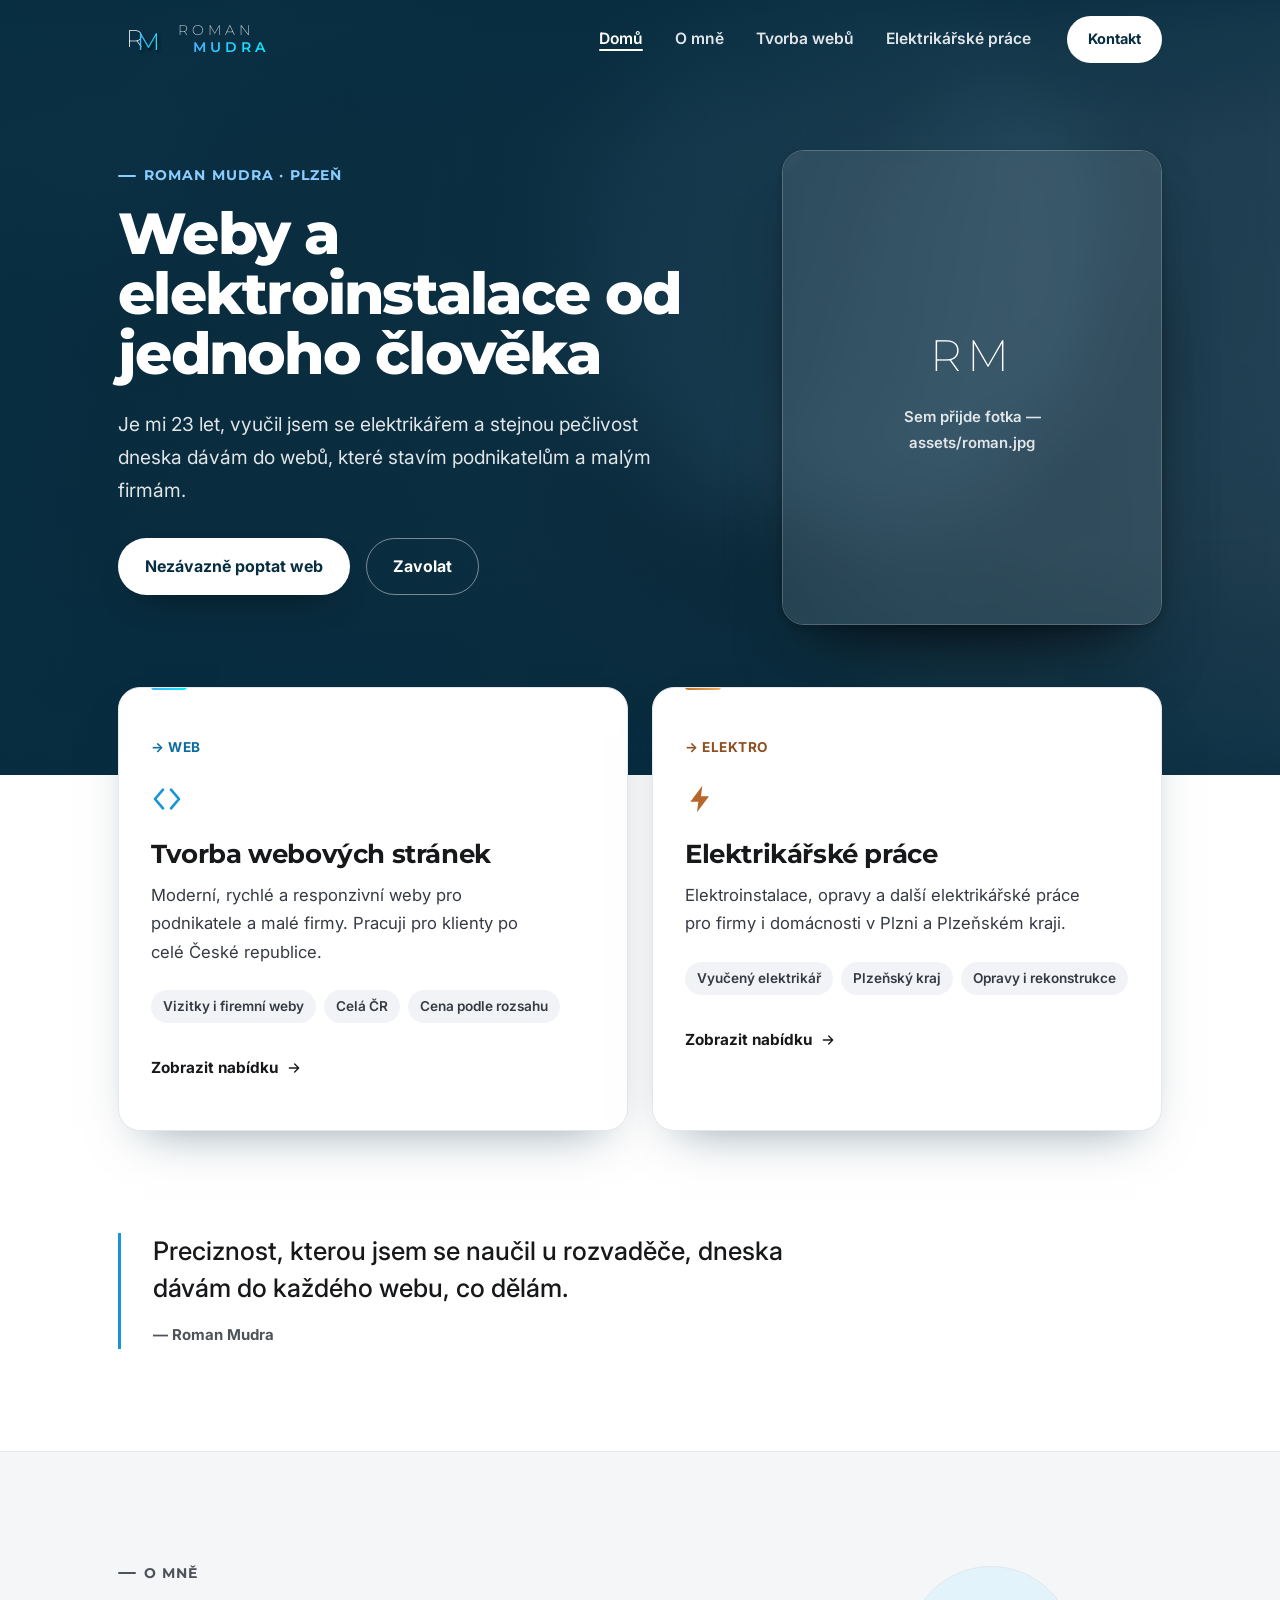
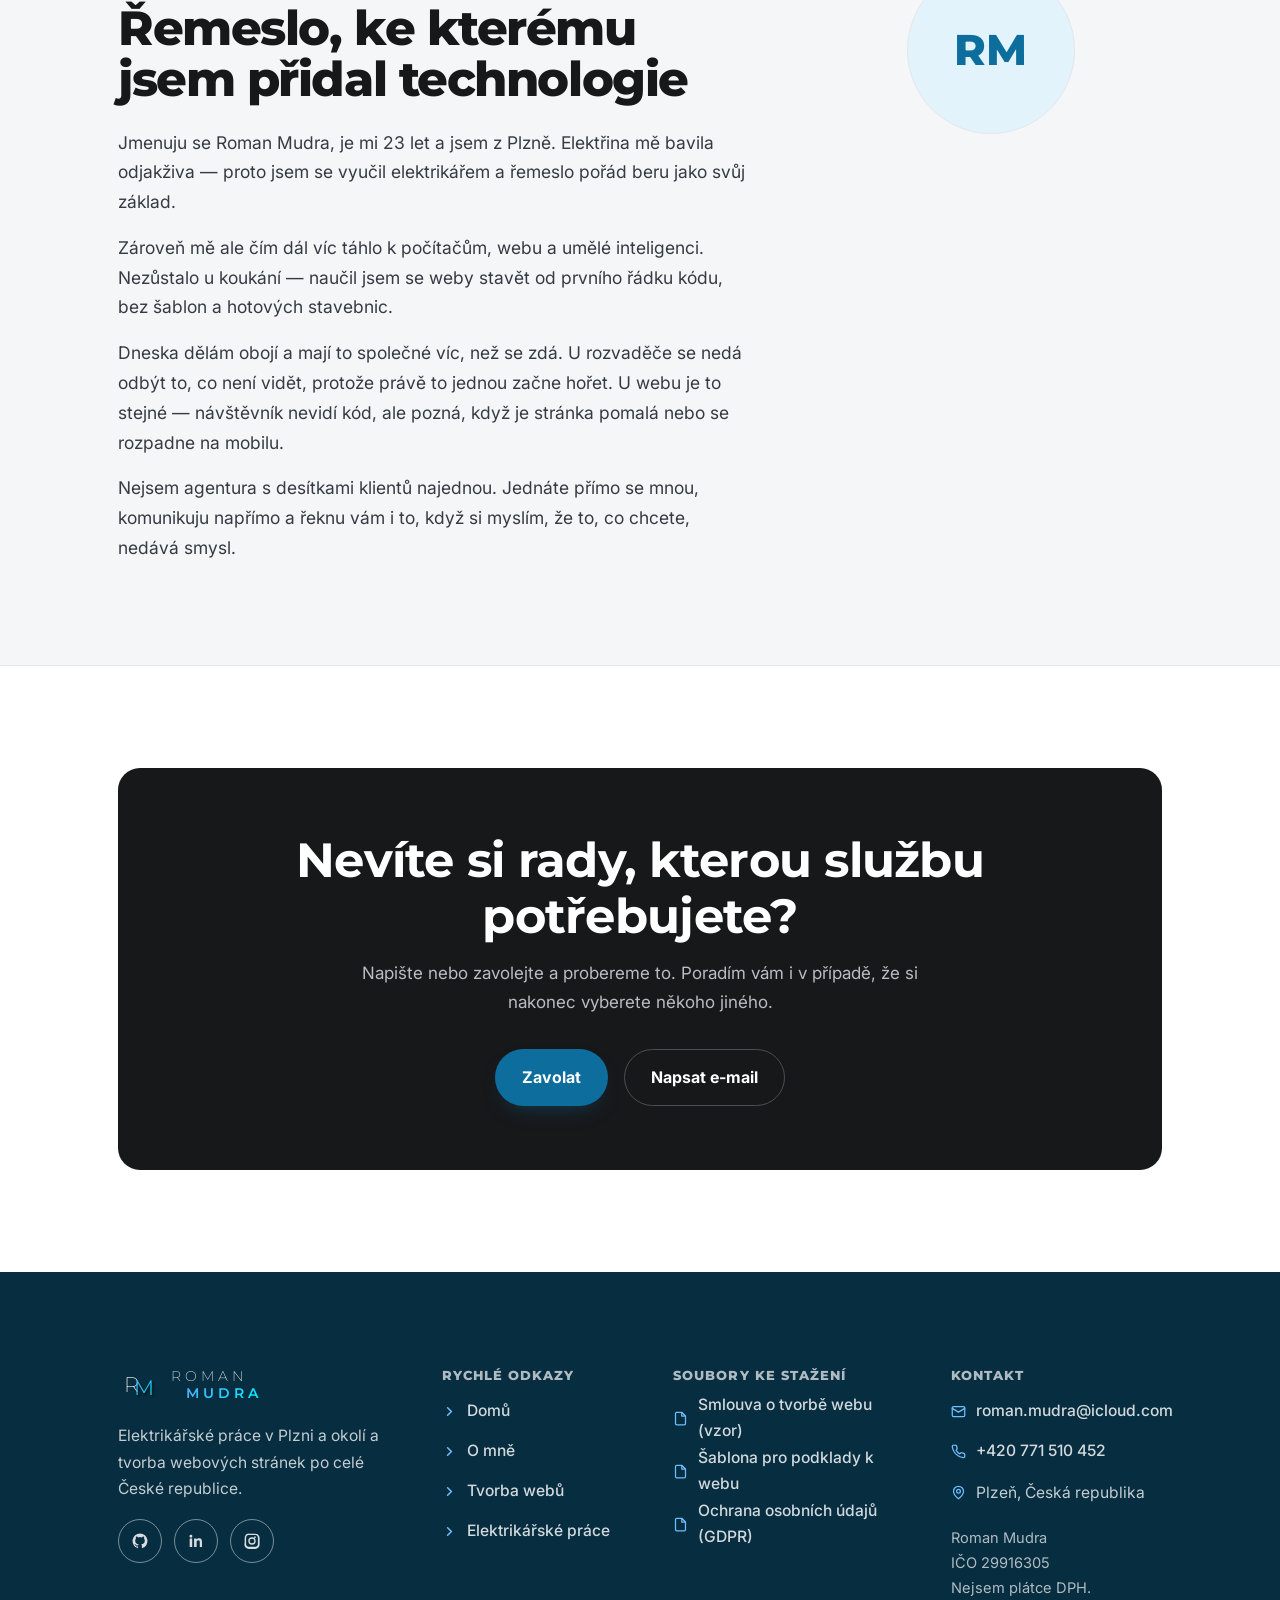
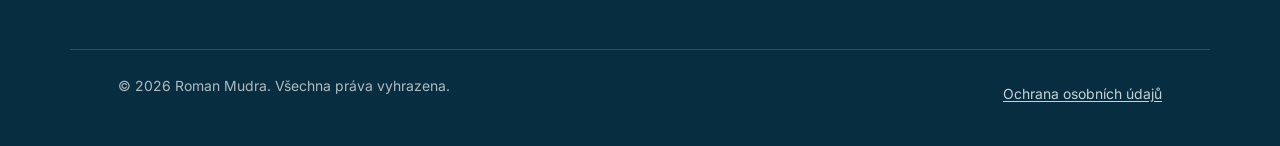
<file: index.html>
﻿<!DOCTYPE html>
<html lang="cs">
<head>
<meta charset="UTF-8">
<meta name="viewport" content="width=device-width, initial-scale=1.0">

<!-- ===================================================================
     ZBÝVÁ DOPLNIT NA VŠECH STRÁNKÁCH:
       https://romanmudra.cz   → skutečná adresa webu, až bude doména
                                 (canonical, og:url, JSON-LD,
                                  robots.txt a sitemap.xml)
       href="#"                → odkazy na sociální sítě v patičce
       FORM_ENDPOINT           → v assets/skript.js, aby poptávky
                                 opravdu chodily (viz formspree.io)

     HOTOVO: telefon +420 771 510 452, e-mail roman.mudra@icloud.com,
     IČO 29916305, neplátce DPH.
     =================================================================== -->

<title>Roman Mudra | Tvorba webových stránek a elektrikářské práce v Plzni</title>
<meta name="description" content="Roman Mudra – tvorba moderních webových stránek pro podnikatele a malé firmy po celé ČR a elektrikářské práce v Plzni a Plzeňském kraji.">
<link rel="canonical" href="https://romanmudra.cz/">
<meta name="theme-color" content="#0D6E9E">

<meta property="og:title" content="Roman Mudra | Tvorba webových stránek a elektrikářské práce">
<meta property="og:description" content="Weby pro podnikatele a malé firmy po celé ČR. Elektrikářské práce v Plzni a Plzeňském kraji.">
<meta property="og:type" content="website">
<meta property="og:locale" content="cs_CZ">
<meta property="og:url" content="https://romanmudra.cz/">
<meta property="og:image" content="https://romanmudra.cz/assets/nahled-web.png">
<meta property="og:image:width" content="1200">
<meta property="og:image:height" content="630">
<meta property="og:image:alt" content="Roman Mudra — webové stránky a elektrikářské práce">
<meta name="twitter:card" content="summary_large_image">

<link rel="icon" href="assets/favicon.svg?v=3" type="image/svg+xml">
<link rel="apple-touch-icon" href="assets/apple-touch-icon.png?v=4">

<link rel="preconnect" href="https://fonts.googleapis.com">
<link rel="preconnect" href="https://fonts.gstatic.com" crossorigin>
<link href="https://fonts.googleapis.com/css2?family=Inter:wght@400;500;600;700&family=Montserrat:wght@200;300;400;500;600;700;800&display=swap" rel="stylesheet">
<link rel="stylesheet" href="assets/styl.css?v=6">

<script type="application/ld+json">
{
  "@context": "https://schema.org",
  "@graph": [
    {
      "@type": "Person",
      "@id": "https://romanmudra.cz/#roman",
      "name": "Roman Mudra",
      "jobTitle": "Elektrikář a tvůrce webových stránek",
      "url": "https://romanmudra.cz/",
      "email": "roman.mudra@icloud.com",
      "address": {
        "@type": "PostalAddress",
        "addressLocality": "Plzeň",
        "addressCountry": "CZ"
      }
    },
    {
      "@type": "ProfessionalService",
      "@id": "https://romanmudra.cz/#firma",
      "name": "Roman Mudra — webové stránky a elektrikářské práce",
      "description": "Tvorba webových stránek pro podnikatele a malé firmy po celé ČR a elektrikářské práce v Plzni a Plzeňském kraji.",
      "url": "https://romanmudra.cz/",
      "image": "https://romanmudra.cz/assets/nahled-web.png",
      "email": "roman.mudra@icloud.com",
      "telephone": "+420771510452",
      "founder": { "@id": "https://romanmudra.cz/#roman" },
      "address": {
        "@type": "PostalAddress",
        "addressLocality": "Plzeň",
        "addressRegion": "Plzeňský kraj",
        "addressCountry": "CZ"
      },
      "areaServed": [
        { "@type": "Country", "name": "Česká republika" },
        { "@type": "AdministrativeArea", "name": "Plzeňský kraj" }
      ],
      "priceRange": "$$",
      "hasOfferCatalog": {
        "@type": "OfferCatalog",
        "name": "Nabízené služby",
        "itemListElement": [
          {
            "@type": "Offer",
            "itemOffered": {
              "@type": "Service",
              "name": "Tvorba webových stránek",
              "url": "https://romanmudra.cz/tvorba-webu.html",
              "areaServed": { "@type": "Country", "name": "Česká republika" }
            }
          },
          {
            "@type": "Offer",
            "itemOffered": {
              "@type": "Service",
              "name": "Elektrikářské práce",
              "url": "https://romanmudra.cz/elektrikarske-prace.html",
              "areaServed": { "@type": "AdministrativeArea", "name": "Plzeňský kraj" }
            }
          }
        ]
      }
    }
  ]
}
</script>
</head>
<body class="uvod-foto">

<a class="skip-link" href="#obsah">Přeskočit na obsah</a>

<header class="site-header">
  <div class="container header-inner">
    <a href="index.html" class="logo logo--svetle" aria-label="Roman Mudra — domů">
      <svg class="logo-mark" viewBox="0 0 100 60" role="img" aria-label="RM">
        <defs>
          <linearGradient id="lgBlueHead" x1="0%" y1="0%" x2="100%" y2="100%"><stop offset="0%" stop-color="#4facfe"/><stop offset="100%" stop-color="#00f2fe"/></linearGradient>
          <filter id="lsBlueHead" x="-20%" y="-20%" width="140%" height="140%"><feDropShadow dx="3" dy="5" stdDeviation="3" flood-color="#000000" flood-opacity="0.9"/></filter>
        </defs>
        <text x="15" y="45" font-family="Montserrat, sans-serif" font-weight="200" font-size="48" fill="currentColor">R</text>
        <text x="38" y="52" font-family="Montserrat, sans-serif" font-weight="300" font-size="48" fill="url(#lgBlueHead)" filter="url(#lsBlueHead)">M</text>
      </svg>
      <span class="logo-wordmark">
        <span class="logo-word-roman">ROMAN</span>
        <span class="logo-word-mudra">MUDRA</span>
      </span>
    </a>
    <nav class="site-nav" id="siteNav" aria-label="Hlavní navigace">
      <div class="nav-links">
        <a href="index.html" class="nav-link">Domů</a>
        <a href="#o-mne" class="nav-link">O mně</a>
        <a href="tvorba-webu.html" class="nav-link">Tvorba webů</a>
        <a href="elektrikarske-prace.html" class="nav-link">Elektrikářské práce</a>
      </div>
      <a href="#kontakt" class="btn btn-primary btn-small">Kontakt</a>
    </nav>
    <button class="nav-toggle" id="navToggle" aria-label="Otevřít menu" aria-expanded="false" aria-controls="siteNav">
      <span></span><span></span><span></span>
    </button>
  </div>
</header>

<main id="obsah">

  <!-- ÚVOD -->
  <section class="uvod">
    <!-- Fotku klidně vyměň za svou. Závoj počítá i s úplně světlou
         fotkou, takže se nemusí řešit, jestli je dost tmavá. -->
    <div class="uvod-foto">
      <img src="assets/uvod-domu.jpg" alt="" width="1920" height="1100" fetchpriority="high">
    </div>
    <div class="uvod-zavoj"></div>
    <div class="container uvod-mrizka">
      <div class="uvod-obsah">
        <span class="eyebrow">Roman Mudra · Plzeň</span>
        <h1 class="uvod-titul">Weby a elektroinstalace od jednoho člověka</h1>
        <p class="uvod-text">Je mi 23 let, vyučil jsem se elektrikářem a stejnou pečlivost dneska dávám do webů, které stavím podnikatelům a malým firmám.</p>
        <div class="hero-actions">
          <a href="tvorba-webu.html#poptavka" class="btn btn-primary">Nezávazně poptat web</a>
          <a href="tel:+420771510452" class="btn btn-ghost">Zavolat</a>
        </div>
      </div>

      <!-- ============================================================
           FOTKA DO ÚVODU
           Až budeš mít fotku, ulož ji jako assets/roman.jpg (na výšku,
           ideálně 800 × 1000 px) a celý <div class="uvod-portret-zastup">
           nahraď tímhle řádkem:
             <img src="assets/roman.jpg" alt="Roman Mudra" width="800" height="1000">
           Zbytek se postará sám — ořez, zaoblení i stín.
           ============================================================ -->
      <div class="uvod-portret">
        <div class="uvod-portret-zastup">
          <strong>RM</strong>
          <span>Sem přijde fotka — assets/roman.jpg</span>
        </div>
      </div>
    </div>
  </section>

  <!-- ROZCESTNÍK -->
  <section class="container" aria-labelledby="rozcestnik-nadpis">
    <h2 id="rozcestnik-nadpis" class="visually-hidden">Co pro vás můžu udělat</h2>
    <div class="tiles tiles--preklad">
      <a href="tvorba-webu.html" class="tile tile--web reveal">
        <span class="tile-tag">→ Web</span>
        <svg class="tile-icon" viewBox="0 0 24 24" aria-hidden="true">
          <path d="M9 5 3 12l6 7M15 5l6 7-6 7" stroke="currentColor" stroke-width="2" stroke-linecap="round" stroke-linejoin="round" fill="none"/>
        </svg>
        <h3 class="tile-title">Tvorba webových stránek</h3>
        <p class="tile-desc">Moderní, rychlé a responzivní weby pro podnikatele a malé firmy. Pracuji pro klienty po celé České republice.</p>
        <span class="tile-points">
          <span class="tile-point">Vizitky i firemní weby</span>
          <span class="tile-point">Celá ČR</span>
          <span class="tile-point">Cena podle rozsahu</span>
        </span>
        <span class="tile-cta">Zobrazit nabídku
          <svg viewBox="0 0 24 24" aria-hidden="true"><path d="M5 12h14M13 6l6 6-6 6" stroke="currentColor" stroke-width="2" stroke-linecap="round" stroke-linejoin="round" fill="none"/></svg>
        </span>
      </a>
      <a href="elektrikarske-prace.html" class="tile tile--electro reveal">
        <span class="tile-tag">→ Elektro</span>
        <svg class="tile-icon" viewBox="0 0 24 24" aria-hidden="true">
          <path d="M13 2 4 14h6l-1 8 9-12h-6l1-8Z" fill="currentColor"/>
        </svg>
        <h3 class="tile-title">Elektrikářské práce</h3>
        <p class="tile-desc">Elektroinstalace, opravy a další elektrikářské práce pro firmy i domácnosti v Plzni a Plzeňském kraji.</p>
        <span class="tile-points">
          <span class="tile-point">Vyučený elektrikář</span>
          <span class="tile-point">Plzeňský kraj</span>
          <span class="tile-point">Opravy i rekonstrukce</span>
        </span>
        <span class="tile-cta">Zobrazit nabídku
          <svg viewBox="0 0 24 24" aria-hidden="true"><path d="M5 12h14M13 6l6 6-6 6" stroke="currentColor" stroke-width="2" stroke-linecap="round" stroke-linejoin="round" fill="none"/></svg>
        </span>
      </a>
    </div>
  </section>

  <!-- CITÁT -->
  <section class="section">
    <div class="container">
      <blockquote class="pull-quote reveal">
        <p>Preciznost, kterou jsem se naučil u rozvaděče, dneska dávám do každého webu, co dělám.</p>
        <cite>— Roman Mudra</cite>
      </blockquote>
    </div>
  </section>

  <!-- O MNĚ
       Sekce je jen tady, na rozcestníku. Na podstránkách záměrně není —
       kdo si vybral dlaždici, už o mně četl a nemá důvod číst to podruhé. -->
  <section class="section section--alt" id="o-mne" aria-labelledby="o-mne-nadpis">
    <div class="container about-grid">
      <div class="about-text reveal">
        <span class="eyebrow eyebrow--muted">O mně</span>
        <h2 id="o-mne-nadpis" class="block-head">Řemeslo, ke kterému jsem přidal technologie</h2>
        <p>Jmenuju se Roman Mudra, je mi 23 let a jsem z Plzně. Elektřina mě bavila odjakživa — proto jsem se vyučil elektrikářem a řemeslo pořád beru jako svůj základ.</p>
        <p>Zároveň mě ale čím dál víc táhlo k počítačům, webu a umělé inteligenci. Nezůstalo u koukání — naučil jsem se weby stavět od prvního řádku kódu, bez šablon a hotových stavebnic.</p>
        <p>Dneska dělám obojí a mají to společné víc, než se zdá. U rozvaděče se nedá odbýt to, co není vidět, protože právě to jednou začne hořet. U webu je to stejné — návštěvník nevidí kód, ale pozná, když je stránka pomalá nebo se rozpadne na mobilu.</p>
        <p>Nejsem agentura s desítkami klientů najednou. Jednáte přímo se mnou, komunikuju napřímo a řeknu vám i to, když si myslím, že to, co chcete, nedává smysl.</p>
      </div>
      <div class="avatar-wrap reveal">
        <!-- Až budeš mít fotku, nahraď obsah kolečka za:
             <img src="assets/roman.jpg" alt="Roman Mudra" width="336" height="336"> -->
        <div class="avatar-circle"><span>RM</span></div>
      </div>
    </div>
  </section>

  <!-- KONTAKT / VÝZVA -->
  <section class="section" id="kontakt" aria-labelledby="kontakt-nadpis">
    <div class="container">
      <div class="cta-band reveal">
        <h2 id="kontakt-nadpis">Nevíte si rady, kterou službu potřebujete?</h2>
        <p>Napište nebo zavolejte a probereme to. Poradím vám i v případě, že si nakonec vyberete někoho jiného.</p>
        <div class="hero-actions">
          <a href="tel:+420771510452" class="btn btn-primary">Zavolat</a>
          <a href="mailto:roman.mudra@icloud.com" class="btn btn-ghost">Napsat e-mail</a>
        </div>
      </div>
    </div>
  </section>

</main>

<footer class="site-footer">
  <div class="container footer-inner">
    <div class="footer-brand">
      <div class="logo logo--svetle" aria-label="Roman Mudra">
        <svg class="logo-mark" viewBox="0 0 100 60" role="img" aria-label="RM">
          <defs>
            <linearGradient id="lgBlueFoot" x1="0%" y1="0%" x2="100%" y2="100%"><stop offset="0%" stop-color="#4facfe"/><stop offset="100%" stop-color="#00f2fe"/></linearGradient>
            <filter id="lsBlueFoot" x="-20%" y="-20%" width="140%" height="140%"><feDropShadow dx="3" dy="5" stdDeviation="3" flood-color="#000000" flood-opacity="0.9"/></filter>
          </defs>
          <text x="15" y="45" font-family="Montserrat, sans-serif" font-weight="200" font-size="48" fill="currentColor">R</text>
          <text x="38" y="52" font-family="Montserrat, sans-serif" font-weight="300" font-size="48" fill="url(#lgBlueFoot)" filter="url(#lsBlueFoot)">M</text>
        </svg>
        <span class="logo-wordmark">
          <span class="logo-word-roman">ROMAN</span>
          <span class="logo-word-mudra">MUDRA</span>
        </span>
      </div>
      <p>Elektrikářské práce v Plzni a okolí a tvorba webových stránek po celé České republice.</p>
      <div class="footer-social">
        <a href="#" aria-label="GitHub"><svg viewBox="0 0 24 24" aria-hidden="true"><path fill="currentColor" d="M12 2a10 10 0 0 0-3.16 19.49c.5.09.68-.22.68-.48v-1.7c-2.78.6-3.37-1.34-3.37-1.34-.46-1.16-1.11-1.47-1.11-1.47-.9-.62.07-.6.07-.6 1 .07 1.53 1.03 1.53 1.03.89 1.52 2.34 1.08 2.91.83.09-.65.35-1.08.63-1.33-2.22-.25-4.56-1.11-4.56-4.95 0-1.09.39-1.99 1.03-2.69-.1-.25-.45-1.27.1-2.64 0 0 .84-.27 2.75 1.02a9.6 9.6 0 0 1 5 0c1.91-1.29 2.75-1.02 2.75-1.02.55 1.37.2 2.39.1 2.64.64.7 1.03 1.6 1.03 2.69 0 3.85-2.34 4.7-4.57 4.94.36.31.68.92.68 1.85v2.74c0 .26.18.58.69.48A10 10 0 0 0 12 2Z"/></svg></a>
        <a href="#" aria-label="LinkedIn"><svg viewBox="0 0 24 24" aria-hidden="true"><path fill="currentColor" d="M6.94 8.5H3.56V20h3.38V8.5ZM5.25 3.6a1.96 1.96 0 1 0 0 3.92 1.96 1.96 0 0 0 0-3.92ZM20.44 20h-3.37v-5.93c0-1.41-.03-3.23-1.97-3.23-1.97 0-2.27 1.54-2.27 3.13V20H9.46V8.5h3.24v1.57h.05c.45-.86 1.56-1.76 3.2-1.76 3.43 0 4.06 2.26 4.06 5.19V20Z"/></svg></a>
        <a href="#" aria-label="Instagram"><svg viewBox="0 0 24 24" aria-hidden="true"><path fill="currentColor" d="M12 2.2c2.7 0 3 .01 4.12.06 1.1.05 1.85.23 2.5.48.68.26 1.26.62 1.83 1.19.57.57.93 1.15 1.19 1.83.25.65.43 1.4.48 2.5.05 1.12.06 1.42.06 4.12s-.01 3-.06 4.12c-.05 1.1-.23 1.85-.48 2.5-.26.68-.62 1.26-1.19 1.83-.57.57-1.15.93-1.83 1.19-.65.25-1.4.43-2.5.48-1.12.05-1.42.06-4.12.06s-3-.01-4.12-.06c-1.1-.05-1.85-.23-2.5-.48a4.94 4.94 0 0 1-1.83-1.19 4.94 4.94 0 0 1-1.19-1.83c-.25-.65-.43-1.4-.48-2.5C2.21 15 2.2 14.7 2.2 12s.01-3 .06-4.12c.05-1.1.23-1.85.48-2.5.26-.68.62-1.26 1.19-1.83A4.94 4.94 0 0 1 5.76 2.36c.65-.25 1.4-.43 2.5-.48C9.38 2.21 9.7 2.2 12 2.2Zm0 1.8c-2.66 0-2.97.01-4.02.06-.9.04-1.39.19-1.71.32-.43.17-.74.37-1.06.69-.32.32-.52.63-.69 1.06-.13.32-.28.81-.32 1.71-.05 1.05-.06 1.36-.06 4.02s.01 2.97.06 4.02c.04.9.19 1.39.32 1.71.17.43.37.74.69 1.06.32.32.63.52 1.06.69.32.13.81.28 1.71.32 1.05.05 1.36.06 4.02.06s2.97-.01 4.02-.06c.9-.04 1.39-.19 1.71-.32.43-.17.74-.37 1.06-.69.32-.32.52-.63.69-1.06.13-.32.28-.81.32-1.71.05-1.05.06-1.36.06-4.02s-.01-2.97-.06-4.02c-.04-.9-.19-1.39-.32-1.71a2.85 2.85 0 0 0-.69-1.06 2.85 2.85 0 0 0-1.06-.69c-.32-.13-.81-.28-1.71-.32-1.05-.05-1.36-.06-4.02-.06Zm0 3.06a4.94 4.94 0 1 1 0 9.88 4.94 4.94 0 0 1 0-9.88Zm0 1.8a3.14 3.14 0 1 0 0 6.28 3.14 3.14 0 0 0 0-6.28Zm5.13-1.99a1.15 1.15 0 1 1-2.3 0 1.15 1.15 0 0 1 2.3 0Z"/></svg></a>
      </div>
    </div>
    <div class="footer-col">
      <h3>Rychlé odkazy</h3>
      <a href="index.html"><svg viewBox="0 0 24 24" aria-hidden="true"><path d="m9 6 6 6-6 6" stroke="currentColor" stroke-width="2.5" stroke-linecap="round" stroke-linejoin="round" fill="none"/></svg>Domů</a>
      <a href="#o-mne"><svg viewBox="0 0 24 24" aria-hidden="true"><path d="m9 6 6 6-6 6" stroke="currentColor" stroke-width="2.5" stroke-linecap="round" stroke-linejoin="round" fill="none"/></svg>O mně</a>
      <a href="tvorba-webu.html"><svg viewBox="0 0 24 24" aria-hidden="true"><path d="m9 6 6 6-6 6" stroke="currentColor" stroke-width="2.5" stroke-linecap="round" stroke-linejoin="round" fill="none"/></svg>Tvorba webů</a>
      <a href="elektrikarske-prace.html"><svg viewBox="0 0 24 24" aria-hidden="true"><path d="m9 6 6 6-6 6" stroke="currentColor" stroke-width="2.5" stroke-linecap="round" stroke-linejoin="round" fill="none"/></svg>Elektrikářské práce</a>
    </div>
    <div class="footer-col">
      <h3>Soubory ke stažení</h3>
      <a href="dokumenty/smlouva-o-tvorbe-webu.html"><svg viewBox="0 0 24 24" aria-hidden="true"><path d="M14 2H6a2 2 0 0 0-2 2v16a2 2 0 0 0 2 2h12a2 2 0 0 0 2-2V8Zm0 0v6h6" stroke="currentColor" stroke-width="2" stroke-linecap="round" stroke-linejoin="round" fill="none"/></svg>Smlouva o tvorbě webu (vzor)</a>
      <a href="dokumenty/podklady-pro-web.html"><svg viewBox="0 0 24 24" aria-hidden="true"><path d="M14 2H6a2 2 0 0 0-2 2v16a2 2 0 0 0 2 2h12a2 2 0 0 0 2-2V8Zm0 0v6h6" stroke="currentColor" stroke-width="2" stroke-linecap="round" stroke-linejoin="round" fill="none"/></svg>Šablona pro podklady k webu</a>
      <a href="zasady-ochrany-osobnich-udaju.html"><svg viewBox="0 0 24 24" aria-hidden="true"><path d="M14 2H6a2 2 0 0 0-2 2v16a2 2 0 0 0 2 2h12a2 2 0 0 0 2-2V8Zm0 0v6h6" stroke="currentColor" stroke-width="2" stroke-linecap="round" stroke-linejoin="round" fill="none"/></svg>Ochrana osobních údajů (GDPR)</a>
    </div>
    <div class="footer-col">
      <h3>Kontakt</h3>
      <a href="mailto:roman.mudra@icloud.com"><svg viewBox="0 0 24 24" aria-hidden="true"><path d="M4 4h16a2 2 0 0 1 2 2v12a2 2 0 0 1-2 2H4a2 2 0 0 1-2-2V6a2 2 0 0 1 2-2Z" stroke="currentColor" stroke-width="2" fill="none"/><path d="m22 7-10 6L2 7" stroke="currentColor" stroke-width="2" stroke-linecap="round" stroke-linejoin="round" fill="none"/></svg>roman.mudra@icloud.com</a>
      <a href="tel:+420771510452"><svg viewBox="0 0 24 24" aria-hidden="true"><path d="M22 16.9v3a2 2 0 0 1-2.2 2 19.8 19.8 0 0 1-8.6-3.1 19.5 19.5 0 0 1-6-6A19.8 19.8 0 0 1 2.1 4.2 2 2 0 0 1 4.1 2h3a2 2 0 0 1 2 1.7c.1 1 .3 1.9.6 2.8a2 2 0 0 1-.5 2.1L8 9.8a16 16 0 0 0 6 6l1.2-1.2a2 2 0 0 1 2.1-.5c.9.3 1.8.5 2.8.6a2 2 0 0 1 1.7 2Z" stroke="currentColor" stroke-width="2" stroke-linecap="round" stroke-linejoin="round" fill="none"/></svg>+420 771 510 452</a>
      <p class="footer-radek"><svg viewBox="0 0 24 24" aria-hidden="true"><path d="M20 10c0 6-8 12-8 12s-8-6-8-12a8 8 0 0 1 16 0Z" stroke="currentColor" stroke-width="2" stroke-linecap="round" stroke-linejoin="round" fill="none"/><circle cx="12" cy="10" r="3" stroke="currentColor" stroke-width="2" fill="none"/></svg>Plzeň, Česká republika</p>
      <p class="footer-legal">Roman Mudra<br>IČO 29916305<br>Nejsem plátce DPH.</p>
    </div>
  </div>
  <div class="container footer-bottom">
    <p>&copy; <span data-year></span> Roman Mudra. Všechna práva vyhrazena.</p>
    <p><a href="zasady-ochrany-osobnich-udaju.html">Ochrana osobních údajů</a></p>
  </div>
</footer>

<script src="assets/skript.js?v=6"></script>
</body>
</html>
</file>
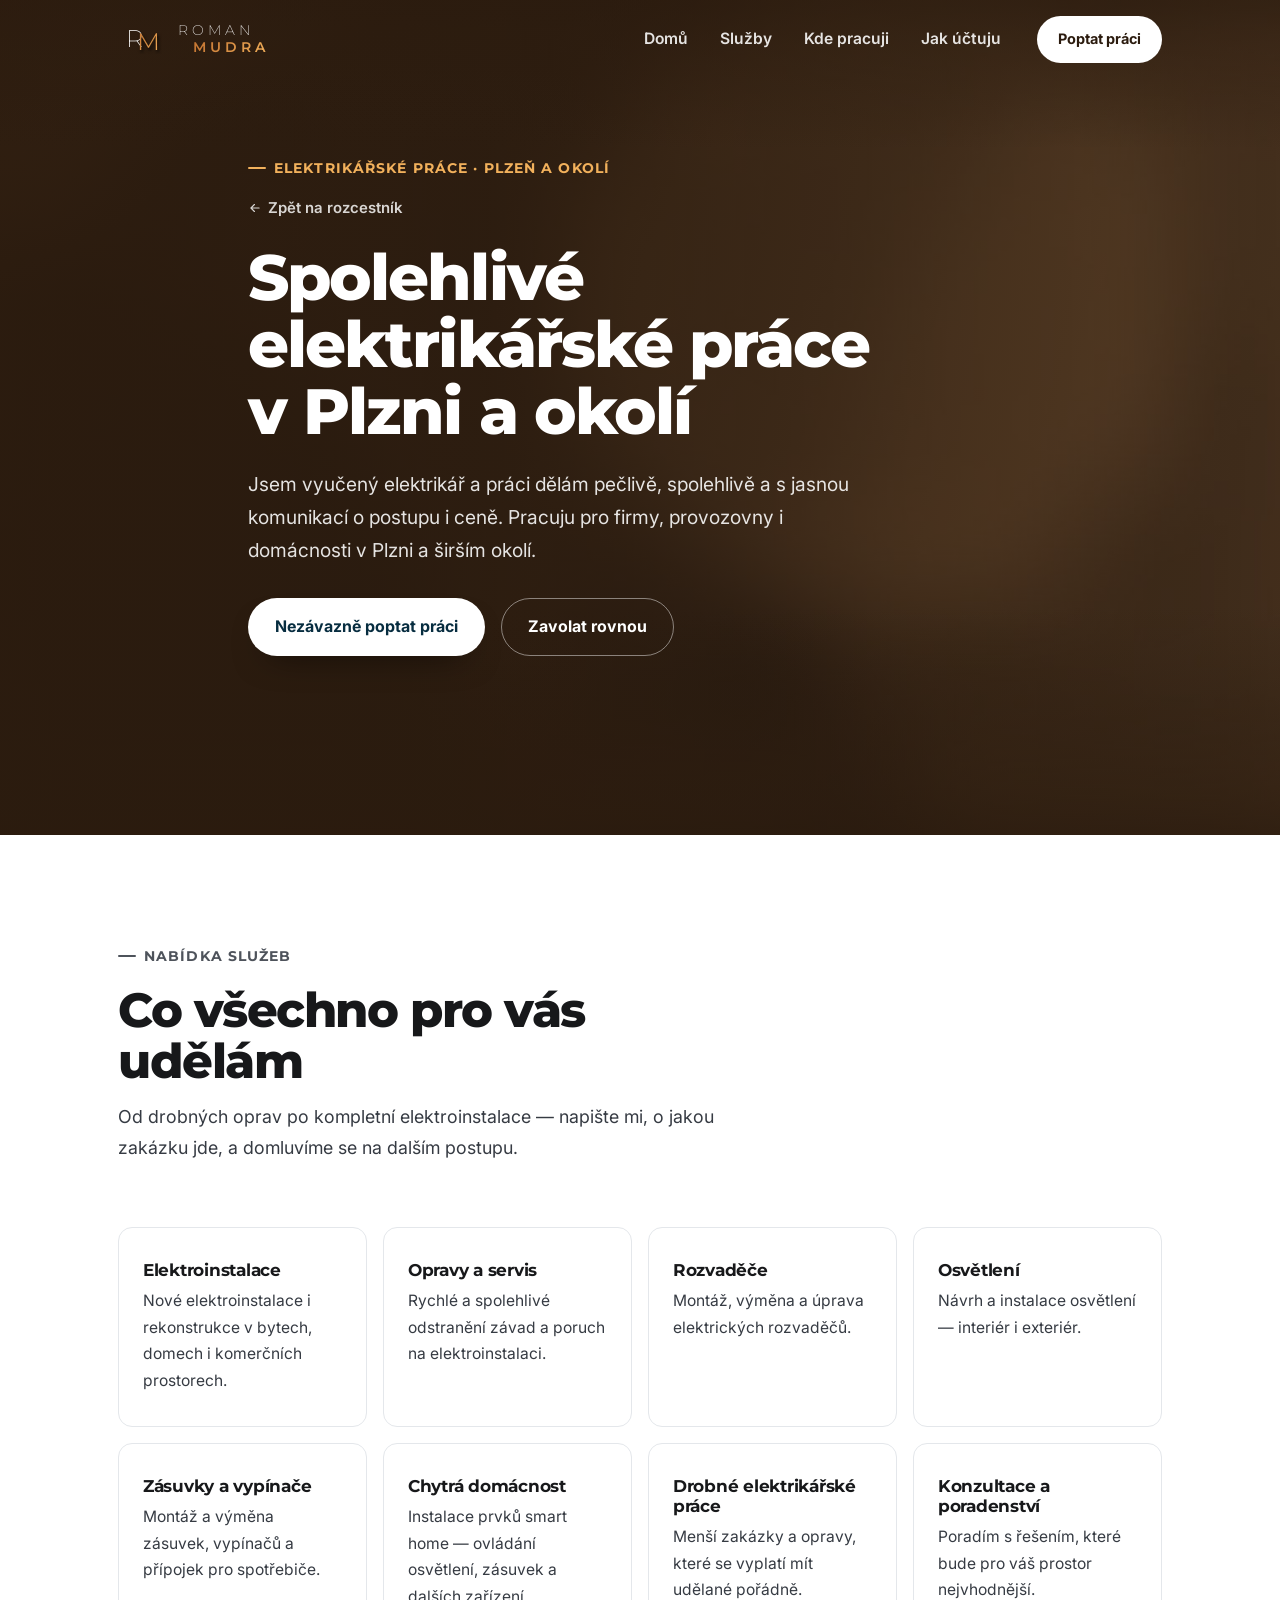
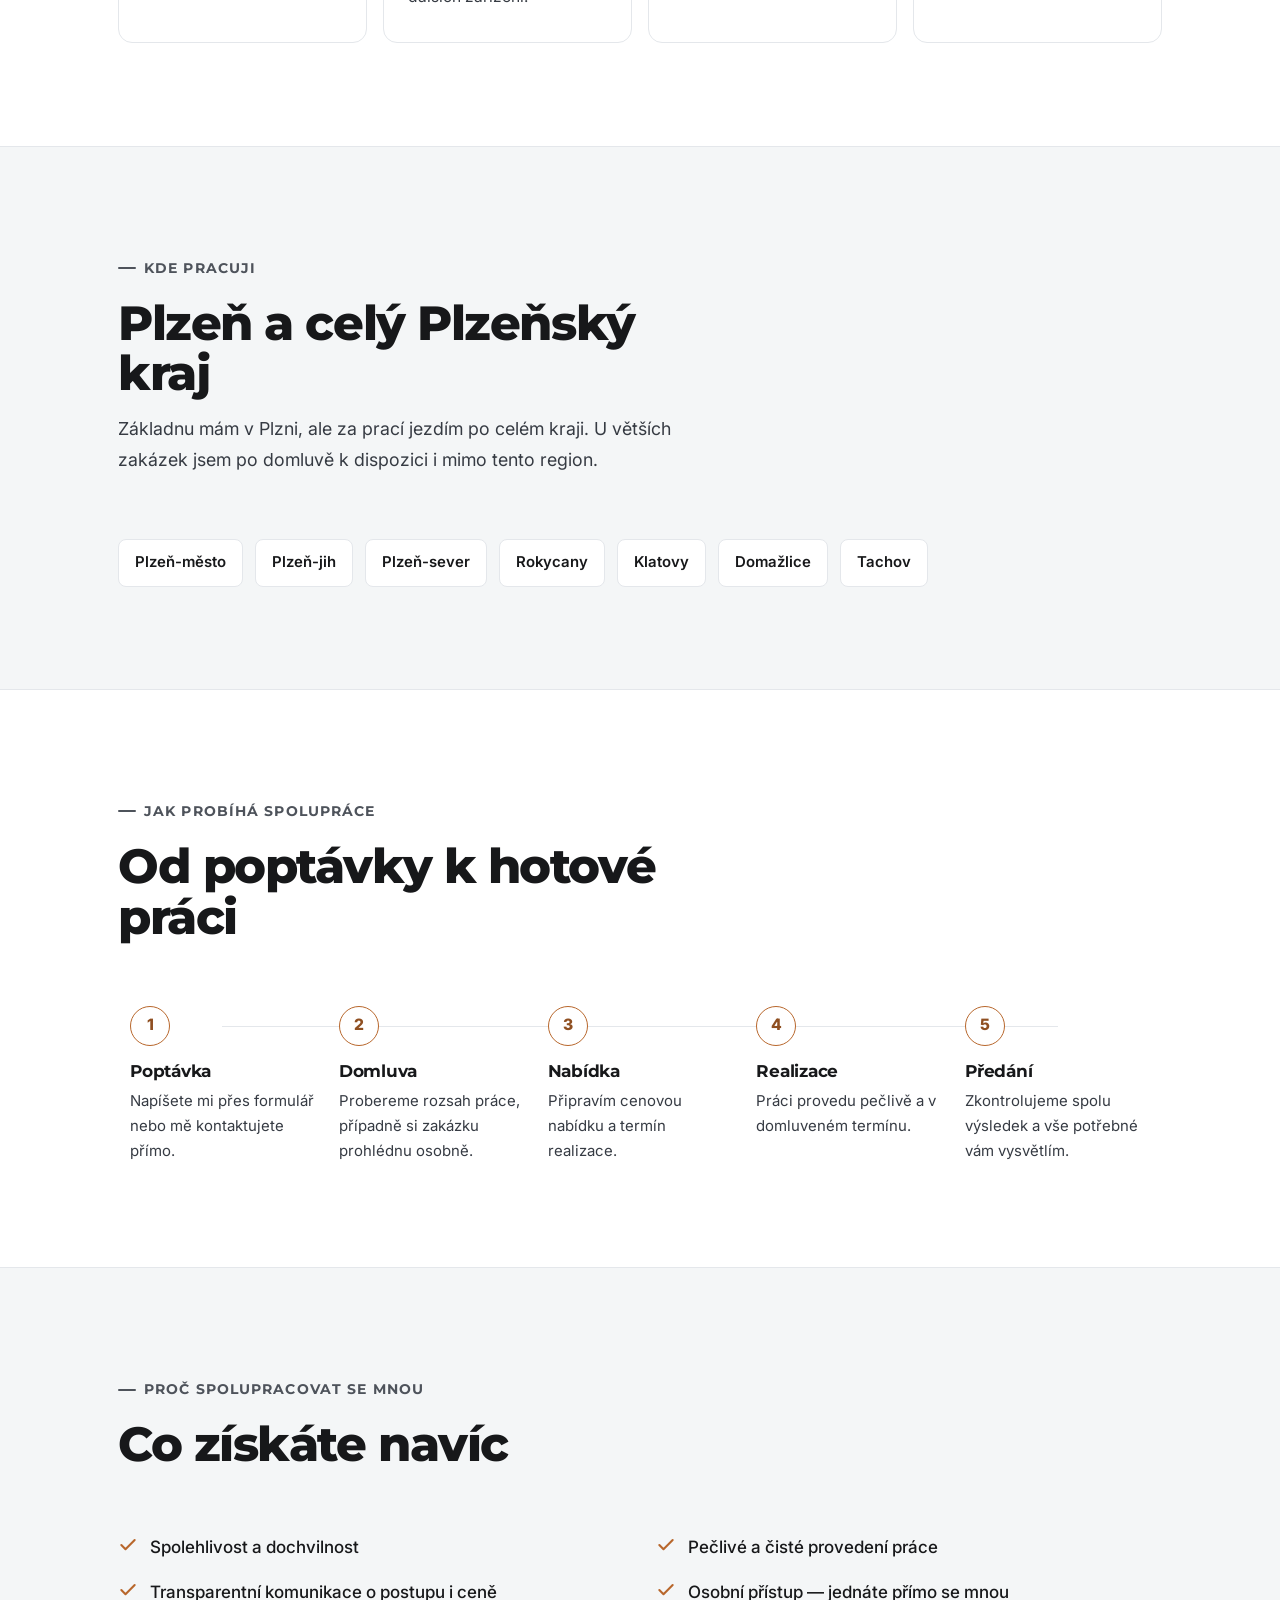
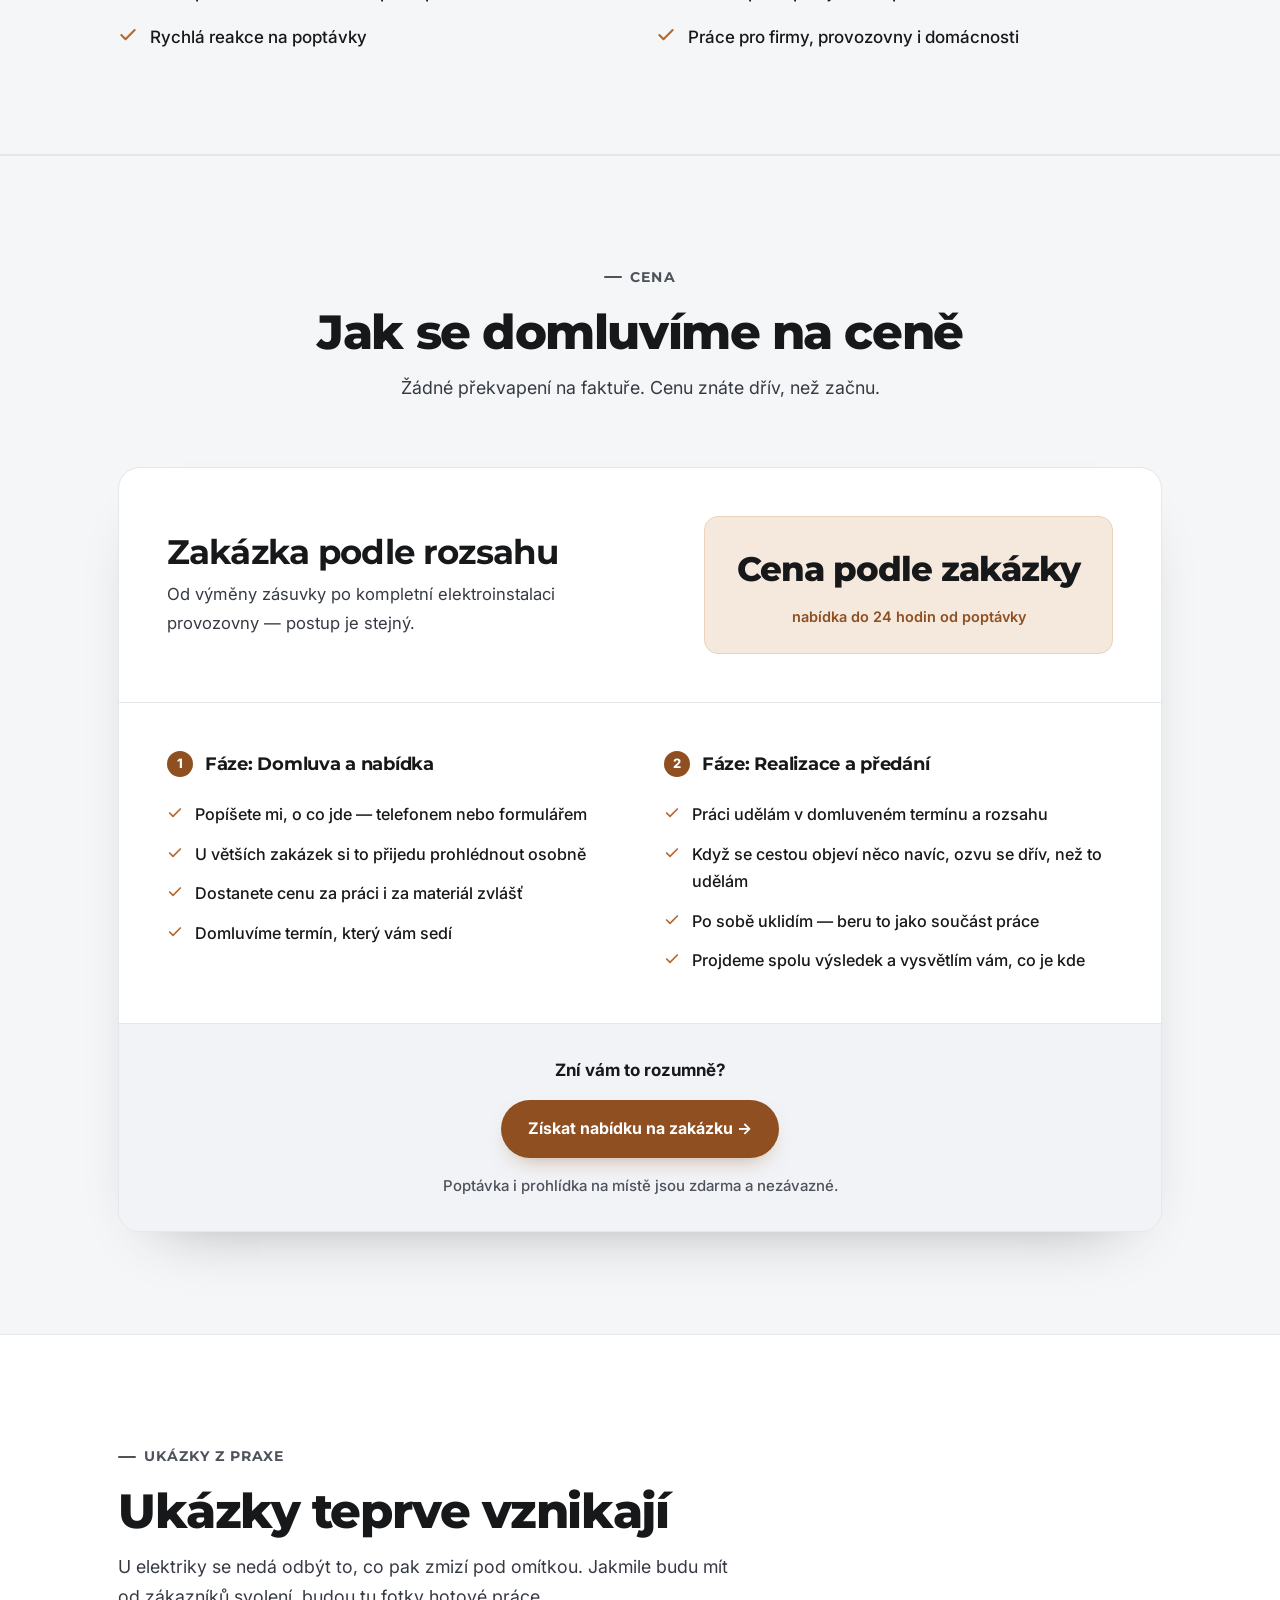
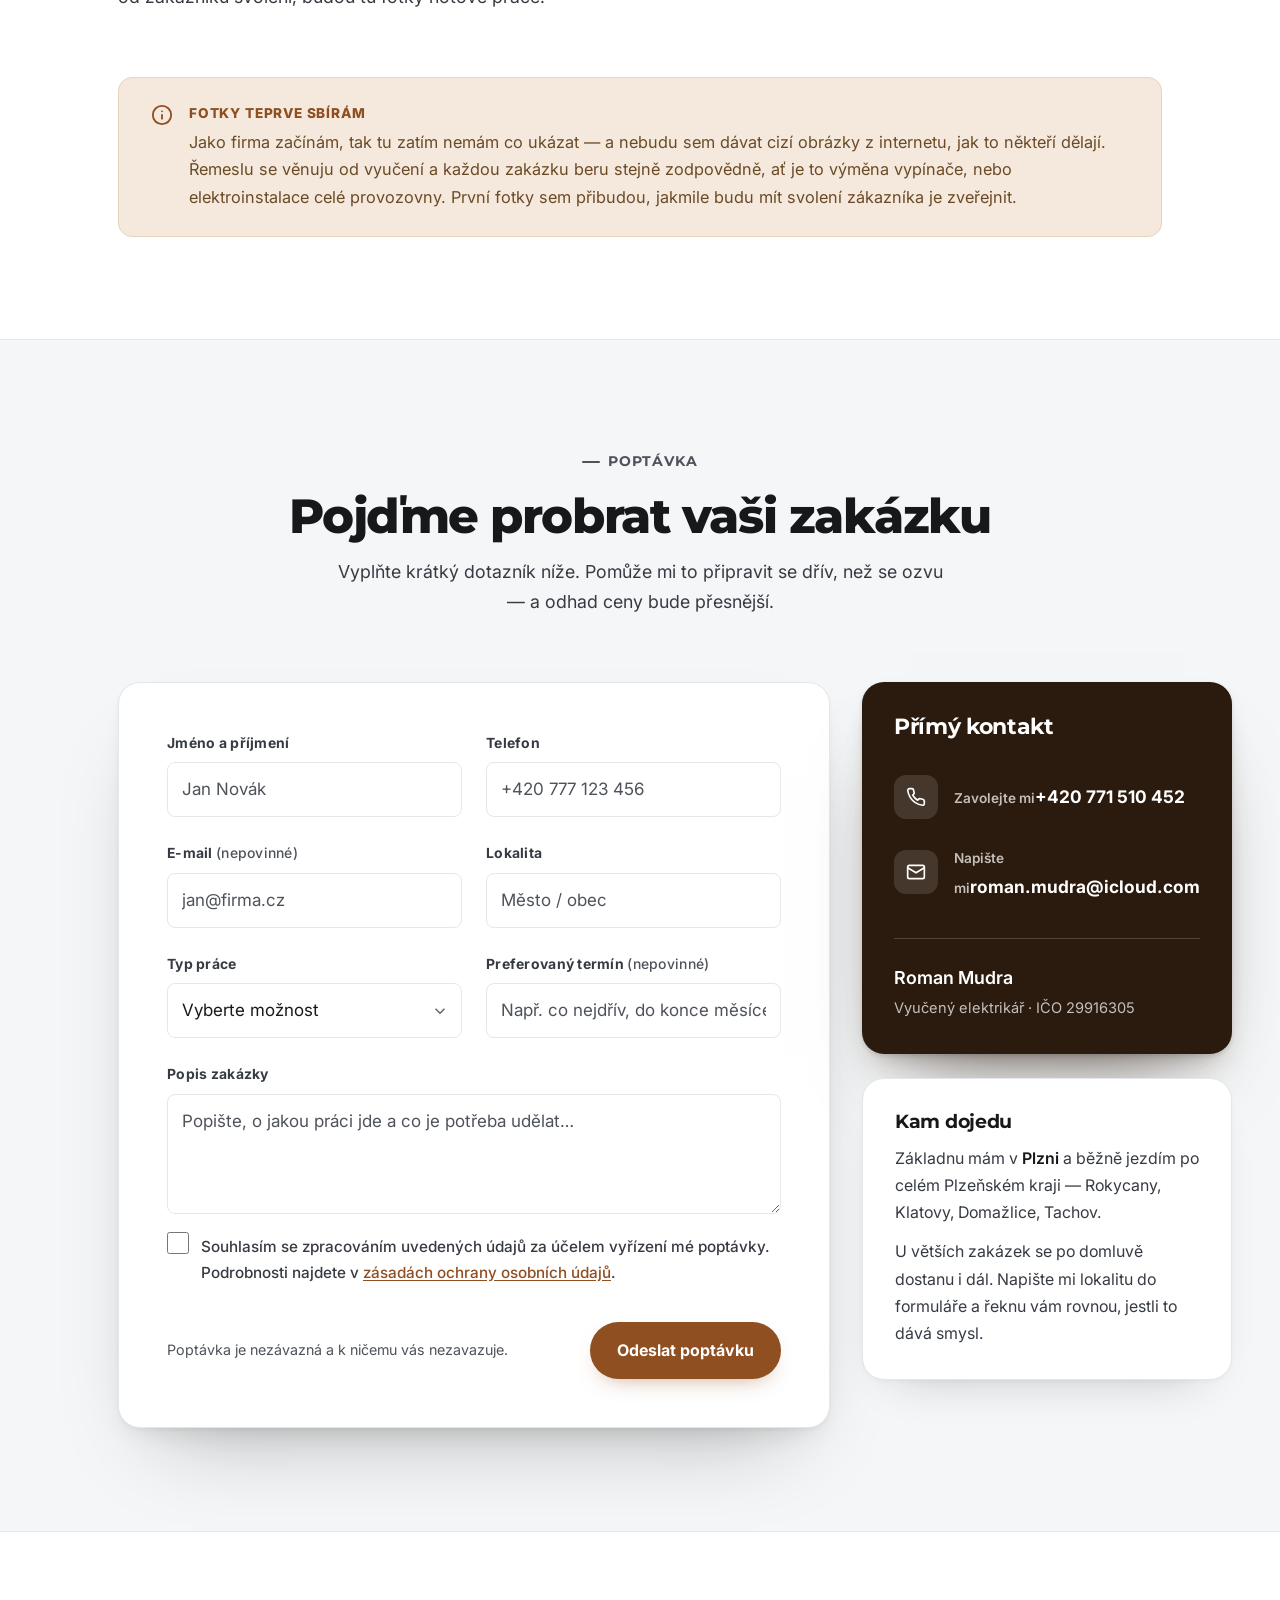
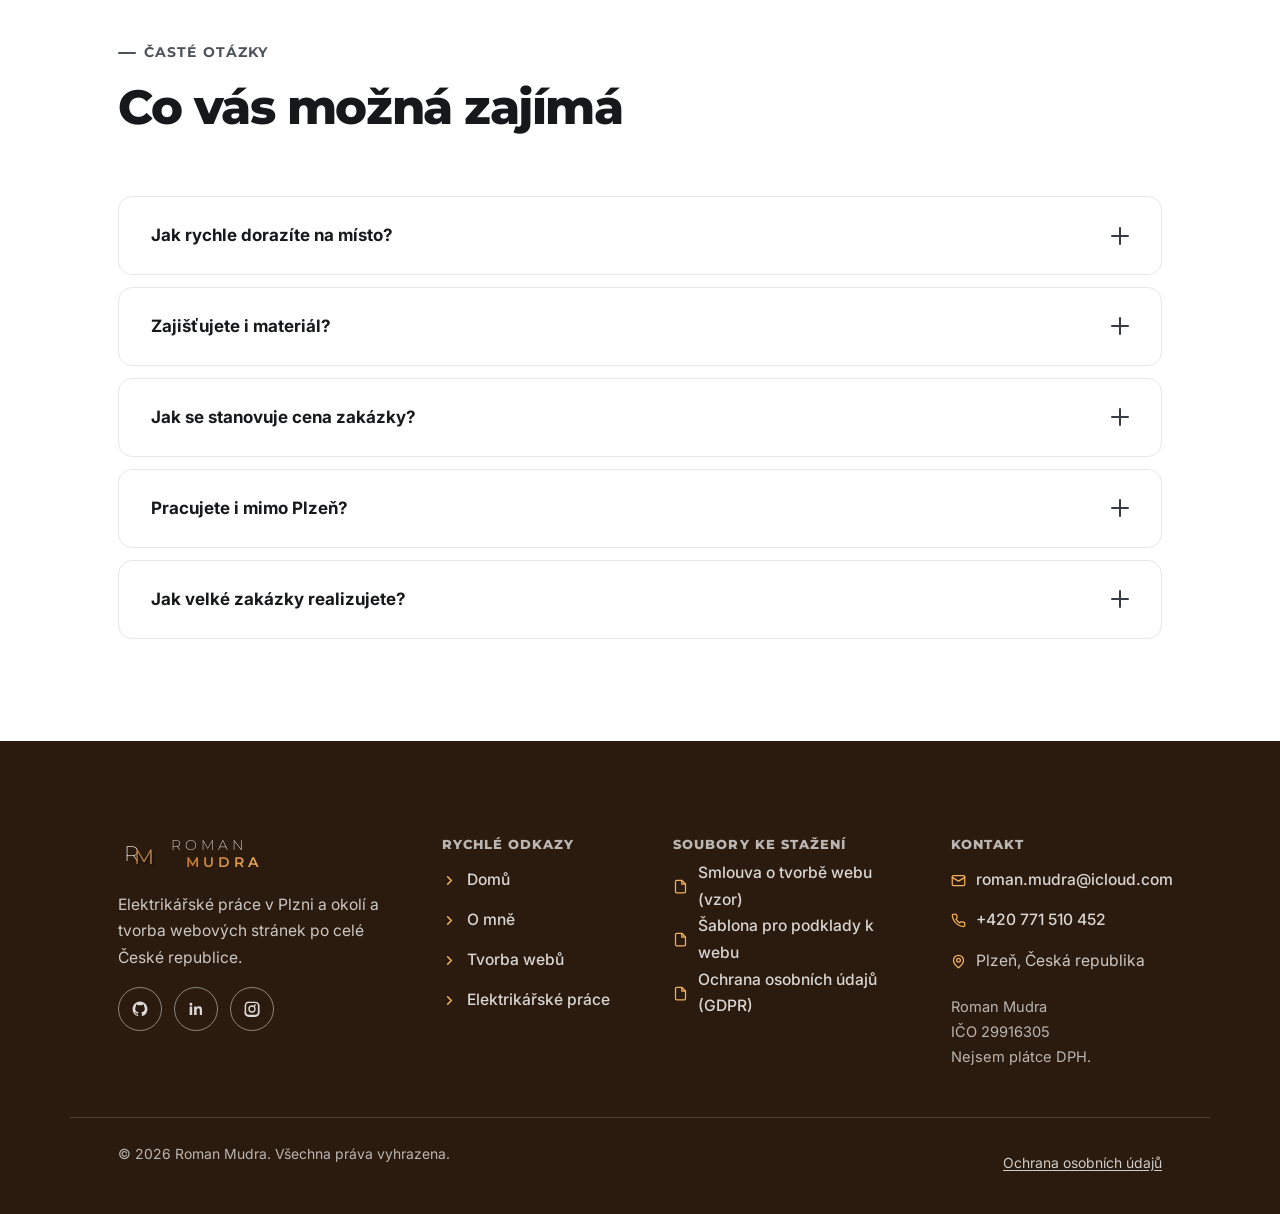
<file: elektrikarske-prace.html>
﻿<!DOCTYPE html>
<html lang="cs">
<head>
<meta charset="UTF-8">
<meta name="viewport" content="width=device-width, initial-scale=1.0">

<!-- ZBÝVÁ DOPLNIT: skutečná adresa webu místo https://romanmudra.cz
     (canonical, og:url, JSON-LD) a odkazy na sociální sítě v patičce,
     které teď vedou na #. Kontakty a IČO jsou už doplněné. -->

<title>Elektrikář Plzeň a Plzeňský kraj | Roman Mudra</title>
<meta name="description" content="Elektrikářské práce v Plzni a Plzeňském kraji — elektroinstalace, opravy, rozvaděče a osvětlení pro firmy, provozovny i domácnosti.">
<link rel="canonical" href="https://romanmudra.cz/elektrikarske-prace.html">
<meta name="theme-color" content="#8F4F21">

<meta property="og:title" content="Elektrikář Plzeň a Plzeňský kraj | Roman Mudra">
<meta property="og:description" content="Elektroinstalace, opravy a rozvaděče pro firmy, provozovny i domácnosti v Plzni a okolí.">
<meta property="og:type" content="website">
<meta property="og:locale" content="cs_CZ">
<meta property="og:url" content="https://romanmudra.cz/elektrikarske-prace.html">
<meta property="og:image" content="https://romanmudra.cz/assets/nahled-web.png">
<meta property="og:image:width" content="1200">
<meta property="og:image:height" content="630">
<meta property="og:image:alt" content="Roman Mudra — elektrikářské práce v Plzni">
<meta name="twitter:card" content="summary_large_image">

<link rel="icon" href="assets/favicon-elektro.svg?v=3" type="image/svg+xml">
<link rel="apple-touch-icon" href="assets/apple-touch-icon.png?v=4">

<link rel="preconnect" href="https://fonts.googleapis.com">
<link rel="preconnect" href="https://fonts.gstatic.com" crossorigin>
<link href="https://fonts.googleapis.com/css2?family=Inter:wght@400;500;600;700&family=Montserrat:wght@200;300;400;500;600;700;800&display=swap" rel="stylesheet">
<link rel="stylesheet" href="assets/styl.css?v=6">

<script type="application/ld+json">
{
  "@context": "https://schema.org",
  "@graph": [
    {
      "@type": "BreadcrumbList",
      "itemListElement": [
        { "@type": "ListItem", "position": 1, "name": "Domů", "item": "https://romanmudra.cz/" },
        { "@type": "ListItem", "position": 2, "name": "Elektrikářské práce", "item": "https://romanmudra.cz/elektrikarske-prace.html" }
      ]
    },
    {
      "@type": "Electrician",
      "name": "Roman Mudra — elektrikářské práce",
      "description": "Elektroinstalace, opravy, rozvaděče a osvětlení pro firmy, provozovny i domácnosti v Plzni a Plzeňském kraji.",
      "url": "https://romanmudra.cz/elektrikarske-prace.html",
      "image": "https://romanmudra.cz/assets/nahled-web.png",
      "email": "roman.mudra@icloud.com",
      "telephone": "+420771510452",
      "priceRange": "$$",
      "address": {
        "@type": "PostalAddress",
        "addressLocality": "Plzeň",
        "addressRegion": "Plzeňský kraj",
        "addressCountry": "CZ"
      },
      "areaServed": [
        { "@type": "City", "name": "Plzeň" },
        { "@type": "AdministrativeArea", "name": "Plzeň-jih" },
        { "@type": "AdministrativeArea", "name": "Plzeň-sever" },
        { "@type": "AdministrativeArea", "name": "Rokycany" },
        { "@type": "AdministrativeArea", "name": "Klatovy" },
        { "@type": "AdministrativeArea", "name": "Domažlice" },
        { "@type": "AdministrativeArea", "name": "Tachov" }
      ],
      "hasOfferCatalog": {
        "@type": "OfferCatalog",
        "name": "Elektrikářské práce",
        "itemListElement": [
          { "@type": "Offer", "itemOffered": { "@type": "Service", "name": "Elektroinstalace" } },
          { "@type": "Offer", "itemOffered": { "@type": "Service", "name": "Opravy a servis elektroinstalace" } },
          { "@type": "Offer", "itemOffered": { "@type": "Service", "name": "Montáž a výměna rozvaděčů" } },
          { "@type": "Offer", "itemOffered": { "@type": "Service", "name": "Návrh a instalace osvětlení" } },
          { "@type": "Offer", "itemOffered": { "@type": "Service", "name": "Chytrá domácnost" } }
        ]
      }
    },
    {
      "@type": "FAQPage",
      "mainEntity": [
        {
          "@type": "Question",
          "name": "Jak rychle dorazíte na místo?",
          "acceptedAnswer": { "@type": "Answer", "text": "Na poptávky se snažím reagovat co nejdříve, obvykle v řádu několika dnů. U akutních závad se domluvíme individuálně na co nejbližším možném termínu." }
        },
        {
          "@type": "Question",
          "name": "Zajišťujete i materiál?",
          "acceptedAnswer": { "@type": "Answer", "text": "Materiál mohu zajistit já, nebo mohu vycházet z materiálu, který už máte k dispozici — domluvíme se podle toho, co vám bude víc vyhovovat." }
        },
        {
          "@type": "Question",
          "name": "Jak se stanovuje cena zakázky?",
          "acceptedAnswer": { "@type": "Answer", "text": "Cena se odvíjí od rozsahu a náročnosti práce. Po poptávce se domluvíme na rozsahu, případně si zakázku nejdřív prohlédnu osobně, a zašlu vám konkrétní nabídku." }
        },
        {
          "@type": "Question",
          "name": "Pracujete i mimo Plzeň?",
          "acceptedAnswer": { "@type": "Answer", "text": "Ano, běžně jezdím po celém Plzeňském kraji, u větších zakázek i dál po domluvě." }
        },
        {
          "@type": "Question",
          "name": "Jak velké zakázky realizujete?",
          "acceptedAnswer": { "@type": "Answer", "text": "Od drobných oprav po kompletní elektroinstalace bytů, domů i komerčních prostor — napište mi, o co jde, a domluvíme se na dalším postupu." }
        }
      ]
    }
  ]
}
</script>
</head>
<body class="uvod-foto">

<a class="skip-link" href="#obsah">Přeskočit na obsah</a>

<header class="site-header site-header--electro">
  <div class="container header-inner">
    <a href="index.html" class="logo logo--svetle" aria-label="Roman Mudra — domů">
      <svg class="logo-mark" viewBox="0 0 100 60" role="img" aria-label="RM">
        <defs>
          <linearGradient id="lgCopperHead" x1="0%" y1="0%" x2="100%" y2="100%"><stop offset="0%" stop-color="#C1712F"/><stop offset="100%" stop-color="#F2B15C"/></linearGradient>
          <filter id="lsCopperHead" x="-20%" y="-20%" width="140%" height="140%"><feDropShadow dx="3" dy="5" stdDeviation="3" flood-color="#000000" flood-opacity="0.9"/></filter>
        </defs>
        <text x="15" y="45" font-family="Montserrat, sans-serif" font-weight="200" font-size="48" fill="currentColor">R</text>
        <text x="38" y="52" font-family="Montserrat, sans-serif" font-weight="300" font-size="48" fill="url(#lgCopperHead)" filter="url(#lsCopperHead)">M</text>
      </svg>
      <span class="logo-wordmark">
        <span class="logo-word-roman">ROMAN</span>
        <span class="logo-word-mudra logo-word-mudra--electro">MUDRA</span>
      </span>
    </a>
    <nav class="site-nav" id="siteNav" aria-label="Hlavní navigace">
      <div class="nav-links">
        <a href="index.html" class="nav-link">Domů</a>
        <a href="#sluzby" class="nav-link">Služby</a>
        <a href="#kde-pracuji" class="nav-link">Kde pracuji</a>
        <a href="#cenik" class="nav-link">Jak účtuju</a>
      </div>
      <a href="#poptavka" class="btn btn-primary--electro btn-small">Poptat práci</a>
    </nav>
    <button class="nav-toggle" id="navToggle" aria-label="Otevřít menu" aria-expanded="false" aria-controls="siteNav">
      <span></span><span></span><span></span>
    </button>
  </div>
</header>

<main class="accent-electro" id="obsah">

  <!-- ÚVOD -->
  <section class="uvod uvod--elektro">
    <div class="uvod-foto">
      <img src="assets/uvod-elektro.jpg" alt="" width="1920" height="1000" fetchpriority="high">
    </div>
    <div class="uvod-zavoj"></div>
    <div class="container uvod-obsah">
      <div class="hero-meta">
        <span class="eyebrow">Elektrikářské práce · Plzeň a okolí</span>
        <a href="index.html" class="hero-back">
          <svg width="14" height="14" viewBox="0 0 24 24" aria-hidden="true"><path d="M19 12H5M11 6l-6 6 6 6" stroke="currentColor" stroke-width="2" stroke-linecap="round" stroke-linejoin="round" fill="none"/></svg>
          Zpět na rozcestník
        </a>
      </div>
      <h1 class="uvod-titul">Spolehlivé elektrikářské práce v Plzni a okolí</h1>
      <p class="uvod-text">Jsem vyučený elektrikář a práci dělám pečlivě, spolehlivě a s jasnou komunikací o postupu i ceně. Pracuju pro firmy, provozovny i domácnosti v Plzni a širším okolí.</p>
      <div class="hero-actions">
        <a href="#poptavka" class="btn btn-primary--electro">Nezávazně poptat práci</a>
        <a href="tel:+420771510452" class="btn btn-ghost">Zavolat rovnou</a>
      </div>
    </div>
  </section>

  <!-- Sekce „O mně" je jen na rozcestníku (index.html#o-mne).
       Kdo si vybral dlaždici, už si ji přečetl. -->

  <!-- NABÍDKA SLUŽEB -->
  <section class="section container" id="sluzby" aria-labelledby="sluzby-nadpis">
    <div class="section-head reveal">
      <span class="eyebrow eyebrow--muted">Nabídka služeb</span>
      <h2 id="sluzby-nadpis">Co všechno pro vás udělám</h2>
      <p>Od drobných oprav po kompletní elektroinstalace — napište mi, o jakou zakázku jde, a domluvíme se na dalším postupu.</p>
    </div>
    <div class="services-grid">
      <div class="service-card reveal">
        <h3 class="service-title">Elektroinstalace</h3>
        <p class="service-desc">Nové elektroinstalace i rekonstrukce v bytech, domech i komerčních prostorech.</p>
      </div>
      <div class="service-card reveal">
        <h3 class="service-title">Opravy a servis</h3>
        <p class="service-desc">Rychlé a spolehlivé odstranění závad a poruch na elektroinstalaci.</p>
      </div>
      <div class="service-card reveal">
        <h3 class="service-title">Rozvaděče</h3>
        <p class="service-desc">Montáž, výměna a úprava elektrických rozvaděčů.</p>
      </div>
      <div class="service-card reveal">
        <h3 class="service-title">Osvětlení</h3>
        <p class="service-desc">Návrh a instalace osvětlení — interiér i exteriér.</p>
      </div>
      <div class="service-card reveal">
        <h3 class="service-title">Zásuvky a vypínače</h3>
        <p class="service-desc">Montáž a výměna zásuvek, vypínačů a přípojek pro spotřebiče.</p>
      </div>
      <div class="service-card reveal">
        <h3 class="service-title">Chytrá domácnost</h3>
        <p class="service-desc">Instalace prvků smart home — ovládání osvětlení, zásuvek a dalších zařízení.</p>
      </div>
      <div class="service-card reveal">
        <h3 class="service-title">Drobné elektrikářské práce</h3>
        <p class="service-desc">Menší zakázky a opravy, které se vyplatí mít udělané pořádně.</p>
      </div>
      <div class="service-card reveal">
        <h3 class="service-title">Konzultace a poradenství</h3>
        <p class="service-desc">Poradím s řešením, které bude pro váš prostor nejvhodnější.</p>
      </div>
    </div>
  </section>

  <!-- OBLAST PŮSOBNOSTI -->
  <section class="section section--alt" id="kde-pracuji" aria-labelledby="kde-nadpis">
    <div class="container">
      <div class="section-head reveal">
        <span class="eyebrow eyebrow--muted">Kde pracuji</span>
        <h2 id="kde-nadpis">Plzeň a celý Plzeňský kraj</h2>
        <p>Základnu mám v Plzni, ale za prací jezdím po celém kraji. U větších zakázek jsem po domluvě k dispozici i mimo tento region.</p>
      </div>
      <div class="area-chips reveal">
        <span class="area-chip">Plzeň-město</span>
        <span class="area-chip">Plzeň-jih</span>
        <span class="area-chip">Plzeň-sever</span>
        <span class="area-chip">Rokycany</span>
        <span class="area-chip">Klatovy</span>
        <span class="area-chip">Domažlice</span>
        <span class="area-chip">Tachov</span>
      </div>
    </div>
  </section>

  <!-- PROCES -->
  <section class="section container" aria-labelledby="proces-nadpis">
    <div class="section-head reveal">
      <span class="eyebrow eyebrow--muted">Jak probíhá spolupráce</span>
      <h2 id="proces-nadpis">Od poptávky k hotové práci</h2>
    </div>
    <div class="process-list">
      <div class="process-step reveal">
        <div class="process-step-connector"></div>
        <div class="process-step-node">1</div>
        <h3 class="process-step-title">Poptávka</h3>
        <p class="process-step-desc">Napíšete mi přes formulář nebo mě kontaktujete přímo.</p>
      </div>
      <div class="process-step reveal">
        <div class="process-step-connector"></div>
        <div class="process-step-node">2</div>
        <h3 class="process-step-title">Domluva</h3>
        <p class="process-step-desc">Probereme rozsah práce, případně si zakázku prohlédnu osobně.</p>
      </div>
      <div class="process-step reveal">
        <div class="process-step-connector"></div>
        <div class="process-step-node">3</div>
        <h3 class="process-step-title">Nabídka</h3>
        <p class="process-step-desc">Připravím cenovou nabídku a termín realizace.</p>
      </div>
      <div class="process-step reveal">
        <div class="process-step-connector"></div>
        <div class="process-step-node">4</div>
        <h3 class="process-step-title">Realizace</h3>
        <p class="process-step-desc">Práci provedu pečlivě a v domluveném termínu.</p>
      </div>
      <div class="process-step reveal">
        <div class="process-step-connector"></div>
        <div class="process-step-node">5</div>
        <h3 class="process-step-title">Předání</h3>
        <p class="process-step-desc">Zkontrolujeme spolu výsledek a vše potřebné vám vysvětlím.</p>
      </div>
    </div>
  </section>

  <!-- PROČ JÁ -->
  <section class="section section--alt" aria-labelledby="proc-nadpis">
    <div class="container">
      <div class="section-head reveal">
        <span class="eyebrow eyebrow--muted">Proč spolupracovat se mnou</span>
        <h2 id="proc-nadpis">Co získáte navíc</h2>
      </div>
      <div class="benefits-list">
        <div class="benefit-item reveal">
          <svg class="check-icon" viewBox="0 0 24 24" aria-hidden="true"><path d="M20 6 9 17l-5-5" stroke="currentColor" stroke-width="2.5" stroke-linecap="round" stroke-linejoin="round" fill="none"/></svg>
          <span>Spolehlivost a dochvilnost</span>
        </div>
        <div class="benefit-item reveal">
          <svg class="check-icon" viewBox="0 0 24 24" aria-hidden="true"><path d="M20 6 9 17l-5-5" stroke="currentColor" stroke-width="2.5" stroke-linecap="round" stroke-linejoin="round" fill="none"/></svg>
          <span>Pečlivé a čisté provedení práce</span>
        </div>
        <div class="benefit-item reveal">
          <svg class="check-icon" viewBox="0 0 24 24" aria-hidden="true"><path d="M20 6 9 17l-5-5" stroke="currentColor" stroke-width="2.5" stroke-linecap="round" stroke-linejoin="round" fill="none"/></svg>
          <span>Transparentní komunikace o postupu i ceně</span>
        </div>
        <div class="benefit-item reveal">
          <svg class="check-icon" viewBox="0 0 24 24" aria-hidden="true"><path d="M20 6 9 17l-5-5" stroke="currentColor" stroke-width="2.5" stroke-linecap="round" stroke-linejoin="round" fill="none"/></svg>
          <span>Osobní přístup — jednáte přímo se mnou</span>
        </div>
        <div class="benefit-item reveal">
          <svg class="check-icon" viewBox="0 0 24 24" aria-hidden="true"><path d="M20 6 9 17l-5-5" stroke="currentColor" stroke-width="2.5" stroke-linecap="round" stroke-linejoin="round" fill="none"/></svg>
          <span>Rychlá reakce na poptávky</span>
        </div>
        <div class="benefit-item reveal">
          <svg class="check-icon" viewBox="0 0 24 24" aria-hidden="true"><path d="M20 6 9 17l-5-5" stroke="currentColor" stroke-width="2.5" stroke-linecap="round" stroke-linejoin="round" fill="none"/></svg>
          <span>Práce pro firmy, provozovny i domácnosti</span>
        </div>
      </div>
    </div>
  </section>

  <!-- JAK ÚČTUJU
       Stejné rozvržení jako balíček na podstránce tvorby webů, ale bez
       pevné částky — u elektro zakázek by číslo na webu bylo výmysl,
       dokud Roman nemá stanovenou sazbu. Až ji bude mít, stačí přepsat
       obsah .balicek-cena. -->
  <section class="section section--alt" id="cenik" aria-labelledby="cenik-nadpis">
    <div class="container">
      <div class="section-head reveal" style="max-width:none;text-align:center">
        <span class="eyebrow eyebrow--muted" style="justify-content:center">Cena</span>
        <h2 id="cenik-nadpis" style="max-width:none">Jak se domluvíme na ceně</h2>
        <p style="max-width:54ch;margin-inline:auto">Žádné překvapení na faktuře. Cenu znáte dřív, než začnu.</p>
      </div>

      <div class="balicek reveal">
        <div class="balicek-hlava">
          <div>
            <h3>Zakázka podle rozsahu</h3>
            <p>Od výměny zásuvky po kompletní elektroinstalaci provozovny — postup je stejný.</p>
          </div>
          <div class="balicek-cena">
            <!-- Až budeš mít stanovenou sazbu, přepiš tyhle dva řádky, např.
                 <strong>od 550 Kč / hod</strong>
                 <small>výjezd po Plzni zdarma</small> -->
            <strong>Cena podle zakázky</strong>
            <small>nabídka do 24 hodin od poptávky</small>
          </div>
        </div>

        <div class="balicek-faze">
          <div>
            <div class="faze-hlava">
              <span class="faze-cislo">1</span>
              <h4>Fáze: Domluva a nabídka</h4>
            </div>
            <div class="faze-seznam">
              <div class="faze-polozka"><svg viewBox="0 0 24 24" aria-hidden="true"><path d="M20 6 9 17l-5-5" stroke="currentColor" stroke-width="2.5" stroke-linecap="round" stroke-linejoin="round" fill="none"/></svg><span>Popíšete mi, o co jde — telefonem nebo formulářem</span></div>
              <div class="faze-polozka"><svg viewBox="0 0 24 24" aria-hidden="true"><path d="M20 6 9 17l-5-5" stroke="currentColor" stroke-width="2.5" stroke-linecap="round" stroke-linejoin="round" fill="none"/></svg><span>U větších zakázek si to přijedu prohlédnout osobně</span></div>
              <div class="faze-polozka"><svg viewBox="0 0 24 24" aria-hidden="true"><path d="M20 6 9 17l-5-5" stroke="currentColor" stroke-width="2.5" stroke-linecap="round" stroke-linejoin="round" fill="none"/></svg><span>Dostanete cenu za práci i za materiál zvlášť</span></div>
              <div class="faze-polozka"><svg viewBox="0 0 24 24" aria-hidden="true"><path d="M20 6 9 17l-5-5" stroke="currentColor" stroke-width="2.5" stroke-linecap="round" stroke-linejoin="round" fill="none"/></svg><span>Domluvíme termín, který vám sedí</span></div>
            </div>
          </div>
          <div>
            <div class="faze-hlava">
              <span class="faze-cislo">2</span>
              <h4>Fáze: Realizace a předání</h4>
            </div>
            <div class="faze-seznam">
              <div class="faze-polozka"><svg viewBox="0 0 24 24" aria-hidden="true"><path d="M20 6 9 17l-5-5" stroke="currentColor" stroke-width="2.5" stroke-linecap="round" stroke-linejoin="round" fill="none"/></svg><span>Práci udělám v domluveném termínu a rozsahu</span></div>
              <div class="faze-polozka"><svg viewBox="0 0 24 24" aria-hidden="true"><path d="M20 6 9 17l-5-5" stroke="currentColor" stroke-width="2.5" stroke-linecap="round" stroke-linejoin="round" fill="none"/></svg><span>Když se cestou objeví něco navíc, ozvu se dřív, než to udělám</span></div>
              <div class="faze-polozka"><svg viewBox="0 0 24 24" aria-hidden="true"><path d="M20 6 9 17l-5-5" stroke="currentColor" stroke-width="2.5" stroke-linecap="round" stroke-linejoin="round" fill="none"/></svg><span>Po sobě uklidím — beru to jako součást práce</span></div>
              <div class="faze-polozka"><svg viewBox="0 0 24 24" aria-hidden="true"><path d="M20 6 9 17l-5-5" stroke="currentColor" stroke-width="2.5" stroke-linecap="round" stroke-linejoin="round" fill="none"/></svg><span>Projdeme spolu výsledek a vysvětlím vám, co je kde</span></div>
            </div>
          </div>
        </div>

        <div class="balicek-pata">
          <p>Zní vám to rozumně?</p>
          <a href="#poptavka" class="btn btn-primary--electro">Získat nabídku na zakázku →</a>
          <p class="balicek-pozn">Poptávka i prohlídka na místě jsou zdarma a nezávazné.</p>
        </div>
      </div>
    </div>
  </section>

  <!-- REALIZACE A REFERENCE
       ============================================================
       JAK PŘIDAT FOTKU: vyfoť hotovou práci (z mobilu stačí, ale ať
       je ostrá a za světla) a ulož ji jako assets/realizace-1.jpg,
       ideálně 1200 × 900 px. Pak v příslušné dlaždici nahraď celý
       <div class="galerie-zastup"> tímhle:

         <img src="assets/realizace-1.jpg" alt="Krátký popis práce"
              width="1200" height="900" loading="lazy">

       Popisek pod fotkou (.galerie-popis) nech — leží v přechodu
       přes spodek snímku a čte se i na světlé fotce.

       Dlaždic může být kolik chceš, mřížka se srovná sama.
       Prázdné dlaždice, ke kterým fotku nemáš, prostě smaž.

       ⚠️ Fotky z cizích zakázek zveřejňuj jen se souhlasem majitele
       a hlídej, ať na nich nejsou vidět osobní údaje ani rozvaděče
       s viditelným označením cizí firmy.
       ============================================================ -->
  <section class="section" id="reference" aria-labelledby="reference-nadpis">
    <div class="container">
      <div class="section-head reveal">
        <!-- Až odkomentuješ galerii, přepiš nadpis a popis na:
             „Hotová práce, ne sliby" / „U elektriky se nedá odbýt to,
             co pak zmizí pod omítkou. Tady je vidět, jak to po mně
             vypadá." -->
        <span class="eyebrow eyebrow--muted">Ukázky z praxe</span>
        <h2 id="reference-nadpis">Ukázky teprve vznikají</h2>
        <p>U elektriky se nedá odbýt to, co pak zmizí pod omítkou. Jakmile budu mít od zákazníků svolení, budou tu fotky hotové práce.</p>
      </div>

      <!-- ↓↓↓ AŽ BUDEŠ MÍT FOTKY, SMAŽ TENHLE ŘÁDEK ↓↓↓
      <div class="galerie reveal">
        <figure class="galerie-polozka">
          <div class="galerie-zastup">
            <svg viewBox="0 0 24 24" aria-hidden="true"><path d="M3 5h18v14H3z" stroke="currentColor" stroke-width="2" fill="none"/><path d="m3 16 5-5 4 4 3-3 6 6" stroke="currentColor" stroke-width="2" stroke-linecap="round" stroke-linejoin="round" fill="none"/><circle cx="8.5" cy="9" r="1.5" fill="currentColor"/></svg>
            <span>assets/realizace-1.jpg</span>
          </div>
          <figcaption class="galerie-popis"><small>Rozvaděč</small>[Co to bylo za zakázku]</figcaption>
        </figure>
        <figure class="galerie-polozka">
          <div class="galerie-zastup">
            <svg viewBox="0 0 24 24" aria-hidden="true"><path d="M3 5h18v14H3z" stroke="currentColor" stroke-width="2" fill="none"/><path d="m3 16 5-5 4 4 3-3 6 6" stroke="currentColor" stroke-width="2" stroke-linecap="round" stroke-linejoin="round" fill="none"/><circle cx="8.5" cy="9" r="1.5" fill="currentColor"/></svg>
            <span>assets/realizace-2.jpg</span>
          </div>
          <figcaption class="galerie-popis"><small>Elektroinstalace</small>[Co to bylo za zakázku]</figcaption>
        </figure>
        <figure class="galerie-polozka">
          <div class="galerie-zastup">
            <svg viewBox="0 0 24 24" aria-hidden="true"><path d="M3 5h18v14H3z" stroke="currentColor" stroke-width="2" fill="none"/><path d="m3 16 5-5 4 4 3-3 6 6" stroke="currentColor" stroke-width="2" stroke-linecap="round" stroke-linejoin="round" fill="none"/><circle cx="8.5" cy="9" r="1.5" fill="currentColor"/></svg>
            <span>assets/realizace-3.jpg</span>
          </div>
          <figcaption class="galerie-popis"><small>Osvětlení</small>[Co to bylo za zakázku]</figcaption>
        </figure>
        <figure class="galerie-polozka">
          <div class="galerie-zastup">
            <svg viewBox="0 0 24 24" aria-hidden="true"><path d="M3 5h18v14H3z" stroke="currentColor" stroke-width="2" fill="none"/><path d="m3 16 5-5 4 4 3-3 6 6" stroke="currentColor" stroke-width="2" stroke-linecap="round" stroke-linejoin="round" fill="none"/><circle cx="8.5" cy="9" r="1.5" fill="currentColor"/></svg>
            <span>assets/realizace-4.jpg</span>
          </div>
          <figcaption class="galerie-popis"><small>Zásuvky a vypínače</small>[Co to bylo za zakázku]</figcaption>
        </figure>
        <figure class="galerie-polozka">
          <div class="galerie-zastup">
            <svg viewBox="0 0 24 24" aria-hidden="true"><path d="M3 5h18v14H3z" stroke="currentColor" stroke-width="2" fill="none"/><path d="m3 16 5-5 4 4 3-3 6 6" stroke="currentColor" stroke-width="2" stroke-linecap="round" stroke-linejoin="round" fill="none"/><circle cx="8.5" cy="9" r="1.5" fill="currentColor"/></svg>
            <span>assets/realizace-5.jpg</span>
          </div>
          <figcaption class="galerie-popis"><small>Rekonstrukce</small>[Co to bylo za zakázku]</figcaption>
        </figure>
        <figure class="galerie-polozka">
          <div class="galerie-zastup">
            <svg viewBox="0 0 24 24" aria-hidden="true"><path d="M3 5h18v14H3z" stroke="currentColor" stroke-width="2" fill="none"/><path d="m3 16 5-5 4 4 3-3 6 6" stroke="currentColor" stroke-width="2" stroke-linecap="round" stroke-linejoin="round" fill="none"/><circle cx="8.5" cy="9" r="1.5" fill="currentColor"/></svg>
            <span>assets/realizace-6.jpg</span>
          </div>
          <figcaption class="galerie-popis"><small>Oprava</small>[Co to bylo za zakázku]</figcaption>
        </figure>
      </div>

      <div class="reference-mrizka reveal">
        <blockquote class="reference-karta">
          <span class="eyebrow eyebrow--muted">[Typ zakázky]</span>
          <p>„[Sem přesně to, co ti zákazník napsal. Nic neupravuj.]"</p>
          <cite>— [Jméno], [obec]</cite>
        </blockquote>
        <blockquote class="reference-karta">
          <span class="eyebrow eyebrow--muted">[Typ zakázky]</span>
          <p>„[Druhá citace. Klidně kratší — stačí dvě věty, hlavně ať jsou pravdivé.]"</p>
          <cite>— [Jméno], [obec]</cite>
        </blockquote>
      </div>
      ↑↑↑ A SMAŽ I TENHLE ŘÁDEK ↑↑↑ -->

      <div class="callout reveal">
        <svg viewBox="0 0 24 24" aria-hidden="true"><path d="M12 16v-4M12 8h.01" stroke="currentColor" stroke-width="2" stroke-linecap="round" fill="none"/><circle cx="12" cy="12" r="10" stroke="currentColor" stroke-width="2" fill="none"/></svg>
        <p><strong>Fotky teprve sbírám</strong>Jako firma začínám, tak tu zatím nemám co ukázat — a nebudu sem dávat cizí obrázky z internetu, jak to někteří dělají. Řemeslu se věnuju od vyučení a každou zakázku beru stejně zodpovědně, ať je to výměna vypínače, nebo elektroinstalace celé provozovny. První fotky sem přibudou, jakmile budu mít svolení zákazníka je zveřejnit.</p>
      </div>
    </div>
  </section>

  <!-- POPTÁVKA -->
  <section class="section section--alt" id="poptavka" aria-labelledby="poptavka-nadpis">
    <div class="container">
      <div class="section-head reveal" style="max-width:none;text-align:center">
        <span class="eyebrow eyebrow--muted" style="justify-content:center">Poptávka</span>
        <h2 id="poptavka-nadpis" style="max-width:none">Pojďme probrat vaši zakázku</h2>
        <p style="max-width:56ch;margin-inline:auto">Vyplňte krátký dotazník níže. Pomůže mi to připravit se dřív, než se ozvu — a odhad ceny bude přesnější.</p>
      </div>

      <div class="poptavka-mrizka">
      <div class="karta-3d reveal">
        <form data-inquiry-form data-subject="Poptávka – elektrikářské práce" novalidate>
          <div class="form-trap" aria-hidden="true">
            <label for="el-gotcha">Toto pole nevyplňujte</label>
            <input type="text" id="el-gotcha" name="_gotcha" tabindex="-1" autocomplete="off">
          </div>
          <div class="form-grid">
            <div class="form-field">
              <label for="el-name">Jméno a příjmení</label>
              <input type="text" id="el-name" name="name" data-label="Jméno a příjmení" placeholder="Jan Novák" autocomplete="name" required>
            </div>
            <div class="form-field">
              <label for="el-phone">Telefon</label>
              <input type="tel" id="el-phone" name="phone" data-label="Telefon" placeholder="+420 777 123 456" autocomplete="tel" inputmode="tel" required>
            </div>
            <div class="form-field">
              <label for="el-email">E-mail <span class="optional">(nepovinné)</span></label>
              <input type="email" id="el-email" name="email" data-label="E-mail" placeholder="jan@firma.cz" autocomplete="email" inputmode="email">
            </div>
            <div class="form-field">
              <label for="el-location">Lokalita</label>
              <input type="text" id="el-location" name="location" data-label="Lokalita" placeholder="Město / obec" autocomplete="address-level2">
            </div>
            <div class="form-field">
              <label for="el-type">Typ práce</label>
              <select id="el-type" name="type" data-label="Typ práce">
                <option value="">Vyberte možnost</option>
                <option>Nová elektroinstalace</option>
                <option>Rekonstrukce</option>
                <option>Oprava / porucha</option>
                <option>Rozvaděč</option>
                <option>Osvětlení</option>
                <option>Chytrá domácnost</option>
                <option>Jiné</option>
              </select>
            </div>
            <div class="form-field">
              <label for="el-date">Preferovaný termín <span class="optional">(nepovinné)</span></label>
              <input type="text" id="el-date" name="date" data-label="Preferovaný termín" placeholder="Např. co nejdřív, do konce měsíce…">
            </div>
            <div class="form-field form-field--full">
              <label for="el-message">Popis zakázky</label>
              <textarea id="el-message" name="message" data-label="Popis zakázky" placeholder="Popište, o jakou práci jde a co je potřeba udělat…" required></textarea>
            </div>
          </div>
          <div class="form-consent">
            <input type="checkbox" id="el-consent" name="consent" required>
            <label for="el-consent">Souhlasím se zpracováním uvedených údajů za účelem vyřízení mé poptávky. Podrobnosti najdete v <a href="zasady-ochrany-osobnich-udaju.html">zásadách ochrany osobních údajů</a>.</label>
          </div>
          <div class="form-footer">
            <p class="form-hint">Poptávka je nezávazná a k ničemu vás nezavazuje.</p>
            <button type="submit" class="btn btn-primary--electro">Odeslat poptávku</button>
          </div>
          <div class="form-note" data-form-note role="status" aria-live="polite"></div>
        </form>
      </div>

      <div class="reveal">
        <div class="kontakt-karta">
          <h3>Přímý kontakt</h3>
          <a class="kontakt-radek" href="tel:+420771510452">
            <span class="kontakt-ikona"><svg viewBox="0 0 24 24" aria-hidden="true"><path d="M22 16.9v3a2 2 0 0 1-2.2 2 19.8 19.8 0 0 1-8.6-3.1 19.5 19.5 0 0 1-6-6A19.8 19.8 0 0 1 2.1 4.2 2 2 0 0 1 4.1 2h3a2 2 0 0 1 2 1.7c.1 1 .3 1.9.6 2.8a2 2 0 0 1-.5 2.1L8 9.8a16 16 0 0 0 6 6l1.2-1.2a2 2 0 0 1 2.1-.5c.9.3 1.8.5 2.8.6a2 2 0 0 1 1.7 2Z" stroke="currentColor" stroke-width="2" stroke-linecap="round" stroke-linejoin="round" fill="none"/></svg></span>
            <span><span class="kontakt-popis">Zavolejte mi</span><span class="kontakt-hodnota">+420 771 510 452</span></span>
          </a>
          <a class="kontakt-radek" href="mailto:roman.mudra@icloud.com">
            <span class="kontakt-ikona"><svg viewBox="0 0 24 24" aria-hidden="true"><path d="M4 4h16a2 2 0 0 1 2 2v12a2 2 0 0 1-2 2H4a2 2 0 0 1-2-2V6a2 2 0 0 1 2-2Z" stroke="currentColor" stroke-width="2" fill="none"/><path d="m22 7-10 6L2 7" stroke="currentColor" stroke-width="2" stroke-linecap="round" stroke-linejoin="round" fill="none"/></svg></span>
            <span><span class="kontakt-popis">Napište mi</span><span class="kontakt-hodnota">roman.mudra@icloud.com</span></span>
          </a>
          <div class="kontakt-paticka">
            <strong>Roman Mudra</strong>
            <span>Vyučený elektrikář · IČO 29916305</span>
          </div>
        </div>

        <div class="info-karta">
          <h3>Kam dojedu</h3>
          <p>Základnu mám v <strong>Plzni</strong> a běžně jezdím po celém Plzeňském kraji — Rokycany, Klatovy, Domažlice, Tachov.</p>
          <p>U větších zakázek se po domluvě dostanu i dál. Napište mi lokalitu do formuláře a řeknu vám rovnou, jestli to dává smysl.</p>
        </div>
      </div>
      </div>
    </div>
  </section>

  <!-- FAQ -->
  <section class="section" aria-labelledby="faq-nadpis">
    <div class="container">
      <div class="section-head reveal">
        <span class="eyebrow eyebrow--muted">Časté otázky</span>
        <h2 id="faq-nadpis">Co vás možná zajímá</h2>
      </div>
      <div class="faq-list">
        <details class="faq-item reveal">
          <summary>Jak rychle dorazíte na místo?<span class="faq-icon"></span></summary>
          <div class="faq-answer"><p>Na poptávky se snažím reagovat co nejdříve, obvykle v řádu několika dnů. U akutních závad se domluvíme individuálně na co nejbližším možném termínu.</p></div>
        </details>
        <details class="faq-item reveal">
          <summary>Zajišťujete i materiál?<span class="faq-icon"></span></summary>
          <div class="faq-answer"><p>Materiál mohu zajistit já, nebo mohu vycházet z materiálu, který už máte k dispozici — domluvíme se podle toho, co vám bude víc vyhovovat.</p></div>
        </details>
        <details class="faq-item reveal">
          <summary>Jak se stanovuje cena zakázky?<span class="faq-icon"></span></summary>
          <div class="faq-answer"><p>Cena se odvíjí od rozsahu a náročnosti práce. Po poptávce se domluvíme na rozsahu, případně si zakázku nejdřív prohlédnu osobně, a zašlu vám konkrétní nabídku.</p></div>
        </details>
        <details class="faq-item reveal">
          <summary>Pracujete i mimo Plzeň?<span class="faq-icon"></span></summary>
          <div class="faq-answer"><p>Ano, běžně jezdím po celém Plzeňském kraji, u větších zakázek i dál po domluvě.</p></div>
        </details>
        <details class="faq-item reveal">
          <summary>Jak velké zakázky realizujete?<span class="faq-icon"></span></summary>
          <div class="faq-answer"><p>Od drobných oprav po kompletní elektroinstalace bytů, domů i komerčních prostor — napište mi, o co jde, a domluvíme se na dalším postupu.</p></div>
        </details>
      </div>
    </div>
  </section>

</main>

<footer class="site-footer site-footer--electro">
  <div class="container footer-inner">
    <div class="footer-brand">
      <div class="logo logo--svetle" aria-label="Roman Mudra">
        <svg class="logo-mark" viewBox="0 0 100 60" role="img" aria-label="RM">
          <defs>
            <linearGradient id="lgCopperFoot" x1="0%" y1="0%" x2="100%" y2="100%"><stop offset="0%" stop-color="#C1712F"/><stop offset="100%" stop-color="#F2B15C"/></linearGradient>
            <filter id="lsCopperFoot" x="-20%" y="-20%" width="140%" height="140%"><feDropShadow dx="3" dy="5" stdDeviation="3" flood-color="#000000" flood-opacity="0.9"/></filter>
          </defs>
          <text x="15" y="45" font-family="Montserrat, sans-serif" font-weight="200" font-size="48" fill="currentColor">R</text>
          <text x="38" y="52" font-family="Montserrat, sans-serif" font-weight="300" font-size="48" fill="url(#lgCopperFoot)" filter="url(#lsCopperFoot)">M</text>
        </svg>
        <span class="logo-wordmark">
          <span class="logo-word-roman">ROMAN</span>
          <span class="logo-word-mudra logo-word-mudra--electro">MUDRA</span>
        </span>
      </div>
      <p>Elektrikářské práce v Plzni a okolí a tvorba webových stránek po celé České republice.</p>
      <div class="footer-social">
        <a href="#" aria-label="GitHub"><svg viewBox="0 0 24 24" aria-hidden="true"><path fill="currentColor" d="M12 2a10 10 0 0 0-3.16 19.49c.5.09.68-.22.68-.48v-1.7c-2.78.6-3.37-1.34-3.37-1.34-.46-1.16-1.11-1.47-1.11-1.47-.9-.62.07-.6.07-.6 1 .07 1.53 1.03 1.53 1.03.89 1.52 2.34 1.08 2.91.83.09-.65.35-1.08.63-1.33-2.22-.25-4.56-1.11-4.56-4.95 0-1.09.39-1.99 1.03-2.69-.1-.25-.45-1.27.1-2.64 0 0 .84-.27 2.75 1.02a9.6 9.6 0 0 1 5 0c1.91-1.29 2.75-1.02 2.75-1.02.55 1.37.2 2.39.1 2.64.64.7 1.03 1.6 1.03 2.69 0 3.85-2.34 4.7-4.57 4.94.36.31.68.92.68 1.85v2.74c0 .26.18.58.69.48A10 10 0 0 0 12 2Z"/></svg></a>
        <a href="#" aria-label="LinkedIn"><svg viewBox="0 0 24 24" aria-hidden="true"><path fill="currentColor" d="M6.94 8.5H3.56V20h3.38V8.5ZM5.25 3.6a1.96 1.96 0 1 0 0 3.92 1.96 1.96 0 0 0 0-3.92ZM20.44 20h-3.37v-5.93c0-1.41-.03-3.23-1.97-3.23-1.97 0-2.27 1.54-2.27 3.13V20H9.46V8.5h3.24v1.57h.05c.45-.86 1.56-1.76 3.2-1.76 3.43 0 4.06 2.26 4.06 5.19V20Z"/></svg></a>
        <a href="#" aria-label="Instagram"><svg viewBox="0 0 24 24" aria-hidden="true"><path fill="currentColor" d="M12 2.2c2.7 0 3 .01 4.12.06 1.1.05 1.85.23 2.5.48.68.26 1.26.62 1.83 1.19.57.57.93 1.15 1.19 1.83.25.65.43 1.4.48 2.5.05 1.12.06 1.42.06 4.12s-.01 3-.06 4.12c-.05 1.1-.23 1.85-.48 2.5-.26.68-.62 1.26-1.19 1.83-.57.57-1.15.93-1.83 1.19-.65.25-1.4.43-2.5.48-1.12.05-1.42.06-4.12.06s-3-.01-4.12-.06c-1.1-.05-1.85-.23-2.5-.48a4.94 4.94 0 0 1-1.83-1.19 4.94 4.94 0 0 1-1.19-1.83c-.25-.65-.43-1.4-.48-2.5C2.21 15 2.2 14.7 2.2 12s.01-3 .06-4.12c.05-1.1.23-1.85.48-2.5.26-.68.62-1.26 1.19-1.83A4.94 4.94 0 0 1 5.76 2.36c.65-.25 1.4-.43 2.5-.48C9.38 2.21 9.7 2.2 12 2.2Zm0 1.8c-2.66 0-2.97.01-4.02.06-.9.04-1.39.19-1.71.32-.43.17-.74.37-1.06.69-.32.32-.52.63-.69 1.06-.13.32-.28.81-.32 1.71-.05 1.05-.06 1.36-.06 4.02s.01 2.97.06 4.02c.04.9.19 1.39.32 1.71.17.43.37.74.69 1.06.32.32.63.52 1.06.69.32.13.81.28 1.71.32 1.05.05 1.36.06 4.02.06s2.97-.01 4.02-.06c.9-.04 1.39-.19 1.71-.32.43-.17.74-.37 1.06-.69.32-.32.52-.63.69-1.06.13-.32.28-.81.32-1.71.05-1.05.06-1.36.06-4.02s-.01-2.97-.06-4.02c-.04-.9-.19-1.39-.32-1.71a2.85 2.85 0 0 0-.69-1.06 2.85 2.85 0 0 0-1.06-.69c-.32-.13-.81-.28-1.71-.32-1.05-.05-1.36-.06-4.02-.06Zm0 3.06a4.94 4.94 0 1 1 0 9.88 4.94 4.94 0 0 1 0-9.88Zm0 1.8a3.14 3.14 0 1 0 0 6.28 3.14 3.14 0 0 0 0-6.28Zm5.13-1.99a1.15 1.15 0 1 1-2.3 0 1.15 1.15 0 0 1 2.3 0Z"/></svg></a>
      </div>
    </div>
    <div class="footer-col">
      <h3>Rychlé odkazy</h3>
      <a href="index.html"><svg viewBox="0 0 24 24" aria-hidden="true"><path d="m9 6 6 6-6 6" stroke="currentColor" stroke-width="2.5" stroke-linecap="round" stroke-linejoin="round" fill="none"/></svg>Domů</a>
      <a href="index.html#o-mne"><svg viewBox="0 0 24 24" aria-hidden="true"><path d="m9 6 6 6-6 6" stroke="currentColor" stroke-width="2.5" stroke-linecap="round" stroke-linejoin="round" fill="none"/></svg>O mně</a>
      <a href="tvorba-webu.html"><svg viewBox="0 0 24 24" aria-hidden="true"><path d="m9 6 6 6-6 6" stroke="currentColor" stroke-width="2.5" stroke-linecap="round" stroke-linejoin="round" fill="none"/></svg>Tvorba webů</a>
      <a href="elektrikarske-prace.html"><svg viewBox="0 0 24 24" aria-hidden="true"><path d="m9 6 6 6-6 6" stroke="currentColor" stroke-width="2.5" stroke-linecap="round" stroke-linejoin="round" fill="none"/></svg>Elektrikářské práce</a>
    </div>
    <div class="footer-col">
      <h3>Soubory ke stažení</h3>
      <a href="dokumenty/smlouva-o-tvorbe-webu.html"><svg viewBox="0 0 24 24" aria-hidden="true"><path d="M14 2H6a2 2 0 0 0-2 2v16a2 2 0 0 0 2 2h12a2 2 0 0 0 2-2V8Zm0 0v6h6" stroke="currentColor" stroke-width="2" stroke-linecap="round" stroke-linejoin="round" fill="none"/></svg>Smlouva o tvorbě webu (vzor)</a>
      <a href="dokumenty/podklady-pro-web.html"><svg viewBox="0 0 24 24" aria-hidden="true"><path d="M14 2H6a2 2 0 0 0-2 2v16a2 2 0 0 0 2 2h12a2 2 0 0 0 2-2V8Zm0 0v6h6" stroke="currentColor" stroke-width="2" stroke-linecap="round" stroke-linejoin="round" fill="none"/></svg>Šablona pro podklady k webu</a>
      <a href="zasady-ochrany-osobnich-udaju.html"><svg viewBox="0 0 24 24" aria-hidden="true"><path d="M14 2H6a2 2 0 0 0-2 2v16a2 2 0 0 0 2 2h12a2 2 0 0 0 2-2V8Zm0 0v6h6" stroke="currentColor" stroke-width="2" stroke-linecap="round" stroke-linejoin="round" fill="none"/></svg>Ochrana osobních údajů (GDPR)</a>
    </div>
    <div class="footer-col">
      <h3>Kontakt</h3>
      <a href="mailto:roman.mudra@icloud.com"><svg viewBox="0 0 24 24" aria-hidden="true"><path d="M4 4h16a2 2 0 0 1 2 2v12a2 2 0 0 1-2 2H4a2 2 0 0 1-2-2V6a2 2 0 0 1 2-2Z" stroke="currentColor" stroke-width="2" fill="none"/><path d="m22 7-10 6L2 7" stroke="currentColor" stroke-width="2" stroke-linecap="round" stroke-linejoin="round" fill="none"/></svg>roman.mudra@icloud.com</a>
      <a href="tel:+420771510452"><svg viewBox="0 0 24 24" aria-hidden="true"><path d="M22 16.9v3a2 2 0 0 1-2.2 2 19.8 19.8 0 0 1-8.6-3.1 19.5 19.5 0 0 1-6-6A19.8 19.8 0 0 1 2.1 4.2 2 2 0 0 1 4.1 2h3a2 2 0 0 1 2 1.7c.1 1 .3 1.9.6 2.8a2 2 0 0 1-.5 2.1L8 9.8a16 16 0 0 0 6 6l1.2-1.2a2 2 0 0 1 2.1-.5c.9.3 1.8.5 2.8.6a2 2 0 0 1 1.7 2Z" stroke="currentColor" stroke-width="2" stroke-linecap="round" stroke-linejoin="round" fill="none"/></svg>+420 771 510 452</a>
      <p class="footer-radek"><svg viewBox="0 0 24 24" aria-hidden="true"><path d="M20 10c0 6-8 12-8 12s-8-6-8-12a8 8 0 0 1 16 0Z" stroke="currentColor" stroke-width="2" stroke-linecap="round" stroke-linejoin="round" fill="none"/><circle cx="12" cy="10" r="3" stroke="currentColor" stroke-width="2" fill="none"/></svg>Plzeň, Česká republika</p>
      <p class="footer-legal">Roman Mudra<br>IČO 29916305<br>Nejsem plátce DPH.</p>
    </div>
  </div>
  <div class="container footer-bottom">
    <p>&copy; <span data-year></span> Roman Mudra. Všechna práva vyhrazena.</p>
    <p><a href="zasady-ochrany-osobnich-udaju.html">Ochrana osobních údajů</a></p>
  </div>
</footer>

<script src="assets/skript.js?v=6"></script>
</body>
</html>
</file>
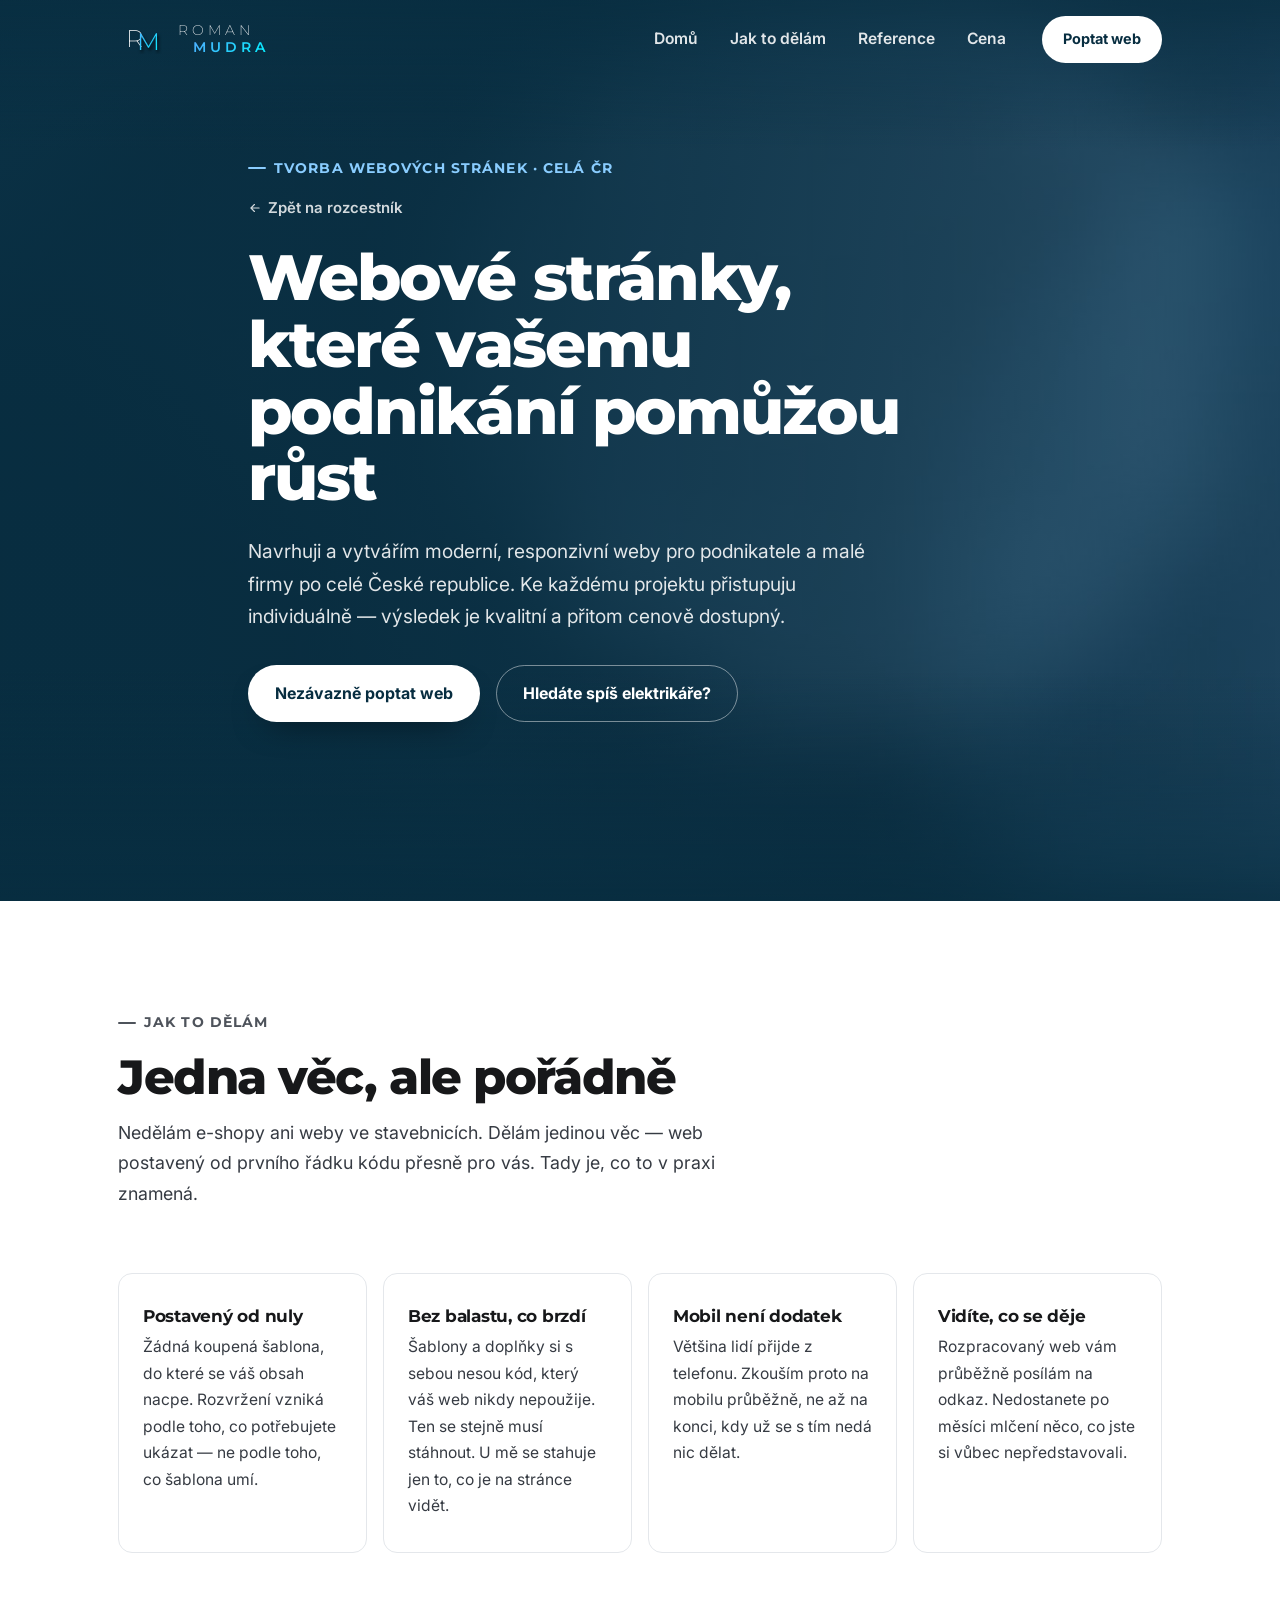
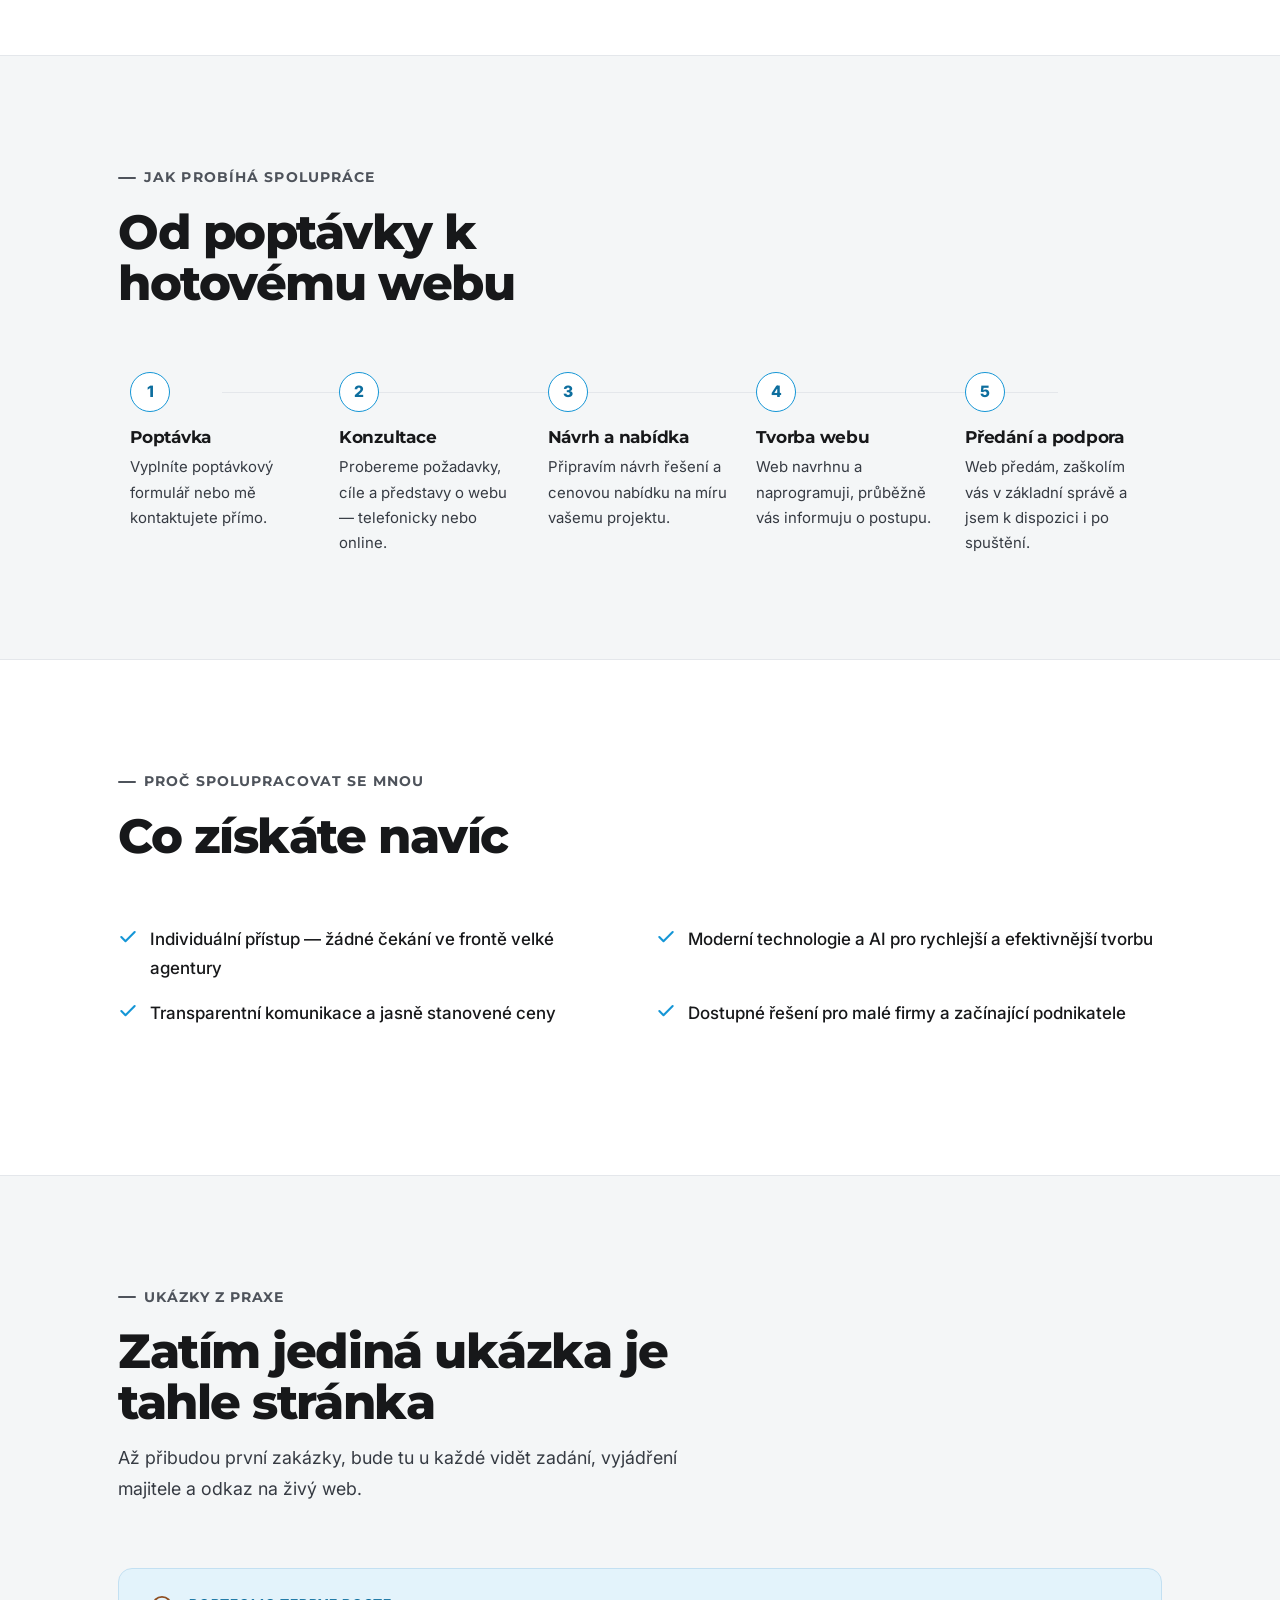
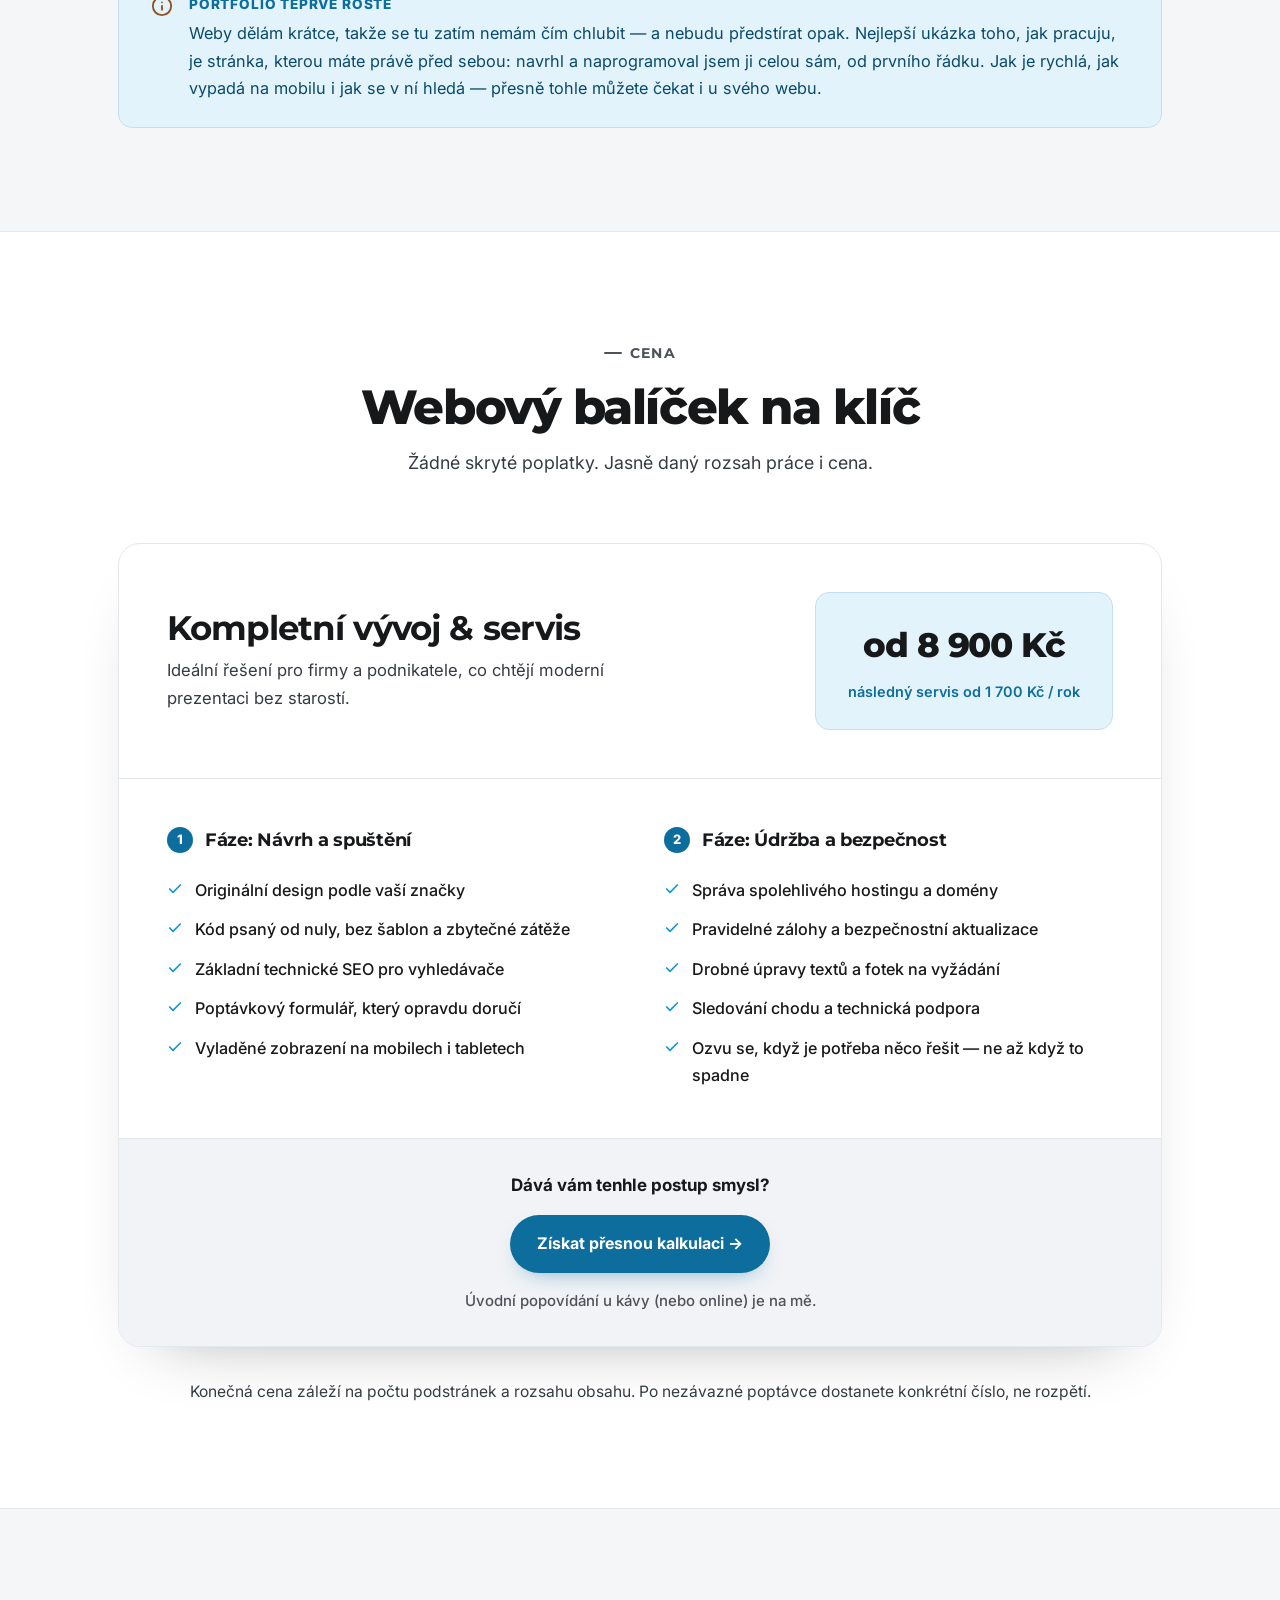
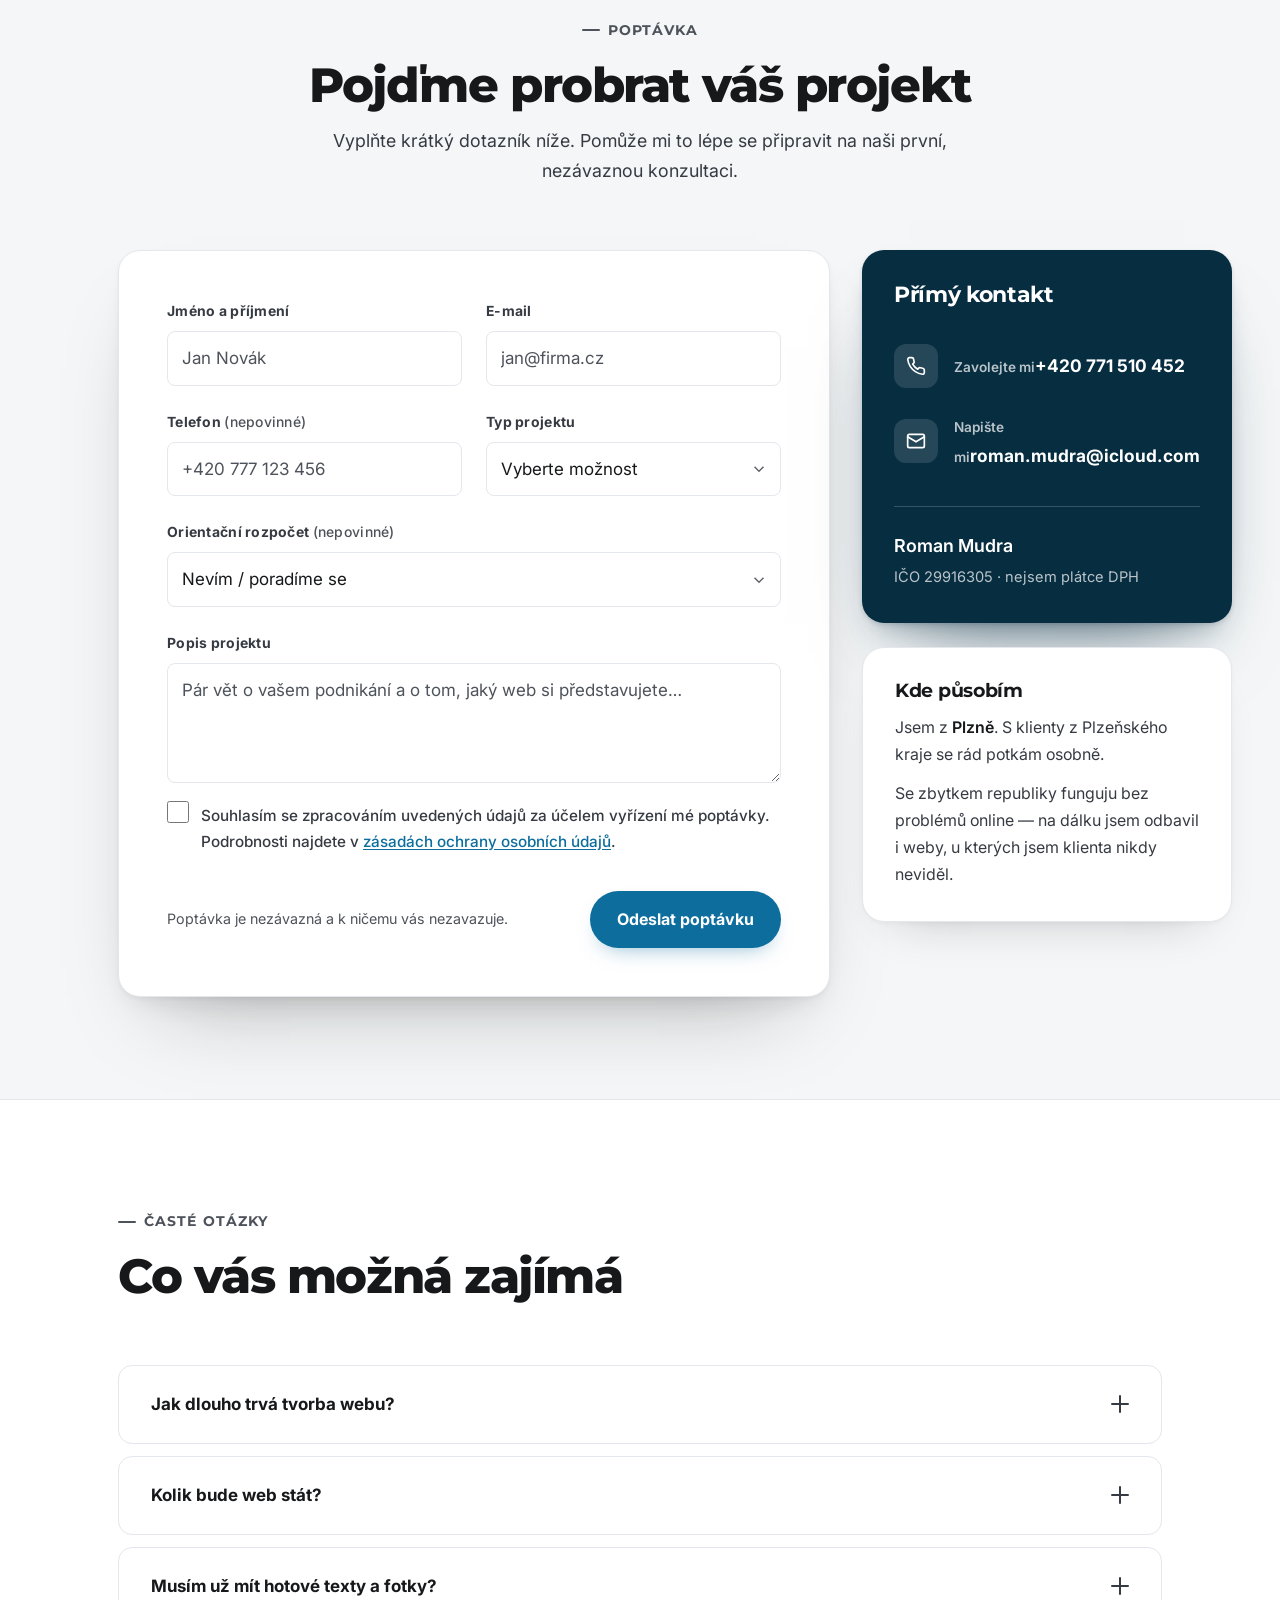
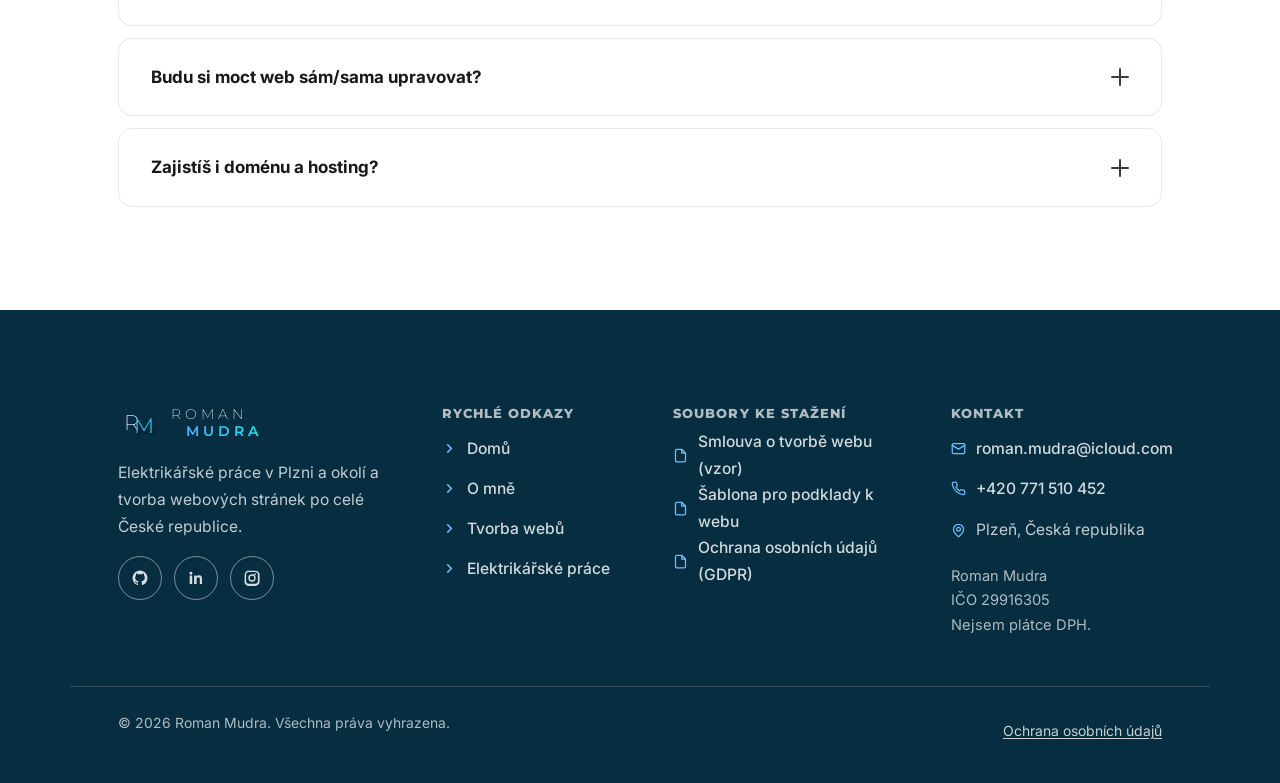
<file: tvorba-webu.html>
﻿<!DOCTYPE html>
<html lang="cs">
<head>
<meta charset="UTF-8">
<meta name="viewport" content="width=device-width, initial-scale=1.0">

<!-- ZBÝVÁ DOPLNIT: skutečnou adresu webu místo https://romanmudra.cz
     a odkazy na sociální sítě v patičce (teď vedou na #).
     Kontakty a IČO jsou už doplněné. -->

<title>Tvorba webových stránek pro firmy a podnikatele | Roman Mudra</title>
<meta name="description" content="Moderní responzivní webové stránky pro podnikatele a malé firmy po celé ČR. Individuální přístup, jasná komunikace a rozumná cena.">
<link rel="canonical" href="https://romanmudra.cz/tvorba-webu.html">
<meta name="theme-color" content="#0D6E9E">

<meta property="og:title" content="Tvorba webových stránek | Roman Mudra">
<meta property="og:description" content="Moderní, responzivní weby pro podnikatele a malé firmy po celé ČR.">
<meta property="og:type" content="website">
<meta property="og:locale" content="cs_CZ">
<meta property="og:url" content="https://romanmudra.cz/tvorba-webu.html">
<meta property="og:image" content="https://romanmudra.cz/assets/nahled-web.png">
<meta property="og:image:width" content="1200">
<meta property="og:image:height" content="630">
<meta property="og:image:alt" content="Roman Mudra — tvorba webových stránek">
<meta name="twitter:card" content="summary_large_image">

<link rel="icon" href="assets/favicon.svg?v=3" type="image/svg+xml">
<link rel="apple-touch-icon" href="assets/apple-touch-icon.png?v=4">

<link rel="preconnect" href="https://fonts.googleapis.com">
<link rel="preconnect" href="https://fonts.gstatic.com" crossorigin>
<link href="https://fonts.googleapis.com/css2?family=Inter:wght@400;500;600;700&family=Montserrat:wght@200;300;400;500;600;700;800&display=swap" rel="stylesheet">
<link rel="stylesheet" href="assets/styl.css?v=6">

<script type="application/ld+json">
{
  "@context": "https://schema.org",
  "@graph": [
    {
      "@type": "BreadcrumbList",
      "itemListElement": [
        { "@type": "ListItem", "position": 1, "name": "Domů", "item": "https://romanmudra.cz/" },
        { "@type": "ListItem", "position": 2, "name": "Tvorba webových stránek", "item": "https://romanmudra.cz/tvorba-webu.html" }
      ]
    },
    {
      "@type": "Service",
      "name": "Tvorba webových stránek",
      "serviceType": "Tvorba webových stránek na míru",
      "description": "Návrh a vývoj moderních responzivních webových stránek pro podnikatele a malé firmy.",
      "url": "https://romanmudra.cz/tvorba-webu.html",
      "provider": {
        "@type": "ProfessionalService",
        "name": "Roman Mudra",
        "@id": "https://romanmudra.cz/#firma"
      },
      "areaServed": { "@type": "Country", "name": "Česká republika" },
      "offers": {
        "@type": "Offer",
        "name": "Webový balíček na klíč",
        "description": "Návrh a vývoj webu od nuly včetně nasazení. Následná správa 1 700 Kč ročně.",
        "price": "8900",
        "priceCurrency": "CZK",
        "priceSpecification": {
          "@type": "PriceSpecification",
          "minPrice": "8900",
          "priceCurrency": "CZK",
          "valueAddedTaxIncluded": true
        },
        "availability": "https://schema.org/InStock"
      }
    },
    {
      "@type": "FAQPage",
      "mainEntity": [
        {
          "@type": "Question",
          "name": "Jak dlouho trvá tvorba webu?",
          "acceptedAnswer": { "@type": "Answer", "text": "Jednostránková vizitka bývá hotová do týdne, vícestránkový firemní web podle rozsahu obvykle do tří týdnů. Přesný termín dostanete spolu s cenovou nabídkou." }
        },
        {
          "@type": "Question",
          "name": "Kolik bude web stát?",
          "acceptedAnswer": { "@type": "Answer", "text": "Webový balíček na klíč začíná na 8 900 Kč. Následná správa, tedy hosting, doména, zálohy a drobné úpravy, stojí od 1 700 Kč ročně. Konečná cena záleží na počtu podstránek a rozsahu obsahu." }
        },
        {
          "@type": "Question",
          "name": "Musím už mít hotové texty a fotky?",
          "acceptedAnswer": { "@type": "Answer", "text": "Není to nutné, rád vám s obsahem pomůžu nebo poradím, jak si ho připravit. Čím víc podkladů ale na začátku máme, tím rychleji můžeme postupovat." }
        },
        {
          "@type": "Question",
          "name": "Budu si moct web sám upravovat?",
          "acceptedAnswer": { "@type": "Answer", "text": "Ano, weby stavím tak, aby se s nimi dalo do budoucna pracovat, a rád vás se základní správou zaškolím." }
        },
        {
          "@type": "Question",
          "name": "Zajistíte i doménu a hosting?",
          "acceptedAnswer": { "@type": "Answer", "text": "S výběrem a nastavením domény i hostingu vám rád pomůžu a poradím, jaké řešení bude pro váš projekt nejvhodnější." }
        }
      ]
    }
  ]
}
</script>
</head>
<body class="uvod-foto">

<a class="skip-link" href="#obsah">Přeskočit na obsah</a>

<header class="site-header">
  <div class="container header-inner">
    <a href="index.html" class="logo logo--svetle" aria-label="Roman Mudra — domů">
      <svg class="logo-mark" viewBox="0 0 100 60" role="img" aria-label="RM">
        <defs>
          <linearGradient id="lgBlueHead" x1="0%" y1="0%" x2="100%" y2="100%"><stop offset="0%" stop-color="#4facfe"/><stop offset="100%" stop-color="#00f2fe"/></linearGradient>
          <filter id="lsBlueHead" x="-20%" y="-20%" width="140%" height="140%"><feDropShadow dx="3" dy="5" stdDeviation="3" flood-color="#000000" flood-opacity="0.9"/></filter>
        </defs>
        <text x="15" y="45" font-family="Montserrat, sans-serif" font-weight="200" font-size="48" fill="currentColor">R</text>
        <text x="38" y="52" font-family="Montserrat, sans-serif" font-weight="300" font-size="48" fill="url(#lgBlueHead)" filter="url(#lsBlueHead)">M</text>
      </svg>
      <span class="logo-wordmark">
        <span class="logo-word-roman">ROMAN</span>
        <span class="logo-word-mudra">MUDRA</span>
      </span>
    </a>
    <nav class="site-nav" id="siteNav" aria-label="Hlavní navigace">
      <div class="nav-links">
        <a href="index.html" class="nav-link">Domů</a>
        <a href="#sluzby" class="nav-link">Jak to dělám</a>
        <a href="#reference" class="nav-link">Reference</a>
        <a href="#cenik" class="nav-link">Cena</a>
      </div>
      <a href="#poptavka" class="btn btn-primary btn-small">Poptat web</a>
    </nav>
    <button class="nav-toggle" id="navToggle" aria-label="Otevřít menu" aria-expanded="false" aria-controls="siteNav">
      <span></span><span></span><span></span>
    </button>
  </div>
</header>

<main id="obsah">

  <!-- ÚVOD -->
  <section class="uvod">
    <div class="uvod-foto">
      <img src="assets/uvod-web.jpg" alt="" width="1920" height="1000" fetchpriority="high">
    </div>
    <div class="uvod-zavoj"></div>
    <div class="container uvod-obsah">
      <div class="hero-meta">
        <span class="eyebrow">Tvorba webových stránek · celá ČR</span>
        <a href="index.html" class="hero-back">
          <svg width="14" height="14" viewBox="0 0 24 24" aria-hidden="true"><path d="M19 12H5M11 6l-6 6 6 6" stroke="currentColor" stroke-width="2" stroke-linecap="round" stroke-linejoin="round" fill="none"/></svg>
          Zpět na rozcestník
        </a>
      </div>
      <h1 class="uvod-titul">Webové stránky, které vašemu podnikání pomůžou růst</h1>
      <p class="uvod-text">Navrhuji a vytvářím moderní, responzivní weby pro podnikatele a malé firmy po celé České republice. Ke každému projektu přistupuju individuálně — výsledek je kvalitní a přitom cenově dostupný.</p>
      <div class="hero-actions">
        <a href="#poptavka" class="btn btn-primary">Nezávazně poptat web</a>
        <a href="elektrikarske-prace.html" class="btn btn-ghost">Hledáte spíš elektrikáře?</a>
      </div>
    </div>
  </section>

  <!-- JAK TO DĚLÁM
       Dřív tu bylo osm dlaždic s výčtem služeb, které Roman reálně
       nenabízí (e-shopy, chatboty, AI napojení). Teď je tu jedna věc,
       kterou dělá, rozepsaná do toho, čím se liší. -->
  <section class="section container" id="sluzby" aria-labelledby="sluzby-nadpis">
    <div class="section-head reveal">
      <span class="eyebrow eyebrow--muted">Jak to dělám</span>
      <h2 id="sluzby-nadpis">Jedna věc, ale pořádně</h2>
      <p>Nedělám e-shopy ani weby ve stavebnicích. Dělám jedinou věc — web postavený od prvního řádku kódu přesně pro vás. Tady je, co to v praxi znamená.</p>
    </div>
    <div class="services-grid">
      <div class="service-card reveal">
        <h3 class="service-title">Postavený od nuly</h3>
        <p class="service-desc">Žádná koupená šablona, do které se váš obsah nacpe. Rozvržení vzniká podle toho, co potřebujete ukázat — ne podle toho, co šablona umí.</p>
      </div>
      <div class="service-card reveal">
        <h3 class="service-title">Bez balastu, co brzdí</h3>
        <p class="service-desc">Šablony a doplňky si s sebou nesou kód, který váš web nikdy nepoužije. Ten se stejně musí stáhnout. U mě se stahuje jen to, co je na stránce vidět.</p>
      </div>
      <div class="service-card reveal">
        <h3 class="service-title">Mobil není dodatek</h3>
        <p class="service-desc">Většina lidí přijde z telefonu. Zkouším proto na mobilu průběžně, ne až na konci, kdy už se s tím nedá nic dělat.</p>
      </div>
      <div class="service-card reveal">
        <h3 class="service-title">Vidíte, co se děje</h3>
        <p class="service-desc">Rozpracovaný web vám průběžně posílám na odkaz. Nedostanete po měsíci mlčení něco, co jste si vůbec nepředstavovali.</p>
      </div>
    </div>
  </section>

  <!-- PROCES -->
  <section class="section section--alt" aria-labelledby="proces-nadpis">
    <div class="container">
      <div class="section-head reveal">
        <span class="eyebrow eyebrow--muted">Jak probíhá spolupráce</span>
        <h2 id="proces-nadpis">Od poptávky k hotovému webu</h2>
      </div>
      <div class="process-list">
        <div class="process-step reveal">
          <div class="process-step-connector"></div>
          <div class="process-step-node">1</div>
          <h3 class="process-step-title">Poptávka</h3>
          <p class="process-step-desc">Vyplníte poptávkový formulář nebo mě kontaktujete přímo.</p>
        </div>
        <div class="process-step reveal">
          <div class="process-step-connector"></div>
          <div class="process-step-node">2</div>
          <h3 class="process-step-title">Konzultace</h3>
          <p class="process-step-desc">Probereme požadavky, cíle a představy o webu — telefonicky nebo online.</p>
        </div>
        <div class="process-step reveal">
          <div class="process-step-connector"></div>
          <div class="process-step-node">3</div>
          <h3 class="process-step-title">Návrh a nabídka</h3>
          <p class="process-step-desc">Připravím návrh řešení a cenovou nabídku na míru vašemu projektu.</p>
        </div>
        <div class="process-step reveal">
          <div class="process-step-connector"></div>
          <div class="process-step-node">4</div>
          <h3 class="process-step-title">Tvorba webu</h3>
          <p class="process-step-desc">Web navrhnu a naprogramuji, průběžně vás informuju o postupu.</p>
        </div>
        <div class="process-step reveal">
          <div class="process-step-connector"></div>
          <div class="process-step-node">5</div>
          <h3 class="process-step-title">Předání a podpora</h3>
          <p class="process-step-desc">Web předám, zaškolím vás v základní správě a jsem k dispozici i po spuštění.</p>
        </div>
      </div>
    </div>
  </section>

  <!-- PROČ JÁ -->
  <section class="section container" aria-labelledby="proc-nadpis">
    <div class="section-head reveal">
      <span class="eyebrow eyebrow--muted">Proč spolupracovat se mnou</span>
      <h2 id="proc-nadpis">Co získáte navíc</h2>
    </div>
    <div class="benefits-list">
      <div class="benefit-item reveal">
        <svg class="check-icon" viewBox="0 0 24 24" aria-hidden="true"><path d="M20 6 9 17l-5-5" stroke="currentColor" stroke-width="2.5" stroke-linecap="round" stroke-linejoin="round" fill="none"/></svg>
        <span>Individuální přístup — žádné čekání ve frontě velké agentury</span>
      </div>
      <div class="benefit-item reveal">
        <svg class="check-icon" viewBox="0 0 24 24" aria-hidden="true"><path d="M20 6 9 17l-5-5" stroke="currentColor" stroke-width="2.5" stroke-linecap="round" stroke-linejoin="round" fill="none"/></svg>
        <span>Moderní technologie a AI pro rychlejší a efektivnější tvorbu</span>
      </div>
      <div class="benefit-item reveal">
        <svg class="check-icon" viewBox="0 0 24 24" aria-hidden="true"><path d="M20 6 9 17l-5-5" stroke="currentColor" stroke-width="2.5" stroke-linecap="round" stroke-linejoin="round" fill="none"/></svg>
        <span>Transparentní komunikace a jasně stanovené ceny</span>
      </div>
      <div class="benefit-item reveal">
        <svg class="check-icon" viewBox="0 0 24 24" aria-hidden="true"><path d="M20 6 9 17l-5-5" stroke="currentColor" stroke-width="2.5" stroke-linecap="round" stroke-linejoin="round" fill="none"/></svg>
        <span>Dostupné řešení pro malé firmy a začínající podnikatele</span>
      </div>
      <div class="benefit-item reveal">
        <svg class="check-icon" viewBox="0 0 24 24" aria-hidden="true"><path d="M20 6 9 17l-5-5" stroke="currentColor" stroke-width="2.5" stroke-linecap="round" stroke-linejoin="round" fill="none"/></svg>
        <span>Podpora a drobné úpravy i po spuštění webu</span>
      </div>
      <div class="benefit-item reveal">
        <svg class="check-icon" viewBox="0 0 24 24" aria-hidden="true"><path d="M20 6 9 17l-5-5" stroke="currentColor" stroke-width="2.5" stroke-linecap="round" stroke-linejoin="round" fill="none"/></svg>
        <span>Práce pro klienty po celé České republice</span>
      </div>
    </div>
  </section>

  <!-- REFERENCE / UKÁZKY Z PRAXE
       ============================================================
       JAK PŘIDAT DALŠÍ ZAKÁZKU: zkopíruj celý blok <article class="pripad">
       a vyplň ho. Nic v CSS měnit nemusíš, karty se řadí pod sebe samy.

       Náhled webu: udělej snímek úvodní stránky klienta, ulož ho jako
       assets/reference-nazev.jpg (ideálně 1200 × 825 px) a v bloku
       .pripad-nahled nahraď <div class="pripad-zastup"> za:
         <img src="assets/reference-nazev.jpg" alt="Web [název]" width="1200" height="825">

       Citaci nikdy nevymýšlej. Napiš klientovi, ať ti dvě věty pošle
       písemně, a zeptej se, jestli ji můžeš zveřejnit i se jménem.
       ============================================================ -->
  <section class="section section--alt" id="reference" aria-labelledby="reference-nadpis">
    <div class="container">
      <div class="section-head reveal">
        <!-- Až odkomentuješ první případovou studii, přepiš nadpis
             a popis na: „Weby, které už běží" / „U každé zakázky je
             vidět, co bylo zadání, co k tomu řekl majitel a hlavně
             odkaz na živý web. Klikněte a posuďte sami." -->
        <span class="eyebrow eyebrow--muted">Ukázky z praxe</span>
        <h2 id="reference-nadpis">Zatím jediná ukázka je tahle stránka</h2>
        <p>Až přibudou první zakázky, bude tu u každé vidět zadání, vyjádření majitele a odkaz na živý web.</p>
      </div>

      <!-- ↓↓↓ AŽ BUDEŠ MÍT PRVNÍ ZAKÁZKU, SMAŽ TENHLE ŘÁDEK ↓↓↓
      <article class="pripad reveal">
        <div>
          <span class="eyebrow eyebrow--muted">[Typ webu — např. Prezentační web]</span>
          <h3>[Název firmy]</h3>
          <p class="pripad-popis">[Dvě až tři věty o tom, co bylo zadání a co jsi vyřešil. Ne „udělal jsem hezký web", ale co konkrétně firmě chybělo a jak to teď funguje. Například: zákazníci volali s dotazem na otevírací dobu, tak je teď hned pod nadpisem a na mobilu se na ni dá kliknout.]</p>
          <blockquote class="pripad-citat">
            <p>„[Sem přesně to, co ti klient napsal. Nic neupravuj a nepřikrášluj.]"</p>
            <cite>— [Jméno], [pozice], [firma]</cite>
          </blockquote>
          <a class="pripad-odkaz" href="https://example.com" target="_blank" rel="noopener">
            Otevřít web
            <svg viewBox="0 0 24 24" aria-hidden="true"><path d="M7 17 17 7M9 7h8v8" stroke="currentColor" stroke-width="2" stroke-linecap="round" stroke-linejoin="round" fill="none"/></svg>
          </a>
        </div>
        <a class="pripad-nahled" href="https://example.com" target="_blank" rel="noopener" aria-label="Otevřít web [Název firmy]">
          <span class="pripad-zastup">
            <span>[LOGO]</span>
            Sem přijde snímek hotového webu
          </span>
        </a>
      </article>
      ↑↑↑ A SMAŽ I TENHLE ŘÁDEK ↑↑↑ -->

      <div class="callout reveal" style="background: var(--brand-tint); border-color: #C3E0F2;">
        <svg viewBox="0 0 24 24" aria-hidden="true"><path d="M12 16v-4M12 8h.01" stroke="currentColor" stroke-width="2" stroke-linecap="round" fill="none"/><circle cx="12" cy="12" r="10" stroke="currentColor" stroke-width="2" fill="none"/></svg>
        <p style="color:#0A4A6B"><strong style="color:var(--brand-dark)">Portfolio teprve roste</strong>Weby dělám krátce, takže se tu zatím nemám čím chlubit — a nebudu předstírat opak. Nejlepší ukázka toho, jak pracuju, je stránka, kterou máte právě před sebou: navrhl a naprogramoval jsem ji celou sám, od prvního řádku. Jak je rychlá, jak vypadá na mobilu i jak se v ní hledá — přesně tohle můžete čekat i u svého webu.</p>
      </div>
    </div>
  </section>

  <!-- CENA
       Jedna nabídka, jedna cena. Tři balíčky vedle sebe nutily
       návštěvníka rozhodovat se, co mu vlastně chybí — a nejčastější
       odpovědí na takovou otázku je odchod z webu. -->
  <section class="section" id="cenik" aria-labelledby="cenik-nadpis">
    <div class="container">
      <div class="section-head reveal" style="max-width:none;text-align:center">
        <span class="eyebrow eyebrow--muted" style="justify-content:center">Cena</span>
        <h2 id="cenik-nadpis" style="max-width:none">Webový balíček na klíč</h2>
        <p style="max-width:52ch;margin-inline:auto">Žádné skryté poplatky. Jasně daný rozsah práce i cena.</p>
      </div>

      <div class="balicek reveal">
        <div class="balicek-hlava">
          <div>
            <h3>Kompletní vývoj &amp; servis</h3>
            <p>Ideální řešení pro firmy a podnikatele, co chtějí moderní prezentaci bez starostí.</p>
          </div>
          <div class="balicek-cena">
            <strong>od 8 900 Kč</strong>
            <small>následný servis od 1 700 Kč / rok</small>
          </div>
        </div>

        <div class="balicek-faze">
          <div>
            <div class="faze-hlava">
              <span class="faze-cislo">1</span>
              <h4>Fáze: Návrh a spuštění</h4>
            </div>
            <div class="faze-seznam">
              <div class="faze-polozka"><svg viewBox="0 0 24 24" aria-hidden="true"><path d="M20 6 9 17l-5-5" stroke="currentColor" stroke-width="2.5" stroke-linecap="round" stroke-linejoin="round" fill="none"/></svg><span>Originální design podle vaší značky</span></div>
              <div class="faze-polozka"><svg viewBox="0 0 24 24" aria-hidden="true"><path d="M20 6 9 17l-5-5" stroke="currentColor" stroke-width="2.5" stroke-linecap="round" stroke-linejoin="round" fill="none"/></svg><span>Kód psaný od nuly, bez šablon a zbytečné zátěže</span></div>
              <div class="faze-polozka"><svg viewBox="0 0 24 24" aria-hidden="true"><path d="M20 6 9 17l-5-5" stroke="currentColor" stroke-width="2.5" stroke-linecap="round" stroke-linejoin="round" fill="none"/></svg><span>Základní technické SEO pro vyhledávače</span></div>
              <div class="faze-polozka"><svg viewBox="0 0 24 24" aria-hidden="true"><path d="M20 6 9 17l-5-5" stroke="currentColor" stroke-width="2.5" stroke-linecap="round" stroke-linejoin="round" fill="none"/></svg><span>Poptávkový formulář, který opravdu doručí</span></div>
              <div class="faze-polozka"><svg viewBox="0 0 24 24" aria-hidden="true"><path d="M20 6 9 17l-5-5" stroke="currentColor" stroke-width="2.5" stroke-linecap="round" stroke-linejoin="round" fill="none"/></svg><span>Vyladěné zobrazení na mobilech i tabletech</span></div>
            </div>
          </div>
          <div>
            <div class="faze-hlava">
              <span class="faze-cislo">2</span>
              <h4>Fáze: Údržba a bezpečnost</h4>
            </div>
            <div class="faze-seznam">
              <div class="faze-polozka"><svg viewBox="0 0 24 24" aria-hidden="true"><path d="M20 6 9 17l-5-5" stroke="currentColor" stroke-width="2.5" stroke-linecap="round" stroke-linejoin="round" fill="none"/></svg><span>Správa spolehlivého hostingu a domény</span></div>
              <div class="faze-polozka"><svg viewBox="0 0 24 24" aria-hidden="true"><path d="M20 6 9 17l-5-5" stroke="currentColor" stroke-width="2.5" stroke-linecap="round" stroke-linejoin="round" fill="none"/></svg><span>Pravidelné zálohy a bezpečnostní aktualizace</span></div>
              <div class="faze-polozka"><svg viewBox="0 0 24 24" aria-hidden="true"><path d="M20 6 9 17l-5-5" stroke="currentColor" stroke-width="2.5" stroke-linecap="round" stroke-linejoin="round" fill="none"/></svg><span>Drobné úpravy textů a fotek na vyžádání</span></div>
              <div class="faze-polozka"><svg viewBox="0 0 24 24" aria-hidden="true"><path d="M20 6 9 17l-5-5" stroke="currentColor" stroke-width="2.5" stroke-linecap="round" stroke-linejoin="round" fill="none"/></svg><span>Sledování chodu a technická podpora</span></div>
              <div class="faze-polozka"><svg viewBox="0 0 24 24" aria-hidden="true"><path d="M20 6 9 17l-5-5" stroke="currentColor" stroke-width="2.5" stroke-linecap="round" stroke-linejoin="round" fill="none"/></svg><span>Ozvu se, když je potřeba něco řešit — ne až když to spadne</span></div>
            </div>
          </div>
        </div>

        <div class="balicek-pata">
          <p>Dává vám tenhle postup smysl?</p>
          <a href="#poptavka" class="btn btn-primary">Získat přesnou kalkulaci →</a>
          <p class="balicek-pozn">Úvodní popovídání u kávy (nebo online) je na mě.</p>
        </div>
      </div>

      <p class="pricing-note reveal">Konečná cena záleží na počtu podstránek a rozsahu obsahu. Po nezávazné poptávce dostanete konkrétní číslo, ne rozpětí.</p>
    </div>
  </section>

  <!-- POPTÁVKA -->
  <section class="section section--alt" id="poptavka" aria-labelledby="poptavka-nadpis">
    <div class="container">
      <div class="section-head reveal" style="max-width:none;text-align:center">
        <span class="eyebrow eyebrow--muted" style="justify-content:center">Poptávka</span>
        <h2 id="poptavka-nadpis" style="max-width:none">Pojďme probrat váš projekt</h2>
        <p style="max-width:56ch;margin-inline:auto">Vyplňte krátký dotazník níže. Pomůže mi to lépe se připravit na naši první, nezávaznou konzultaci.</p>
      </div>

      <div class="poptavka-mrizka">
      <div class="karta-3d reveal">
        <form data-inquiry-form data-subject="Poptávka – tvorba webu" novalidate>
          <div class="form-trap" aria-hidden="true">
            <label for="web-gotcha">Toto pole nevyplňujte</label>
            <input type="text" id="web-gotcha" name="_gotcha" tabindex="-1" autocomplete="off">
          </div>
          <div class="form-grid">
            <div class="form-field">
              <label for="web-name">Jméno a příjmení</label>
              <input type="text" id="web-name" name="name" data-label="Jméno a příjmení" placeholder="Jan Novák" autocomplete="name" required>
            </div>
            <div class="form-field">
              <label for="web-email">E-mail</label>
              <input type="email" id="web-email" name="email" data-label="E-mail" placeholder="jan@firma.cz" autocomplete="email" inputmode="email" required>
            </div>
            <div class="form-field">
              <label for="web-phone">Telefon <span class="optional">(nepovinné)</span></label>
              <input type="tel" id="web-phone" name="phone" data-label="Telefon" placeholder="+420 777 123 456" autocomplete="tel" inputmode="tel">
            </div>
            <div class="form-field">
              <label for="web-type">Typ projektu</label>
              <select id="web-type" name="type" data-label="Typ projektu">
                <option value="">Vyberte možnost</option>
                <option>Vizitka / jednostránkový web</option>
                <option>Firemní web s podstránkami</option>
                <option>Redesign stávajícího webu</option>
                <option>Zatím nevím, poradíme se</option>
              </select>
            </div>
            <div class="form-field form-field--full">
              <label for="web-budget">Orientační rozpočet <span class="optional">(nepovinné)</span></label>
              <select id="web-budget" name="budget" data-label="Orientační rozpočet">
                <option value="">Nevím / poradíme se</option>
                <option>do 10 000 Kč</option>
                <option>10 000 – 25 000 Kč</option>
                <option>25 000 – 50 000 Kč</option>
                <option>50 000 Kč a více</option>
              </select>
            </div>
            <div class="form-field form-field--full">
              <label for="web-message">Popis projektu</label>
              <textarea id="web-message" name="message" data-label="Popis projektu" placeholder="Pár vět o vašem podnikání a o tom, jaký web si představujete…" required></textarea>
            </div>
          </div>
          <div class="form-consent">
            <input type="checkbox" id="web-consent" name="consent" required>
            <label for="web-consent">Souhlasím se zpracováním uvedených údajů za účelem vyřízení mé poptávky. Podrobnosti najdete v <a href="zasady-ochrany-osobnich-udaju.html">zásadách ochrany osobních údajů</a>.</label>
          </div>
          <div class="form-footer">
            <p class="form-hint">Poptávka je nezávazná a k ničemu vás nezavazuje.</p>
            <button type="submit" class="btn btn-primary">Odeslat poptávku</button>
          </div>
          <div class="form-note" data-form-note role="status" aria-live="polite"></div>
        </form>
      </div>

      <div class="reveal">
        <div class="kontakt-karta">
          <h3>Přímý kontakt</h3>
          <a class="kontakt-radek" href="tel:+420771510452">
            <span class="kontakt-ikona"><svg viewBox="0 0 24 24" aria-hidden="true"><path d="M22 16.9v3a2 2 0 0 1-2.2 2 19.8 19.8 0 0 1-8.6-3.1 19.5 19.5 0 0 1-6-6A19.8 19.8 0 0 1 2.1 4.2 2 2 0 0 1 4.1 2h3a2 2 0 0 1 2 1.7c.1 1 .3 1.9.6 2.8a2 2 0 0 1-.5 2.1L8 9.8a16 16 0 0 0 6 6l1.2-1.2a2 2 0 0 1 2.1-.5c.9.3 1.8.5 2.8.6a2 2 0 0 1 1.7 2Z" stroke="currentColor" stroke-width="2" stroke-linecap="round" stroke-linejoin="round" fill="none"/></svg></span>
            <span><span class="kontakt-popis">Zavolejte mi</span><span class="kontakt-hodnota">+420 771 510 452</span></span>
          </a>
          <a class="kontakt-radek" href="mailto:roman.mudra@icloud.com">
            <span class="kontakt-ikona"><svg viewBox="0 0 24 24" aria-hidden="true"><path d="M4 4h16a2 2 0 0 1 2 2v12a2 2 0 0 1-2 2H4a2 2 0 0 1-2-2V6a2 2 0 0 1 2-2Z" stroke="currentColor" stroke-width="2" fill="none"/><path d="m22 7-10 6L2 7" stroke="currentColor" stroke-width="2" stroke-linecap="round" stroke-linejoin="round" fill="none"/></svg></span>
            <span><span class="kontakt-popis">Napište mi</span><span class="kontakt-hodnota">roman.mudra@icloud.com</span></span>
          </a>
          <div class="kontakt-paticka">
            <strong>Roman Mudra</strong>
            <span>IČO 29916305 · nejsem plátce DPH</span>
          </div>
        </div>

        <div class="info-karta">
          <h3>Kde působím</h3>
          <p>Jsem z <strong>Plzně</strong>. S klienty z Plzeňského kraje se rád potkám osobně.</p>
          <p>Se zbytkem republiky funguju bez problémů online — na dálku jsem odbavil i weby, u kterých jsem klienta nikdy neviděl.</p>
        </div>
      </div>
      </div>
    </div>
  </section>

  <!-- FAQ -->
  <section class="section" aria-labelledby="faq-nadpis">
    <div class="container">
      <div class="section-head reveal">
        <span class="eyebrow eyebrow--muted">Časté otázky</span>
        <h2 id="faq-nadpis">Co vás možná zajímá</h2>
      </div>
      <div class="faq-list">
        <details class="faq-item reveal">
          <summary>Jak dlouho trvá tvorba webu?<span class="faq-icon"></span></summary>
          <div class="faq-answer"><p>Jednostránková vizitka bývá hotová do týdne, vícestránkový firemní web podle rozsahu obvykle do tří týdnů. Přesný termín dostanete spolu s cenovou nabídkou a držím se ho.</p><p>Nejčastěji to nebrzdí programování, ale podklady — texty a fotky. Proto k nim posílám dotazník, ať víte, co si připravit.</p></div>
        </details>
        <details class="faq-item reveal">
          <summary>Kolik bude web stát?<span class="faq-icon"></span></summary>
          <div class="faq-answer"><p>Balíček na klíč začíná na <strong>8 900 Kč</strong>. Následná správa — hosting, doména, zálohy a drobné úpravy — stojí <strong>od 1 700 Kč ročně</strong> a není povinná.</p><p>Konečná cena záleží hlavně na počtu podstránek a na tom, kolik obsahu je potřeba zpracovat. Po nezávazné poptávce dostanete konkrétní číslo, ne rozpětí.</p></div>
        </details>
        <details class="faq-item reveal">
          <summary>Musím už mít hotové texty a fotky?<span class="faq-icon"></span></summary>
          <div class="faq-answer"><p>Není to nutné, rád vám s obsahem pomůžu nebo poradím, jak si ho připravit. Čím víc podkladů ale na začátku máme, tím rychleji můžeme postupovat.</p></div>
        </details>
        <details class="faq-item reveal">
          <summary>Budu si moct web sám/sama upravovat?<span class="faq-icon"></span></summary>
          <div class="faq-answer"><p>Ano, weby stavím tak, aby se s nimi dalo do budoucna pracovat, a rád vás se základní správou zaškolím.</p></div>
        </details>
        <details class="faq-item reveal">
          <summary>Zajistíš i doménu a hosting?<span class="faq-icon"></span></summary>
          <div class="faq-answer"><p>S výběrem a nastavením domény i hostingu vám rád pomůžu a poradím, jaké řešení bude pro váš projekt nejvhodnější.</p></div>
        </details>
      </div>
    </div>
  </section>

</main>

<footer class="site-footer">
  <div class="container footer-inner">
    <div class="footer-brand">
      <div class="logo logo--svetle" aria-label="Roman Mudra">
        <svg class="logo-mark" viewBox="0 0 100 60" role="img" aria-label="RM">
          <defs>
            <linearGradient id="lgBlueFoot" x1="0%" y1="0%" x2="100%" y2="100%"><stop offset="0%" stop-color="#4facfe"/><stop offset="100%" stop-color="#00f2fe"/></linearGradient>
            <filter id="lsBlueFoot" x="-20%" y="-20%" width="140%" height="140%"><feDropShadow dx="3" dy="5" stdDeviation="3" flood-color="#000000" flood-opacity="0.9"/></filter>
          </defs>
          <text x="15" y="45" font-family="Montserrat, sans-serif" font-weight="200" font-size="48" fill="currentColor">R</text>
          <text x="38" y="52" font-family="Montserrat, sans-serif" font-weight="300" font-size="48" fill="url(#lgBlueFoot)" filter="url(#lsBlueFoot)">M</text>
        </svg>
        <span class="logo-wordmark">
          <span class="logo-word-roman">ROMAN</span>
          <span class="logo-word-mudra">MUDRA</span>
        </span>
      </div>
      <p>Elektrikářské práce v Plzni a okolí a tvorba webových stránek po celé České republice.</p>
      <div class="footer-social">
        <a href="#" aria-label="GitHub"><svg viewBox="0 0 24 24" aria-hidden="true"><path fill="currentColor" d="M12 2a10 10 0 0 0-3.16 19.49c.5.09.68-.22.68-.48v-1.7c-2.78.6-3.37-1.34-3.37-1.34-.46-1.16-1.11-1.47-1.11-1.47-.9-.62.07-.6.07-.6 1 .07 1.53 1.03 1.53 1.03.89 1.52 2.34 1.08 2.91.83.09-.65.35-1.08.63-1.33-2.22-.25-4.56-1.11-4.56-4.95 0-1.09.39-1.99 1.03-2.69-.1-.25-.45-1.27.1-2.64 0 0 .84-.27 2.75 1.02a9.6 9.6 0 0 1 5 0c1.91-1.29 2.75-1.02 2.75-1.02.55 1.37.2 2.39.1 2.64.64.7 1.03 1.6 1.03 2.69 0 3.85-2.34 4.7-4.57 4.94.36.31.68.92.68 1.85v2.74c0 .26.18.58.69.48A10 10 0 0 0 12 2Z"/></svg></a>
        <a href="#" aria-label="LinkedIn"><svg viewBox="0 0 24 24" aria-hidden="true"><path fill="currentColor" d="M6.94 8.5H3.56V20h3.38V8.5ZM5.25 3.6a1.96 1.96 0 1 0 0 3.92 1.96 1.96 0 0 0 0-3.92ZM20.44 20h-3.37v-5.93c0-1.41-.03-3.23-1.97-3.23-1.97 0-2.27 1.54-2.27 3.13V20H9.46V8.5h3.24v1.57h.05c.45-.86 1.56-1.76 3.2-1.76 3.43 0 4.06 2.26 4.06 5.19V20Z"/></svg></a>
        <a href="#" aria-label="Instagram"><svg viewBox="0 0 24 24" aria-hidden="true"><path fill="currentColor" d="M12 2.2c2.7 0 3 .01 4.12.06 1.1.05 1.85.23 2.5.48.68.26 1.26.62 1.83 1.19.57.57.93 1.15 1.19 1.83.25.65.43 1.4.48 2.5.05 1.12.06 1.42.06 4.12s-.01 3-.06 4.12c-.05 1.1-.23 1.85-.48 2.5-.26.68-.62 1.26-1.19 1.83-.57.57-1.15.93-1.83 1.19-.65.25-1.4.43-2.5.48-1.12.05-1.42.06-4.12.06s-3-.01-4.12-.06c-1.1-.05-1.85-.23-2.5-.48a4.94 4.94 0 0 1-1.83-1.19 4.94 4.94 0 0 1-1.19-1.83c-.25-.65-.43-1.4-.48-2.5C2.21 15 2.2 14.7 2.2 12s.01-3 .06-4.12c.05-1.1.23-1.85.48-2.5.26-.68.62-1.26 1.19-1.83A4.94 4.94 0 0 1 5.76 2.36c.65-.25 1.4-.43 2.5-.48C9.38 2.21 9.7 2.2 12 2.2Zm0 1.8c-2.66 0-2.97.01-4.02.06-.9.04-1.39.19-1.71.32-.43.17-.74.37-1.06.69-.32.32-.52.63-.69 1.06-.13.32-.28.81-.32 1.71-.05 1.05-.06 1.36-.06 4.02s.01 2.97.06 4.02c.04.9.19 1.39.32 1.71.17.43.37.74.69 1.06.32.32.63.52 1.06.69.32.13.81.28 1.71.32 1.05.05 1.36.06 4.02.06s2.97-.01 4.02-.06c.9-.04 1.39-.19 1.71-.32.43-.17.74-.37 1.06-.69.32-.32.52-.63.69-1.06.13-.32.28-.81.32-1.71.05-1.05.06-1.36.06-4.02s-.01-2.97-.06-4.02c-.04-.9-.19-1.39-.32-1.71a2.85 2.85 0 0 0-.69-1.06 2.85 2.85 0 0 0-1.06-.69c-.32-.13-.81-.28-1.71-.32-1.05-.05-1.36-.06-4.02-.06Zm0 3.06a4.94 4.94 0 1 1 0 9.88 4.94 4.94 0 0 1 0-9.88Zm0 1.8a3.14 3.14 0 1 0 0 6.28 3.14 3.14 0 0 0 0-6.28Zm5.13-1.99a1.15 1.15 0 1 1-2.3 0 1.15 1.15 0 0 1 2.3 0Z"/></svg></a>
      </div>
    </div>
    <div class="footer-col">
      <h3>Rychlé odkazy</h3>
      <a href="index.html"><svg viewBox="0 0 24 24" aria-hidden="true"><path d="m9 6 6 6-6 6" stroke="currentColor" stroke-width="2.5" stroke-linecap="round" stroke-linejoin="round" fill="none"/></svg>Domů</a>
      <a href="index.html#o-mne"><svg viewBox="0 0 24 24" aria-hidden="true"><path d="m9 6 6 6-6 6" stroke="currentColor" stroke-width="2.5" stroke-linecap="round" stroke-linejoin="round" fill="none"/></svg>O mně</a>
      <a href="tvorba-webu.html"><svg viewBox="0 0 24 24" aria-hidden="true"><path d="m9 6 6 6-6 6" stroke="currentColor" stroke-width="2.5" stroke-linecap="round" stroke-linejoin="round" fill="none"/></svg>Tvorba webů</a>
      <a href="elektrikarske-prace.html"><svg viewBox="0 0 24 24" aria-hidden="true"><path d="m9 6 6 6-6 6" stroke="currentColor" stroke-width="2.5" stroke-linecap="round" stroke-linejoin="round" fill="none"/></svg>Elektrikářské práce</a>
    </div>
    <div class="footer-col">
      <h3>Soubory ke stažení</h3>
      <a href="dokumenty/smlouva-o-tvorbe-webu.html"><svg viewBox="0 0 24 24" aria-hidden="true"><path d="M14 2H6a2 2 0 0 0-2 2v16a2 2 0 0 0 2 2h12a2 2 0 0 0 2-2V8Zm0 0v6h6" stroke="currentColor" stroke-width="2" stroke-linecap="round" stroke-linejoin="round" fill="none"/></svg>Smlouva o tvorbě webu (vzor)</a>
      <a href="dokumenty/podklady-pro-web.html"><svg viewBox="0 0 24 24" aria-hidden="true"><path d="M14 2H6a2 2 0 0 0-2 2v16a2 2 0 0 0 2 2h12a2 2 0 0 0 2-2V8Zm0 0v6h6" stroke="currentColor" stroke-width="2" stroke-linecap="round" stroke-linejoin="round" fill="none"/></svg>Šablona pro podklady k webu</a>
      <a href="zasady-ochrany-osobnich-udaju.html"><svg viewBox="0 0 24 24" aria-hidden="true"><path d="M14 2H6a2 2 0 0 0-2 2v16a2 2 0 0 0 2 2h12a2 2 0 0 0 2-2V8Zm0 0v6h6" stroke="currentColor" stroke-width="2" stroke-linecap="round" stroke-linejoin="round" fill="none"/></svg>Ochrana osobních údajů (GDPR)</a>
    </div>
    <div class="footer-col">
      <h3>Kontakt</h3>
      <a href="mailto:roman.mudra@icloud.com"><svg viewBox="0 0 24 24" aria-hidden="true"><path d="M4 4h16a2 2 0 0 1 2 2v12a2 2 0 0 1-2 2H4a2 2 0 0 1-2-2V6a2 2 0 0 1 2-2Z" stroke="currentColor" stroke-width="2" fill="none"/><path d="m22 7-10 6L2 7" stroke="currentColor" stroke-width="2" stroke-linecap="round" stroke-linejoin="round" fill="none"/></svg>roman.mudra@icloud.com</a>
      <a href="tel:+420771510452"><svg viewBox="0 0 24 24" aria-hidden="true"><path d="M22 16.9v3a2 2 0 0 1-2.2 2 19.8 19.8 0 0 1-8.6-3.1 19.5 19.5 0 0 1-6-6A19.8 19.8 0 0 1 2.1 4.2 2 2 0 0 1 4.1 2h3a2 2 0 0 1 2 1.7c.1 1 .3 1.9.6 2.8a2 2 0 0 1-.5 2.1L8 9.8a16 16 0 0 0 6 6l1.2-1.2a2 2 0 0 1 2.1-.5c.9.3 1.8.5 2.8.6a2 2 0 0 1 1.7 2Z" stroke="currentColor" stroke-width="2" stroke-linecap="round" stroke-linejoin="round" fill="none"/></svg>+420 771 510 452</a>
      <p class="footer-radek"><svg viewBox="0 0 24 24" aria-hidden="true"><path d="M20 10c0 6-8 12-8 12s-8-6-8-12a8 8 0 0 1 16 0Z" stroke="currentColor" stroke-width="2" stroke-linecap="round" stroke-linejoin="round" fill="none"/><circle cx="12" cy="10" r="3" stroke="currentColor" stroke-width="2" fill="none"/></svg>Plzeň, Česká republika</p>
      <p class="footer-legal">Roman Mudra<br>IČO 29916305<br>Nejsem plátce DPH.</p>
    </div>
  </div>
  <div class="container footer-bottom">
    <p>&copy; <span data-year></span> Roman Mudra. Všechna práva vyhrazena.</p>
    <p><a href="zasady-ochrany-osobnich-udaju.html">Ochrana osobních údajů</a></p>
  </div>
</footer>

<script src="assets/skript.js?v=6"></script>
</body>
</html>
</file>
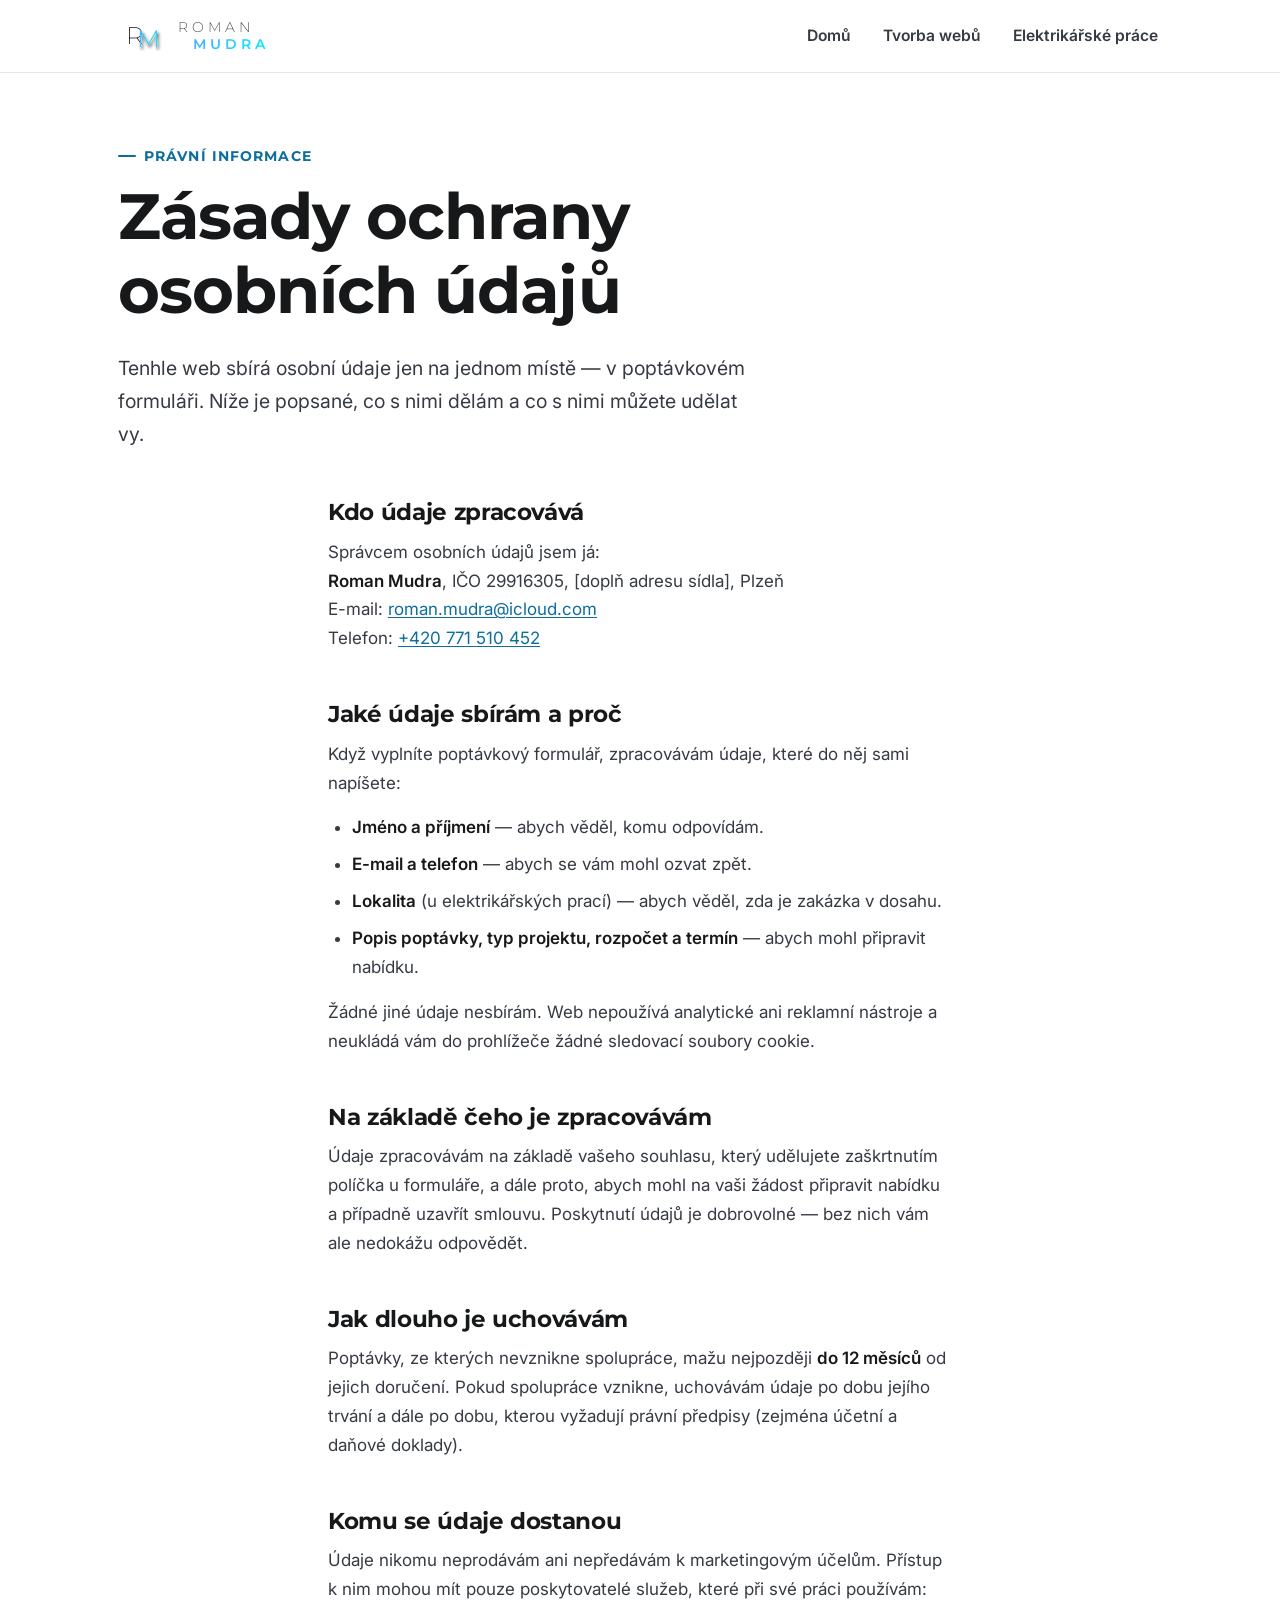
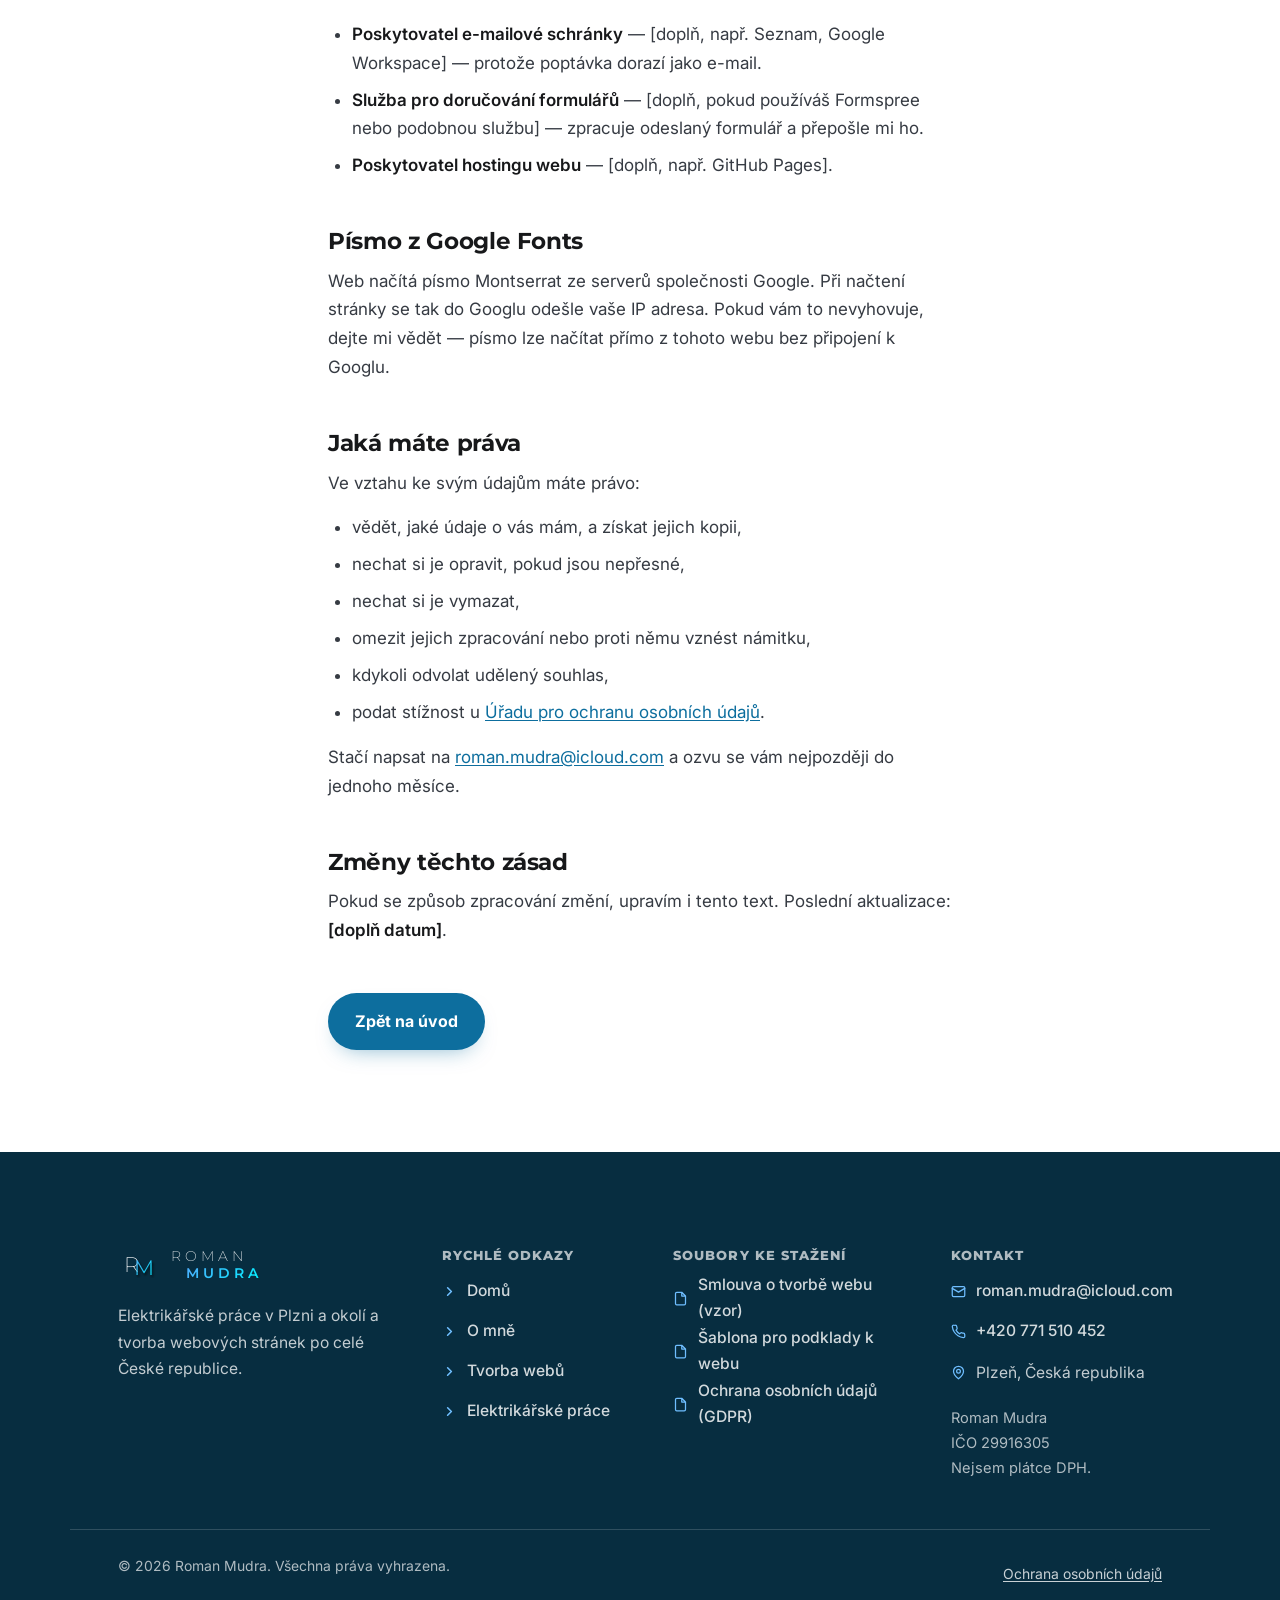
<file: zasady-ochrany-osobnich-udaju.html>
﻿<!DOCTYPE html>
<html lang="cs">
<head>
<meta charset="UTF-8">
<meta name="viewport" content="width=device-width, initial-scale=1.0">

<!-- POZOR: tenhle text je připravená kostra vycházející z toho, co web
     skutečně dělá (poptávkový formulář + fonty z Google). Než ho pustíš
     ven, doplň místa označená hranatými závorkami a nech si ho projít
     někým, kdo se v GDPR orientuje. Není to právní poradenství. -->

<title>Zásady ochrany osobních údajů | Roman Mudra</title>
<meta name="description" content="Jak nakládám s osobními údaji, které mi pošlete přes poptávkový formulář.">
<link rel="canonical" href="https://romanmudra.cz/zasady-ochrany-osobnich-udaju.html">
<meta name="robots" content="noindex, follow">
<meta name="theme-color" content="#0D6E9E">

<link rel="icon" href="assets/favicon.svg?v=3" type="image/svg+xml">
<link rel="apple-touch-icon" href="assets/apple-touch-icon.png?v=4">

<link rel="preconnect" href="https://fonts.googleapis.com">
<link rel="preconnect" href="https://fonts.gstatic.com" crossorigin>
<link href="https://fonts.googleapis.com/css2?family=Inter:wght@400;500;600;700&family=Montserrat:wght@200;300;400;500;600;700;800&display=swap" rel="stylesheet">
<link rel="stylesheet" href="assets/styl.css?v=6">
</head>
<body>

<a class="skip-link" href="#obsah">Přeskočit na obsah</a>

<header class="site-header">
  <div class="container header-inner">
    <a href="index.html" class="logo" aria-label="Roman Mudra — domů">
      <svg class="logo-mark" viewBox="0 0 100 60" role="img" aria-label="RM">
        <defs>
          <linearGradient id="lgBlueHead" x1="0%" y1="0%" x2="100%" y2="100%"><stop offset="0%" stop-color="#4facfe"/><stop offset="100%" stop-color="#00f2fe"/></linearGradient>
          <filter id="lsBlueHead" x="-20%" y="-20%" width="140%" height="140%"><feDropShadow dx="3" dy="5" stdDeviation="3" flood-color="#000000" flood-opacity="0.9"/></filter>
        </defs>
        <text x="15" y="45" font-family="Montserrat, sans-serif" font-weight="200" font-size="48" fill="currentColor">R</text>
        <text x="38" y="52" font-family="Montserrat, sans-serif" font-weight="300" font-size="48" fill="url(#lgBlueHead)" filter="url(#lsBlueHead)">M</text>
      </svg>
      <span class="logo-wordmark">
        <span class="logo-word-roman">ROMAN</span>
        <span class="logo-word-mudra">MUDRA</span>
      </span>
    </a>
    <nav class="site-nav" id="siteNav" aria-label="Hlavní navigace">
      <div class="nav-links">
        <a href="index.html" class="nav-link">Domů</a>
        <a href="tvorba-webu.html" class="nav-link">Tvorba webů</a>
        <a href="elektrikarske-prace.html" class="nav-link">Elektrikářské práce</a>
      </div>
    </nav>
    <button class="nav-toggle" id="navToggle" aria-label="Otevřít menu" aria-expanded="false" aria-controls="siteNav">
      <span></span><span></span><span></span>
    </button>
  </div>
</header>

<main id="obsah">
  <section class="hero container">
    <span class="eyebrow">Právní informace</span>
    <h1 class="hero-title">Zásady ochrany osobních údajů</h1>
    <p class="hero-text">Tenhle web sbírá osobní údaje jen na jednom místě — v poptávkovém formuláři. Níže je popsané, co s nimi dělám a co s nimi můžete udělat vy.</p>
  </section>

  <section class="section section--flush-top">
    <div class="container container--reading prose">

      <h2>Kdo údaje zpracovává</h2>
      <p>
        Správcem osobních údajů jsem já:<br>
        <strong>Roman Mudra</strong>, IČO 29916305, [doplň adresu sídla], Plzeň<br>
        E-mail: <a href="mailto:roman.mudra@icloud.com">roman.mudra@icloud.com</a><br>
        Telefon: <a href="tel:+420771510452">+420 771 510 452</a>
      </p>

      <h2>Jaké údaje sbírám a proč</h2>
      <p>Když vyplníte poptávkový formulář, zpracovávám údaje, které do něj sami napíšete:</p>
      <ul>
        <li><strong>Jméno a příjmení</strong> — abych věděl, komu odpovídám.</li>
        <li><strong>E-mail a telefon</strong> — abych se vám mohl ozvat zpět.</li>
        <li><strong>Lokalita</strong> (u elektrikářských prací) — abych věděl, zda je zakázka v dosahu.</li>
        <li><strong>Popis poptávky, typ projektu, rozpočet a termín</strong> — abych mohl připravit nabídku.</li>
      </ul>
      <p>Žádné jiné údaje nesbírám. Web nepoužívá analytické ani reklamní nástroje a neukládá vám do prohlížeče žádné sledovací soubory cookie.</p>

      <h2>Na základě čeho je zpracovávám</h2>
      <p>Údaje zpracovávám na základě vašeho souhlasu, který udělujete zaškrtnutím políčka u formuláře, a dále proto, abych mohl na vaši žádost připravit nabídku a případně uzavřít smlouvu. Poskytnutí údajů je dobrovolné — bez nich vám ale nedokážu odpovědět.</p>

      <h2>Jak dlouho je uchovávám</h2>
      <p>Poptávky, ze kterých nevznikne spolupráce, mažu nejpozději <strong>do 12 měsíců</strong> od jejich doručení. Pokud spolupráce vznikne, uchovávám údaje po dobu jejího trvání a dále po dobu, kterou vyžadují právní předpisy (zejména účetní a daňové doklady).</p>

      <h2>Komu se údaje dostanou</h2>
      <p>Údaje nikomu neprodávám ani nepředávám k marketingovým účelům. Přístup k nim mohou mít pouze poskytovatelé služeb, které při své práci používám:</p>
      <ul>
        <li><strong>Poskytovatel e-mailové schránky</strong> — [doplň, např. Seznam, Google Workspace] — protože poptávka dorazí jako e-mail.</li>
        <li><strong>Služba pro doručování formulářů</strong> — [doplň, pokud používáš Formspree nebo podobnou službu] — zpracuje odeslaný formulář a přepošle mi ho.</li>
        <li><strong>Poskytovatel hostingu webu</strong> — [doplň, např. GitHub Pages].</li>
      </ul>

      <h2>Písmo z Google Fonts</h2>
      <p>Web načítá písmo Montserrat ze serverů společnosti Google. Při načtení stránky se tak do Googlu odešle vaše IP adresa. Pokud vám to nevyhovuje, dejte mi vědět — písmo lze načítat přímo z tohoto webu bez připojení k Googlu.</p>

      <h2>Jaká máte práva</h2>
      <p>Ve vztahu ke svým údajům máte právo:</p>
      <ul>
        <li>vědět, jaké údaje o vás mám, a získat jejich kopii,</li>
        <li>nechat si je opravit, pokud jsou nepřesné,</li>
        <li>nechat si je vymazat,</li>
        <li>omezit jejich zpracování nebo proti němu vznést námitku,</li>
        <li>kdykoli odvolat udělený souhlas,</li>
        <li>podat stížnost u <a href="https://www.uoou.cz/" rel="noopener">Úřadu pro ochranu osobních údajů</a>.</li>
      </ul>
      <p>Stačí napsat na <a href="mailto:roman.mudra@icloud.com">roman.mudra@icloud.com</a> a ozvu se vám nejpozději do jednoho měsíce.</p>

      <h2>Změny těchto zásad</h2>
      <p>Pokud se způsob zpracování změní, upravím i tento text. Poslední aktualizace: <strong>[doplň datum]</strong>.</p>

      <div class="hero-actions">
        <a href="index.html" class="btn btn-primary">Zpět na úvod</a>
      </div>

    </div>
  </section>
</main>

<footer class="site-footer">
  <div class="container footer-inner">
    <div class="footer-brand">
      <div class="logo logo--svetle" aria-label="Roman Mudra">
        <svg class="logo-mark" viewBox="0 0 100 60" role="img" aria-label="RM">
          <defs>
            <linearGradient id="lgBlueFoot" x1="0%" y1="0%" x2="100%" y2="100%"><stop offset="0%" stop-color="#4facfe"/><stop offset="100%" stop-color="#00f2fe"/></linearGradient>
            <filter id="lsBlueFoot" x="-20%" y="-20%" width="140%" height="140%"><feDropShadow dx="3" dy="5" stdDeviation="3" flood-color="#000000" flood-opacity="0.9"/></filter>
          </defs>
          <text x="15" y="45" font-family="Montserrat, sans-serif" font-weight="200" font-size="48" fill="currentColor">R</text>
          <text x="38" y="52" font-family="Montserrat, sans-serif" font-weight="300" font-size="48" fill="url(#lgBlueFoot)" filter="url(#lsBlueFoot)">M</text>
        </svg>
        <span class="logo-wordmark">
          <span class="logo-word-roman">ROMAN</span>
          <span class="logo-word-mudra">MUDRA</span>
        </span>
      </div>
      <p>Elektrikářské práce v Plzni a okolí a tvorba webových stránek po celé České republice.</p>
    </div>
    <div class="footer-col">
      <h3>Rychlé odkazy</h3>
      <a href="index.html"><svg viewBox="0 0 24 24" aria-hidden="true"><path d="m9 6 6 6-6 6" stroke="currentColor" stroke-width="2.5" stroke-linecap="round" stroke-linejoin="round" fill="none"/></svg>Domů</a>
      <a href="index.html#o-mne"><svg viewBox="0 0 24 24" aria-hidden="true"><path d="m9 6 6 6-6 6" stroke="currentColor" stroke-width="2.5" stroke-linecap="round" stroke-linejoin="round" fill="none"/></svg>O mně</a>
      <a href="tvorba-webu.html"><svg viewBox="0 0 24 24" aria-hidden="true"><path d="m9 6 6 6-6 6" stroke="currentColor" stroke-width="2.5" stroke-linecap="round" stroke-linejoin="round" fill="none"/></svg>Tvorba webů</a>
      <a href="elektrikarske-prace.html"><svg viewBox="0 0 24 24" aria-hidden="true"><path d="m9 6 6 6-6 6" stroke="currentColor" stroke-width="2.5" stroke-linecap="round" stroke-linejoin="round" fill="none"/></svg>Elektrikářské práce</a>
    </div>
    <div class="footer-col">
      <h3>Soubory ke stažení</h3>
      <a href="dokumenty/smlouva-o-tvorbe-webu.html"><svg viewBox="0 0 24 24" aria-hidden="true"><path d="M14 2H6a2 2 0 0 0-2 2v16a2 2 0 0 0 2 2h12a2 2 0 0 0 2-2V8Zm0 0v6h6" stroke="currentColor" stroke-width="2" stroke-linecap="round" stroke-linejoin="round" fill="none"/></svg>Smlouva o tvorbě webu (vzor)</a>
      <a href="dokumenty/podklady-pro-web.html"><svg viewBox="0 0 24 24" aria-hidden="true"><path d="M14 2H6a2 2 0 0 0-2 2v16a2 2 0 0 0 2 2h12a2 2 0 0 0 2-2V8Zm0 0v6h6" stroke="currentColor" stroke-width="2" stroke-linecap="round" stroke-linejoin="round" fill="none"/></svg>Šablona pro podklady k webu</a>
      <a href="zasady-ochrany-osobnich-udaju.html"><svg viewBox="0 0 24 24" aria-hidden="true"><path d="M14 2H6a2 2 0 0 0-2 2v16a2 2 0 0 0 2 2h12a2 2 0 0 0 2-2V8Zm0 0v6h6" stroke="currentColor" stroke-width="2" stroke-linecap="round" stroke-linejoin="round" fill="none"/></svg>Ochrana osobních údajů (GDPR)</a>
    </div>
    <div class="footer-col">
      <h3>Kontakt</h3>
      <a href="mailto:roman.mudra@icloud.com"><svg viewBox="0 0 24 24" aria-hidden="true"><path d="M4 4h16a2 2 0 0 1 2 2v12a2 2 0 0 1-2 2H4a2 2 0 0 1-2-2V6a2 2 0 0 1 2-2Z" stroke="currentColor" stroke-width="2" fill="none"/><path d="m22 7-10 6L2 7" stroke="currentColor" stroke-width="2" stroke-linecap="round" stroke-linejoin="round" fill="none"/></svg>roman.mudra@icloud.com</a>
      <a href="tel:+420771510452"><svg viewBox="0 0 24 24" aria-hidden="true"><path d="M22 16.9v3a2 2 0 0 1-2.2 2 19.8 19.8 0 0 1-8.6-3.1 19.5 19.5 0 0 1-6-6A19.8 19.8 0 0 1 2.1 4.2 2 2 0 0 1 4.1 2h3a2 2 0 0 1 2 1.7c.1 1 .3 1.9.6 2.8a2 2 0 0 1-.5 2.1L8 9.8a16 16 0 0 0 6 6l1.2-1.2a2 2 0 0 1 2.1-.5c.9.3 1.8.5 2.8.6a2 2 0 0 1 1.7 2Z" stroke="currentColor" stroke-width="2" stroke-linecap="round" stroke-linejoin="round" fill="none"/></svg>+420 771 510 452</a>
      <p class="footer-radek"><svg viewBox="0 0 24 24" aria-hidden="true"><path d="M20 10c0 6-8 12-8 12s-8-6-8-12a8 8 0 0 1 16 0Z" stroke="currentColor" stroke-width="2" stroke-linecap="round" stroke-linejoin="round" fill="none"/><circle cx="12" cy="10" r="3" stroke="currentColor" stroke-width="2" fill="none"/></svg>Plzeň, Česká republika</p>
      <p class="footer-legal">Roman Mudra<br>IČO 29916305<br>Nejsem plátce DPH.</p>
    </div>
  </div>
  <div class="container footer-bottom">
    <p>&copy; <span data-year></span> Roman Mudra. Všechna práva vyhrazena.</p>
    <p><a href="zasady-ochrany-osobnich-udaju.html">Ochrana osobních údajů</a></p>
  </div>
</footer>

<script src="assets/skript.js?v=6"></script>
</body>
</html>
</file>
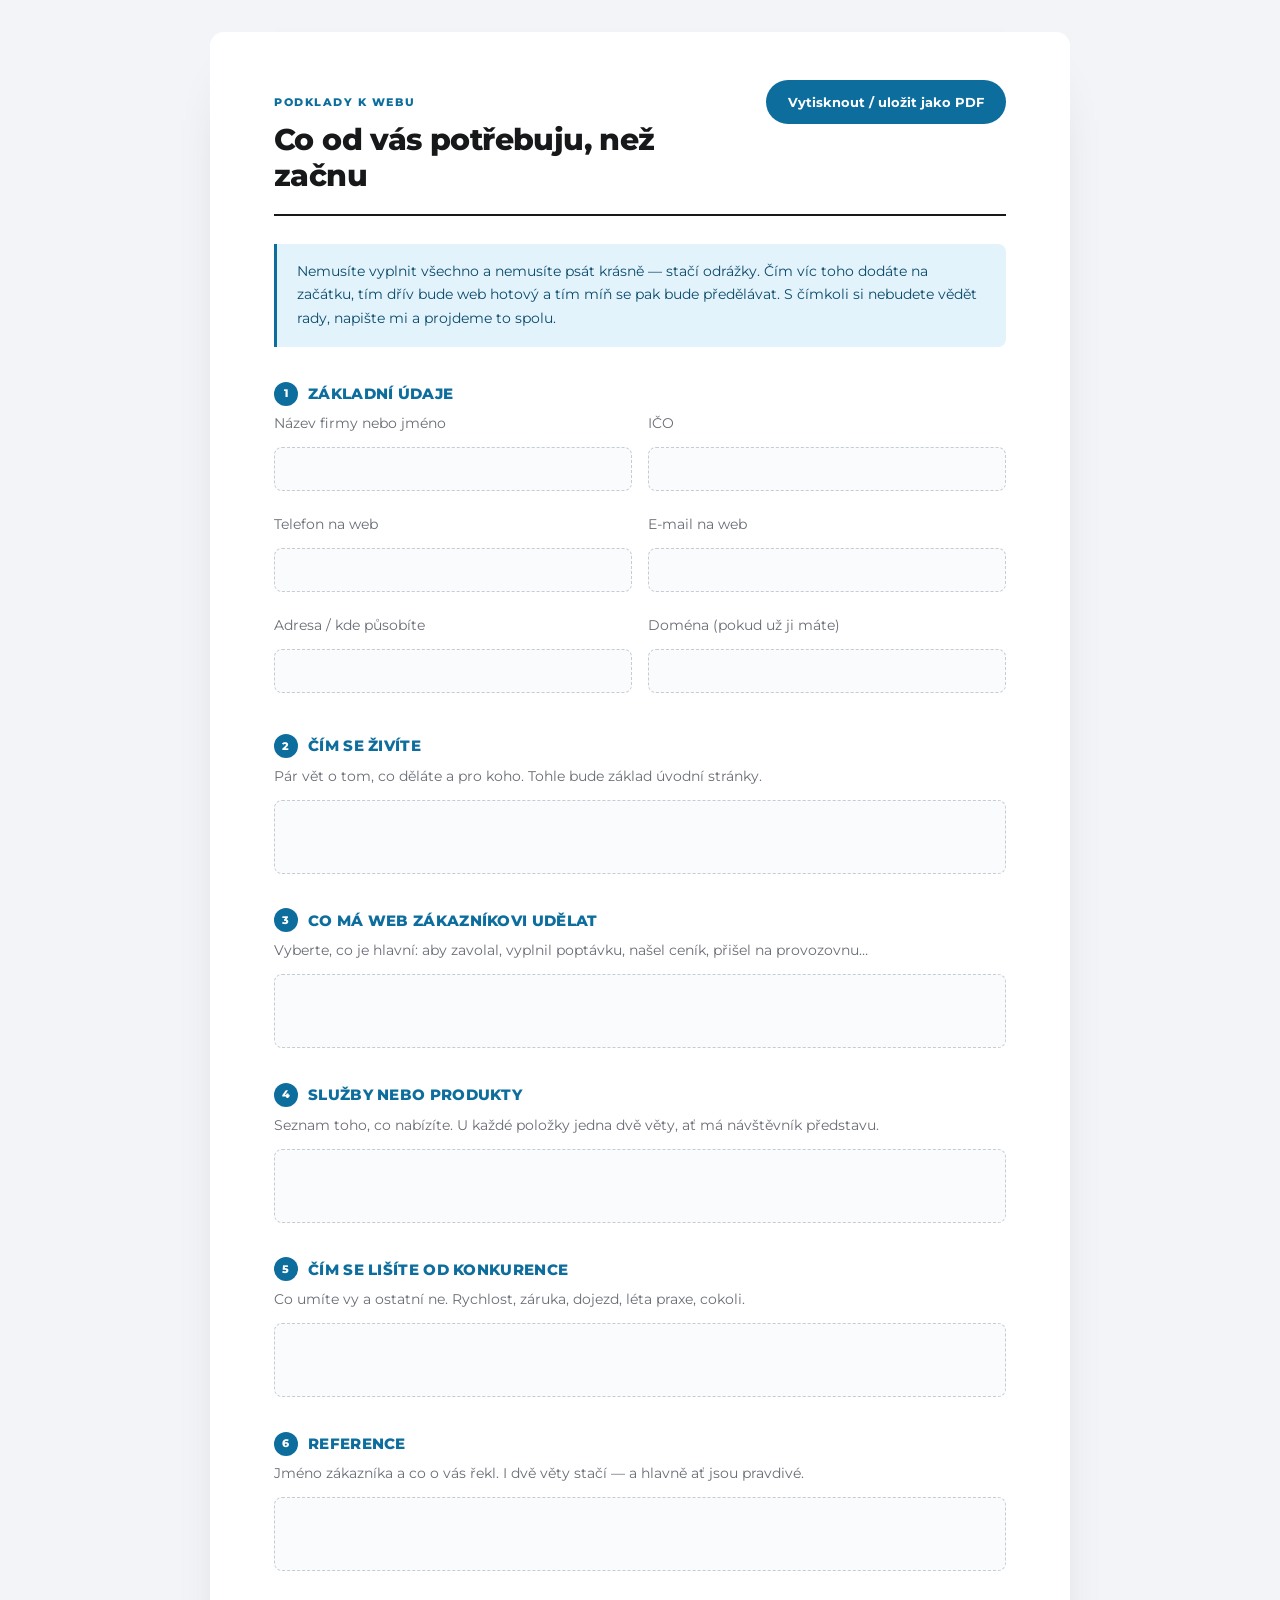
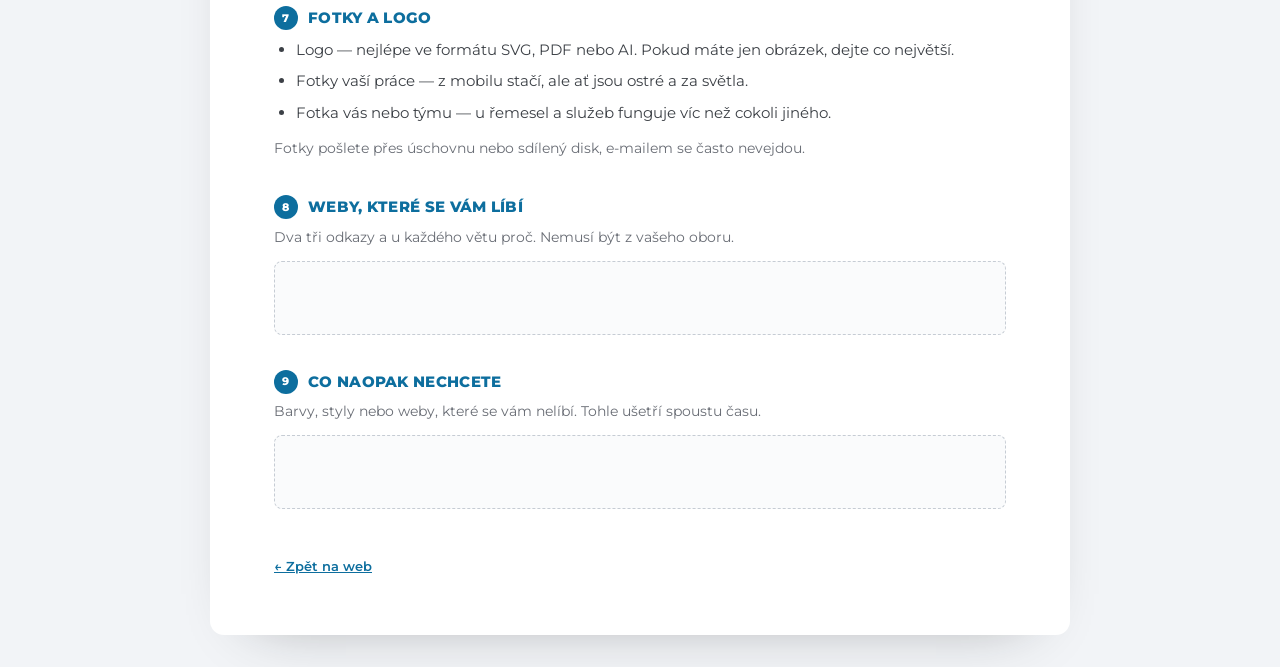
<file: dokumenty/podklady-pro-web.html>
<!DOCTYPE html>
<html lang="cs">
<head>
<meta charset="UTF-8">
<meta name="viewport" content="width=device-width, initial-scale=1.0">
<title>Šablona pro podklady k webu | Roman Mudra</title>
<meta name="robots" content="noindex, nofollow">
<link rel="icon" href="../assets/favicon.svg?v=3" type="image/svg+xml">
<link rel="preconnect" href="https://fonts.googleapis.com">
<link rel="preconnect" href="https://fonts.gstatic.com" crossorigin>
<link href="https://fonts.googleapis.com/css2?family=Montserrat:wght@400;500;600;700;800&display=swap" rel="stylesheet">
<style>
*,*::before,*::after{box-sizing:border-box}
*{margin:0;padding:0}
body{font-family:"Montserrat",system-ui,sans-serif;line-height:1.7;color:#17181A;background:#F2F4F7;font-size:15px}
.list{max-width:860px;margin:32px auto;background:#fff;padding:56px clamp(24px,5vw,72px);border-radius:14px;box-shadow:0 24px 60px -44px rgba(23,24,26,.45)}
.hlava{border-bottom:2px solid #17181A;padding-bottom:20px;margin-bottom:28px}
.stitek{font-size:11px;letter-spacing:.14em;text-transform:uppercase;color:#0D6E9E;font-weight:800}
h1{font-size:clamp(22px,3vw,30px);font-weight:800;letter-spacing:-.02em;line-height:1.2;margin-top:8px}
.uvod{background:#E3F3FB;border-left:3px solid #0D6E9E;border-radius:0 8px 8px 0;padding:16px 20px;margin-bottom:32px;font-size:14px;color:#0A4A6B}
h2{font-size:15px;font-weight:800;letter-spacing:.02em;margin:34px 0 6px;text-transform:uppercase;color:#0D6E9E;display:flex;align-items:center;gap:10px}
.cislo{width:24px;height:24px;border-radius:50%;background:#0D6E9E;color:#fff;font-size:11px;display:flex;align-items:center;justify-content:center;flex-shrink:0}
.napoveda{font-size:13.5px;color:#696D75;margin-bottom:12px}
p{margin-bottom:10px;color:#3C4046}
ul{margin:0 0 12px 22px}
li{margin-bottom:6px;color:#3C4046}
.pole{border:1px dashed #C6CCD4;border-radius:8px;background:#FAFBFC;padding:14px 16px;min-height:74px;margin-bottom:6px;font-size:13.5px;color:#9AA1AB}
.pole--maly{min-height:44px}
.dva{display:grid;grid-template-columns:1fr 1fr;gap:16px}
.tisk{position:sticky;top:16px;float:right;margin:-8px 0 0 16px}
.tisk button{background:#0D6E9E;color:#fff;border:0;border-radius:999px;padding:11px 22px;font:inherit;font-size:13px;font-weight:700;cursor:pointer;min-height:44px}
.tisk button:hover{background:#0A5578}
.zpet{display:inline-block;margin-top:40px;font-size:13px;color:#0D6E9E;font-weight:600}
@media print{
  body{background:#fff;font-size:11pt}
  .list{box-shadow:none;margin:0;padding:0;max-width:none}
  .tisk,.zpet{display:none}
  h2{color:#000}.cislo{background:#000}
  .uvod{background:none;border-left:2px solid #000;color:#000}
}
@media (max-width:640px){.dva{grid-template-columns:1fr}}
</style>
</head>
<body>
<div class="list">

  <div class="tisk"><button type="button" onclick="window.print()">Vytisknout / uložit jako PDF</button></div>

  <header class="hlava">
    <span class="stitek">Podklady k webu</span>
    <h1>Co od vás potřebuju, než začnu</h1>
  </header>

  <div class="uvod">
    Nemusíte vyplnit všechno a nemusíte psát krásně — stačí odrážky. Čím víc toho
    dodáte na začátku, tím dřív bude web hotový a tím míň se pak bude předělávat.
    S čímkoli si nebudete vědět rady, napište mi a projdeme to spolu.
  </div>

  <h2><span class="cislo">1</span>Základní údaje</h2>
  <div class="dva">
    <div><p class="napoveda">Název firmy nebo jméno</p><div class="pole pole--maly"></div></div>
    <div><p class="napoveda">IČO</p><div class="pole pole--maly"></div></div>
    <div><p class="napoveda">Telefon na web</p><div class="pole pole--maly"></div></div>
    <div><p class="napoveda">E-mail na web</p><div class="pole pole--maly"></div></div>
    <div><p class="napoveda">Adresa / kde působíte</p><div class="pole pole--maly"></div></div>
    <div><p class="napoveda">Doména (pokud už ji máte)</p><div class="pole pole--maly"></div></div>
  </div>

  <h2><span class="cislo">2</span>Čím se živíte</h2>
  <p class="napoveda">Pár vět o tom, co děláte a pro koho. Tohle bude základ úvodní stránky.</p>
  <div class="pole"></div>

  <h2><span class="cislo">3</span>Co má web zákazníkovi udělat</h2>
  <p class="napoveda">Vyberte, co je hlavní: aby zavolal, vyplnil poptávku, našel ceník, přišel na provozovnu…</p>
  <div class="pole"></div>

  <h2><span class="cislo">4</span>Služby nebo produkty</h2>
  <p class="napoveda">Seznam toho, co nabízíte. U každé položky jedna dvě věty, ať má návštěvník představu.</p>
  <div class="pole"></div>

  <h2><span class="cislo">5</span>Čím se lišíte od konkurence</h2>
  <p class="napoveda">Co umíte vy a ostatní ne. Rychlost, záruka, dojezd, léta praxe, cokoli.</p>
  <div class="pole"></div>

  <h2><span class="cislo">6</span>Reference</h2>
  <p class="napoveda">Jméno zákazníka a co o vás řekl. I dvě věty stačí — a hlavně ať jsou pravdivé.</p>
  <div class="pole"></div>

  <h2><span class="cislo">7</span>Fotky a logo</h2>
  <ul>
    <li>Logo — nejlépe ve formátu SVG, PDF nebo AI. Pokud máte jen obrázek, dejte co největší.</li>
    <li>Fotky vaší práce — z mobilu stačí, ale ať jsou ostré a za světla.</li>
    <li>Fotka vás nebo týmu — u řemesel a služeb funguje víc než cokoli jiného.</li>
  </ul>
  <p class="napoveda">Fotky pošlete přes úschovnu nebo sdílený disk, e-mailem se často nevejdou.</p>

  <h2><span class="cislo">8</span>Weby, které se vám líbí</h2>
  <p class="napoveda">Dva tři odkazy a u každého větu proč. Nemusí být z vašeho oboru.</p>
  <div class="pole"></div>

  <h2><span class="cislo">9</span>Co naopak nechcete</h2>
  <p class="napoveda">Barvy, styly nebo weby, které se vám nelíbí. Tohle ušetří spoustu času.</p>
  <div class="pole"></div>

  <a class="zpet" href="../index.html">← Zpět na web</a>
</div>
</body>
</html>
</file>
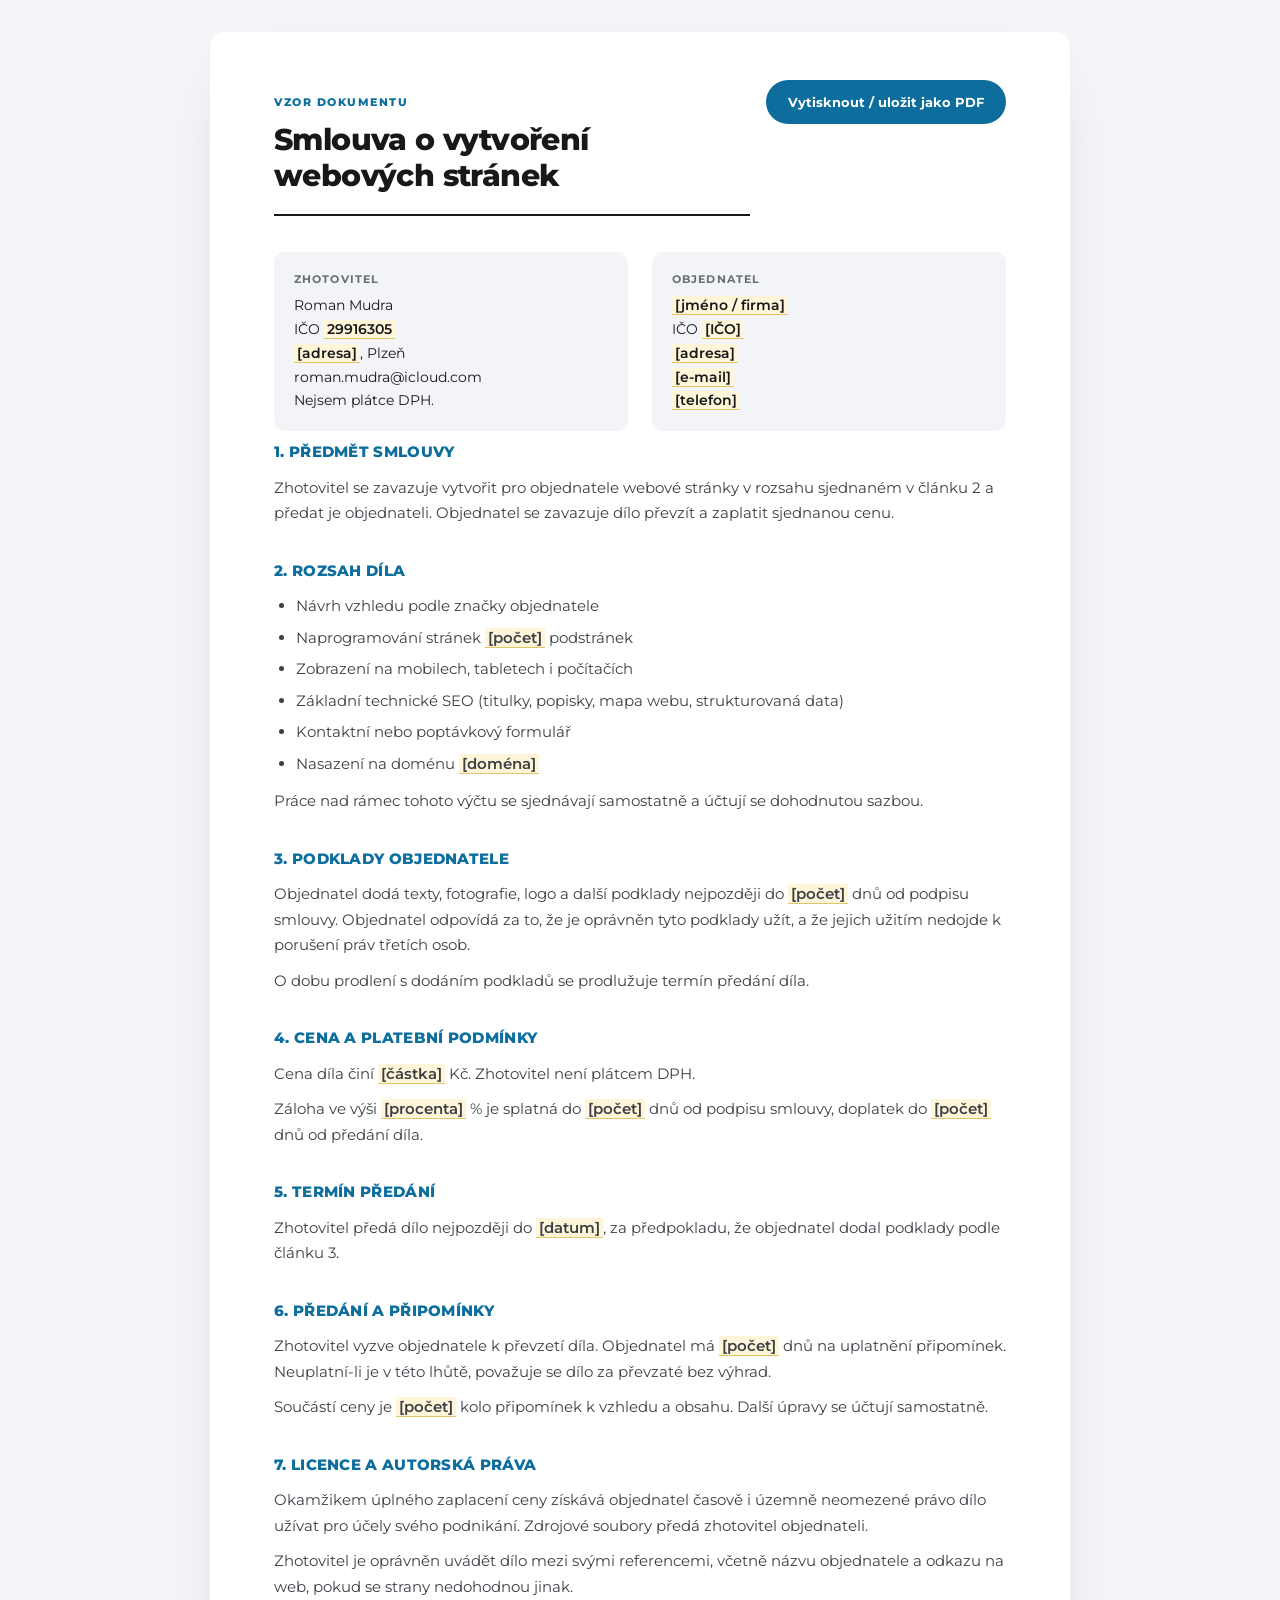
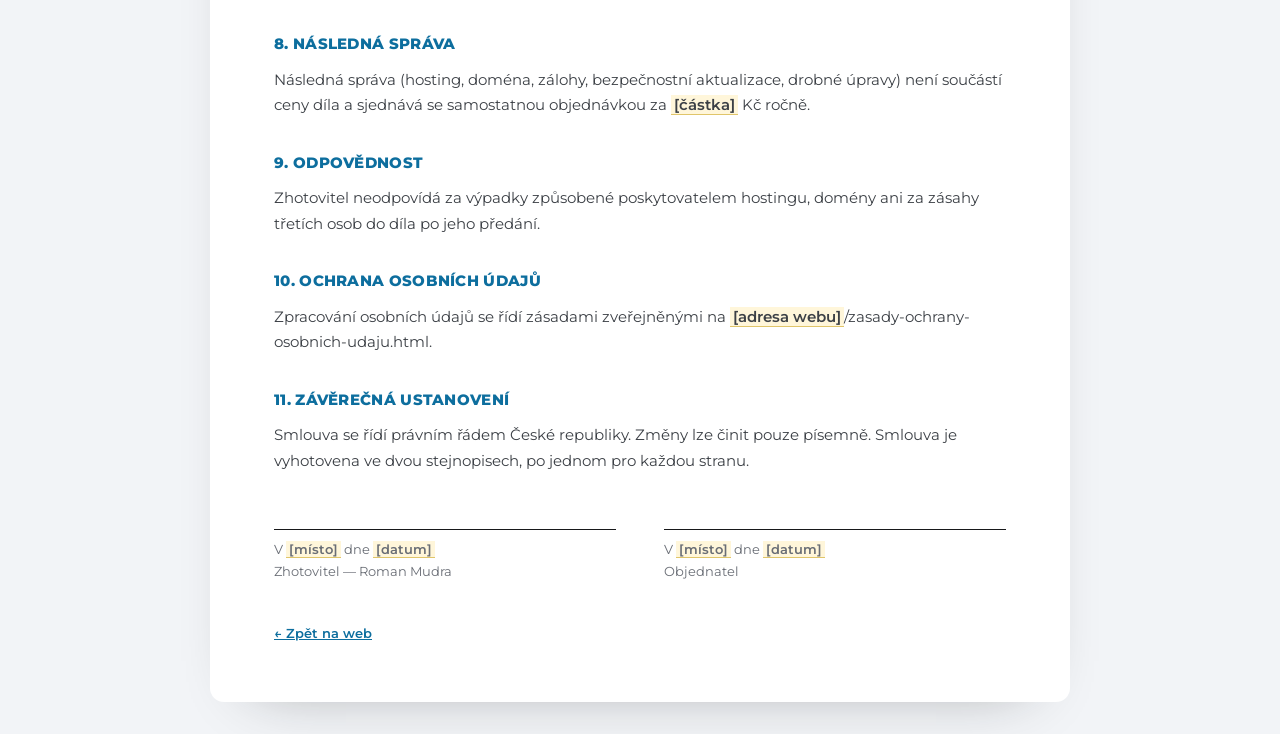
<file: dokumenty/smlouva-o-tvorbe-webu.html>
﻿<!DOCTYPE html>
<html lang="cs">
<head>
<meta charset="UTF-8">
<meta name="viewport" content="width=device-width, initial-scale=1.0">

<!-- POZOR: tohle je VZOR, ne hotová smlouva. Než ji někomu pošleš,
     doplň hranaté závorky a nech si ji projít někým, kdo se ve
     smluvním právu orientuje. Není to právní poradenství. -->

<title>Smlouva o tvorbě webových stránek — vzor | Roman Mudra</title>
<meta name="robots" content="noindex, nofollow">
<link rel="icon" href="../assets/favicon.svg?v=3" type="image/svg+xml">
<link rel="preconnect" href="https://fonts.googleapis.com">
<link rel="preconnect" href="https://fonts.gstatic.com" crossorigin>
<link href="https://fonts.googleapis.com/css2?family=Montserrat:wght@400;500;600;700;800&display=swap" rel="stylesheet">
<style>
*,*::before,*::after{box-sizing:border-box}
*{margin:0;padding:0}
body{font-family:"Montserrat",system-ui,sans-serif;line-height:1.7;color:#17181A;background:#F2F4F7;font-size:15px}
.list{max-width:860px;margin:32px auto;background:#fff;padding:56px clamp(24px,5vw,72px);border-radius:14px;box-shadow:0 24px 60px -44px rgba(23,24,26,.45)}
.hlava{display:flex;flex-wrap:wrap;gap:20px;justify-content:space-between;align-items:flex-start;border-bottom:2px solid #17181A;padding-bottom:20px;margin-bottom:36px}
.stitek{font-size:11px;letter-spacing:.14em;text-transform:uppercase;color:#0D6E9E;font-weight:800}
h1{font-size:clamp(22px,3vw,30px);font-weight:800;letter-spacing:-.02em;line-height:1.2;margin-top:8px}
h2{font-size:15px;font-weight:800;letter-spacing:.02em;margin:32px 0 10px;text-transform:uppercase;color:#0D6E9E}
h2:first-of-type{margin-top:0}
p{margin-bottom:10px;color:#3C4046}
ol,ul{margin:0 0 12px 22px}
li{margin-bottom:6px;color:#3C4046}
.strany{display:grid;grid-template-columns:1fr 1fr;gap:24px;margin-bottom:8px}
.strana{background:#F2F4F7;border-radius:10px;padding:18px 20px;font-size:14px}
.strana b{display:block;font-size:11px;letter-spacing:.1em;text-transform:uppercase;color:#696D75;margin-bottom:6px}
.dopln{background:#FFF6DA;border-bottom:1px solid #E0C56A;padding:0 3px;font-weight:600}
.podpisy{display:grid;grid-template-columns:1fr 1fr;gap:48px;margin-top:56px}
.podpis{border-top:1px solid #17181A;padding-top:8px;font-size:13px;color:#696D75}
.tisk{position:sticky;top:16px;float:right;margin:-8px 0 0 16px}
.tisk button{background:#0D6E9E;color:#fff;border:0;border-radius:999px;padding:11px 22px;font:inherit;font-size:13px;font-weight:700;cursor:pointer;min-height:44px}
.tisk button:hover{background:#0A5578}
.zpet{display:inline-block;margin-top:40px;font-size:13px;color:#0D6E9E;font-weight:600}
@media print{
  body{background:#fff;font-size:11pt}
  .list{box-shadow:none;margin:0;padding:0;max-width:none}
  .tisk,.zpet{display:none}
  h2{color:#000}
  .dopln{background:none;border-bottom:1px solid #000}
}
@media (max-width:640px){.strany,.podpisy{grid-template-columns:1fr}.podpisy{gap:32px}}
</style>
</head>
<body>
<div class="list">

  <div class="tisk"><button type="button" onclick="window.print()">Vytisknout / uložit jako PDF</button></div>

  <header class="hlava">
    <div>
      <span class="stitek">Vzor dokumentu</span>
      <h1>Smlouva o vytvoření webových stránek</h1>
    </div>
  </header>

  <div class="strany">
    <div class="strana">
      <b>Zhotovitel</b>
      Roman Mudra<br>
      IČO <span class="dopln">29916305</span><br>
      <span class="dopln">[adresa]</span>, Plzeň<br>
      roman.mudra@icloud.com<br>
      Nejsem plátce DPH.
    </div>
    <div class="strana">
      <b>Objednatel</b>
      <span class="dopln">[jméno / firma]</span><br>
      IČO <span class="dopln">[IČO]</span><br>
      <span class="dopln">[adresa]</span><br>
      <span class="dopln">[e-mail]</span><br>
      <span class="dopln">[telefon]</span>
    </div>
  </div>

  <h2>1. Předmět smlouvy</h2>
  <p>Zhotovitel se zavazuje vytvořit pro objednatele webové stránky v rozsahu sjednaném v článku 2 a předat je objednateli. Objednatel se zavazuje dílo převzít a zaplatit sjednanou cenu.</p>

  <h2>2. Rozsah díla</h2>
  <ul>
    <li>Návrh vzhledu podle značky objednatele</li>
    <li>Naprogramování stránek <span class="dopln">[počet]</span> podstránek</li>
    <li>Zobrazení na mobilech, tabletech i počítačích</li>
    <li>Základní technické SEO (titulky, popisky, mapa webu, strukturovaná data)</li>
    <li>Kontaktní nebo poptávkový formulář</li>
    <li>Nasazení na doménu <span class="dopln">[doména]</span></li>
  </ul>
  <p>Práce nad rámec tohoto výčtu se sjednávají samostatně a účtují se dohodnutou sazbou.</p>

  <h2>3. Podklady objednatele</h2>
  <p>Objednatel dodá texty, fotografie, logo a další podklady nejpozději do <span class="dopln">[počet]</span> dnů od podpisu smlouvy. Objednatel odpovídá za to, že je oprávněn tyto podklady užít, a že jejich užitím nedojde k porušení práv třetích osob.</p>
  <p>O dobu prodlení s dodáním podkladů se prodlužuje termín předání díla.</p>

  <h2>4. Cena a platební podmínky</h2>
  <p>Cena díla činí <span class="dopln">[částka]</span> Kč. Zhotovitel není plátcem DPH.</p>
  <p>Záloha ve výši <span class="dopln">[procenta]</span> % je splatná do <span class="dopln">[počet]</span> dnů od podpisu smlouvy, doplatek do <span class="dopln">[počet]</span> dnů od předání díla.</p>

  <h2>5. Termín předání</h2>
  <p>Zhotovitel předá dílo nejpozději do <span class="dopln">[datum]</span>, za předpokladu, že objednatel dodal podklady podle článku 3.</p>

  <h2>6. Předání a připomínky</h2>
  <p>Zhotovitel vyzve objednatele k převzetí díla. Objednatel má <span class="dopln">[počet]</span> dnů na uplatnění připomínek. Neuplatní-li je v této lhůtě, považuje se dílo za převzaté bez výhrad.</p>
  <p>Součástí ceny je <span class="dopln">[počet]</span> kolo připomínek k vzhledu a obsahu. Další úpravy se účtují samostatně.</p>

  <h2>7. Licence a autorská práva</h2>
  <p>Okamžikem úplného zaplacení ceny získává objednatel časově i územně neomezené právo dílo užívat pro účely svého podnikání. Zdrojové soubory předá zhotovitel objednateli.</p>
  <p>Zhotovitel je oprávněn uvádět dílo mezi svými referencemi, včetně názvu objednatele a odkazu na web, pokud se strany nedohodnou jinak.</p>

  <h2>8. Následná správa</h2>
  <p>Následná správa (hosting, doména, zálohy, bezpečnostní aktualizace, drobné úpravy) není součástí ceny díla a sjednává se samostatnou objednávkou za <span class="dopln">[částka]</span> Kč ročně.</p>

  <h2>9. Odpovědnost</h2>
  <p>Zhotovitel neodpovídá za výpadky způsobené poskytovatelem hostingu, domény ani za zásahy třetích osob do díla po jeho předání.</p>

  <h2>10. Ochrana osobních údajů</h2>
  <p>Zpracování osobních údajů se řídí zásadami zveřejněnými na <span class="dopln">[adresa webu]</span>/zasady-ochrany-osobnich-udaju.html.</p>

  <h2>11. Závěrečná ustanovení</h2>
  <p>Smlouva se řídí právním řádem České republiky. Změny lze činit pouze písemně. Smlouva je vyhotovena ve dvou stejnopisech, po jednom pro každou stranu.</p>

  <div class="podpisy">
    <div class="podpis">V <span class="dopln">[místo]</span> dne <span class="dopln">[datum]</span><br>Zhotovitel — Roman Mudra</div>
    <div class="podpis">V <span class="dopln">[místo]</span> dne <span class="dopln">[datum]</span><br>Objednatel</div>
  </div>

  <a class="zpet" href="../index.html">← Zpět na web</a>
</div>
</body>
</html>
</file>
<file: assets/styl.css>
/* Písma se načítají i odsud, nejen z <link> v HTML. Je to pojistka:
   kdyby se nahrál nový styl a staré HTML, chybělo by Inter a text
   by spadl do systémového písma. Vypadá to jako „změna se neprojevila",
   přitom se projevila — jen chybí písmo. Prohlížeč si soubor stáhne
   jen jednou, takže dvojí zápis nic nestojí. */
@import url('https://fonts.googleapis.com/css2?family=Inter:wght@400;500;600;700&family=Montserrat:wght@200;300;400;500;600;700;800&display=swap');

/* =========================================================
   Roman Mudra — osobní brand
   Sdílený styl pro všechny stránky webu.

   Barvy vychází z loga: uhlově šedé "R", modro-tyrkysový
   gradient "M" (#4facfe -> #00f2fe). Modrá je hlavní barva
   webu (Domů, Tvorba webů). Na elektrikářské podstránce je
   logo i akcenty přebarvené do měděné — stejná značka,
   jiný odstín pro obor.

   Pozn. ke kontrastu: --brand a --copper slouží k rámečkům,
   ikonám a linkám. Pro pozadí tlačítek s bílým textem se
   používají tmavší --brand-strong / --copper-strong, aby
   text splnil kontrastní poměr 4,5:1 (WCAG AA).
   ========================================================= */

*, *::before, *::after { box-sizing: border-box; }
* { margin: 0; padding: 0; }
/* Základ 17 px místo výchozích 16. Všechny velikosti písma jsou
   v rem, takže se s ním zvětší i drobné texty v kartách — právě ty
   byly nejhůř čitelné. Nadpisy mají clamp přepočítaný tak, aby
   zůstaly na 48 px, tedy tam, kde byly. */
html { scroll-behavior: smooth; font-size: 17px; }
@media (prefers-reduced-motion: reduce) {
  html { scroll-behavior: auto; }
  *, *::before, *::after { animation-duration: 0.01ms !important; animation-iteration-count: 1 !important; transition-duration: 0.01ms !important; scroll-behavior: auto !important; }
}
img, svg { display: block; max-width: 100%; }
a { color: inherit; text-decoration: none; }
button { font: inherit; color: inherit; background: none; border: 0; cursor: pointer; }
ul { list-style: none; }
input, select, textarea { font: inherit; color: inherit; }

:root{
  --paper: #FFFFFF;
  /* Světlá stříbrná. Hledal se odstín, který je jasně vidět jako jiný
     blok, ale nepůsobí jako těžká šedá plocha. #FBFCFD bylo na větším
     monitoru k nerozeznání od bílé, #F2F4F7 zase moc tmavé a modré.
     Tenhle tón má proti bílé jen tři body do modra, takže čte jako
     stříbrná, ne jako bledě modrá. Používá se JEN na pruhy sekcí. */
  --paper-alt: #F4F6F7;
  /* Drobné výplně uvnitř bílých karet (štítky, citace, spodek
     balíčku) potřebují víc tónu, jinak by na bílé zmizely. */
  --fill-soft: #F1F3F6;
  --card: #FFFFFF;
  --ink: #17181A;
  /* Barva běžného textu. Původní #63666C mělo na šedém pruhu kontrast
     jen 5,22 — technicky prošlo, ale číst se to nedalo. Teď 8,62,
     a pořád je to o stupeň světlejší než nadpisy, takže hierarchie drží. */
  --ink-soft: #363B43;
  --ink-faint: #4E535B;
  --line: #E4E7EB;
  --line-soft: #EDEFF2;

  /* hlavní značková barva — přímo z loga */
  --brand: #1596D6;
  --brand-dark: #0D6E9E;
  --brand-strong: #0D6E9E;      /* pozadí tlačítek */
  --brand-strongest: #0A5578;   /* hover tlačítek */
  --brand-tint: #E3F3FB;
  --brand-grad: linear-gradient(135deg, #4FACFE 0%, #00F2FE 100%);
  /* nejtmavší člen modré řady — závoj přes fotku, patička, tmavé plochy */
  --brand-ink: #072D40;

  /* elektro varianta — logo přebarvené do měděné */
  --copper: #B8672C;
  --copper-dark: #8F4F21;
  --copper-strong: #8F4F21;     /* pozadí tlačítek */
  --copper-strongest: #6F3D19;  /* hover tlačítek */
  --copper-tint: #F5E9DE;
  --copper-grad: linear-gradient(135deg, #C1712F 0%, #F2B15C 100%);

  --earth: #4A6330;

  /* DVĚ PÍSMA, KAŽDÉ NA SVOU PRÁCI.
     Montserrat je geometrický grotesk stavěný na nadpisy — má
     uniformní tahy a široká kulatá písmena. V nadpisu je to jeho
     síla, v odstavci únava: řádky nemají rytmus a oko po nich
     klouže. Běžný text proto sází Inter, který je navržený přímo
     na čtení na displeji. Přesně tak to má i japonske-fasady.cz,
     tedy web, který se uživateli líbil. */
  --font: "Inter", system-ui, -apple-system, "Segoe UI", sans-serif;
  --font-nadpis: "Montserrat", system-ui, sans-serif;

  /* Velikost je hlavní rozdíl mezi „působí jako Word" a „působí draze".
     Nadpisy sekcí drží 48 px, úvodní nadpis 64 px — stejně jako weby,
     které se uživateli líbily. Menší hodnoty vypadaly jako dokument. */
  --fs-hero: clamp(2.1rem, 1.1rem + 4.4vw, 3.77rem);
  --fs-h2: clamp(1.74rem, 1.2rem + 2.4vw, 2.83rem);
  --fs-lead: clamp(1rem, 0.9rem + 0.4vw, 1.15rem);
  /* svislý prostor sekcí — druhá polovina téhož rozdílu */
  --sekce-y: clamp(76px, 8vw, 132px);

  --space-1: 4px; --space-2: 8px; --space-3: 12px; --space-4: 16px;
  --space-5: 24px; --space-6: 32px; --space-7: 48px; --space-8: 64px;
  --space-9: 96px;

  --radius-sm: 8px; --radius-md: 14px; --radius-lg: 22px; --radius-full: 999px;

  --container: 1140px;
  --pad-inline: clamp(20px, 5vw, 48px);
  --ease: cubic-bezier(.2,.7,.3,1);

  /* skutečnou výšku hlavičky dopočítá skript.js — tohle je záloha,
     než se načte, aby mobilní menu nepřekrývalo hlavičku */
  --header-h: 66px;
}

body{
  background: var(--paper);
  color: var(--ink);
  font-family: var(--font);
  font-size: 1rem;
  line-height: 1.7;
  /* Záměrně BEZ `-webkit-font-smoothing: antialiased`. To vypnutí
     subpixelového vyhlazování ztenčuje tahy a text pak působí
     vybledle a rozdrbaně — přesně to, na co si uživatel stěžoval. */
}

h1, h2, h3, h4 { font-family: var(--font-nadpis); font-weight: 700; line-height: 1.15; letter-spacing: -0.015em; color: var(--ink); }
p { color: var(--ink-soft); }
strong { color: var(--ink); font-weight: 600; }

/* Prvky, které nesou značku nebo se chovají jako nadpis, zůstávají
   v Montserratu — jsou krátké, takže se na nich jeho tvary projeví
   jako charakter, ne jako námaha. */
.logo-wordmark,
.eyebrow,
.avatar-circle span,
.uvod-portret-zastup strong,
.pripad-zastup span:first-child,
.balicek-cena strong,
.pricing-price{ font-family: var(--font-nadpis); }

.container{ max-width: var(--container); margin-inline: auto; padding-inline: var(--pad-inline); }
.container--narrow{ max-width: 760px; }
.container--reading{ max-width: 720px; }
.section{ padding-block: var(--sekce-y); position: relative; }
/* Čím světlejší plocha, tím víc práce odvádí linka — plocha už sekci
   sama neoddělí, takže linka je z tmavší --line, ne --line-soft. */
.section--alt{ background: var(--paper-alt); border-block: 1px solid var(--line); }
.section--flush-top{ padding-top: 0; }

/* kotvy pod lepivou hlavičkou nesmí skončit schované pod ní */
[id]{ scroll-margin-top: calc(var(--header-h) + var(--space-4)); }

/* ---------- Přístupnost ---------- */
.visually-hidden{
  position: absolute; width: 1px; height: 1px; padding: 0; margin: -1px;
  overflow: hidden; clip: rect(0 0 0 0); white-space: nowrap; border: 0;
}
.skip-link{
  position: absolute; left: 50%; top: 0; transform: translate(-50%, -120%);
  z-index: 100; background: var(--ink); color: #fff; padding: 12px 20px;
  border-radius: 0 0 var(--radius-sm) var(--radius-sm); font-size: .92rem; font-weight: 700;
  transition: transform .2s var(--ease);
}
.skip-link:focus{ transform: translate(-50%, 0); }

.eyebrow{
  display: inline-flex; align-items: flex-start; gap: var(--space-2);
  font-size: 0.82rem; letter-spacing: 0.08em; text-transform: uppercase;
  color: var(--brand-dark); margin-bottom: var(--space-4); font-weight: 700;
}
.eyebrow--muted{ color: var(--ink-faint); }
/* Pomlčka drží na prvním řádku i když se text zalomí na úzkém displeji.
   Odsazení shora ji opticky srovná se středem prvního řádku. */
.eyebrow::before{
  content: ""; width: 18px; height: 2px; flex-shrink: 0;
  background: currentColor; display: inline-block; border-radius: 1px;
  margin-top: 0.75em;
}
.accent-electro .eyebrow:not(.eyebrow--muted){ color: var(--copper-dark); }

/* Šířku omezuje nadpis sám, ne obal — jinak by se do stejných 18 znaků
   vešel i popis pod ním a lámal se do úzkého sloupce. */
.section-head{ max-width: 680px; margin-bottom: var(--space-8); }
.section-head h2{ font-size: var(--fs-h2); font-weight: 800; letter-spacing: -0.03em; line-height: 1.06; max-width: 18ch; }
.section-head p{ margin-top: var(--space-4); font-size: 1.05rem; max-width: 56ch; }

.block-head{ font-size: var(--fs-h2); font-weight: 800; letter-spacing: -0.03em; line-height: 1.06; margin-bottom: var(--space-5); }
.text-lead{ font-size: 1.05rem; }
.text-muted{ color: var(--ink-soft); }

/* ---------- Logo ---------- */
/* „R" i slovo ROMAN dědí barvu z .logo přes currentColor. Na tmavém
   podkladu stačí přidat .logo--svetle a obojí zbělá; „MUDRA" si nechává
   gradient, ten drží na světlém i tmavém. */
.logo{ display: inline-flex; align-items: center; gap: 10px; flex-shrink: 0; color: #111111; }
.logo--svetle{ color: #FFFFFF; }
.logo-mark{ height: 30px; width: auto; }
.logo-wordmark{ display: flex; flex-direction: column; line-height: 1.2; }
.logo-word-roman{ font-size: 14px; font-weight: 200; letter-spacing: 4px; color: currentColor; }
.logo-word-mudra{ font-size: 14px; font-weight: 600; letter-spacing: 4px; margin-left: 15px; background: var(--brand-grad); -webkit-background-clip: text; background-clip: text; color: var(--brand-dark); -webkit-text-fill-color: transparent; }
.logo-word-mudra--electro{ background: var(--copper-grad); -webkit-background-clip: text; background-clip: text; color: var(--copper-dark); -webkit-text-fill-color: transparent; }
footer .logo-mark{ height: 26px; }

/* ---------- Tlačítka ---------- */
.btn{
  display: inline-flex; align-items: center; justify-content: center; gap: var(--space-2);
  padding: 14px 26px; border-radius: var(--radius-full);
  font-size: 0.94rem; font-weight: 700; min-height: 48px;
  border: 1.5px solid transparent; transition: transform .2s var(--ease), box-shadow .2s var(--ease), border-color .2s var(--ease), background .2s var(--ease);
  white-space: nowrap;
}
.btn:active{ transform: translateY(1px); }
.btn-primary{ background: var(--brand-strong); color: #fff; box-shadow: 0 10px 22px -12px rgba(13,110,158,.55); }
.btn-primary:hover{ background: var(--brand-strongest); }
.btn-primary--electro{ background: var(--copper-strong); color: #fff; box-shadow: 0 10px 22px -12px rgba(143,79,33,.55); }
.btn-primary--electro:hover{ background: var(--copper-strongest); }
.btn-ghost{ background: transparent; border-color: var(--line); color: var(--ink); }
.btn-ghost:hover{ border-color: var(--ink-faint); }
.btn-small{ padding: 10px 20px; font-size: .85rem; min-height: 40px; }
.btn-block{ width: 100%; }
.btn[disabled]{ opacity: .6; cursor: progress; }

/* ---------- Hlavička ---------- */
.site-header{
  position: sticky; top: 0; z-index: 50;
  background: rgba(255,255,255,.86); backdrop-filter: blur(10px);
  border-bottom: 1px solid var(--line);
}
.header-inner{ display: flex; align-items: center; justify-content: space-between; padding-block: var(--space-4); gap: var(--space-5); }

.site-nav{ display: flex; align-items: center; gap: var(--space-6); }
.nav-links{ display: flex; align-items: center; gap: var(--space-5); }
.nav-link{
  font-size: .92rem; font-weight: 600; color: var(--ink-soft);
  position: relative; display: inline-flex; align-items: center;
  min-height: 40px; padding-inline: 4px; transition: color .2s var(--ease);
}
.nav-link::after{ content:""; position: absolute; left: 4px; right: 4px; bottom: 8px; height: 2px; background: var(--brand); border-radius: 1px; transform: scaleX(0); transform-origin: left; transition: transform .25s var(--ease); }
.accent-electro .nav-link::after,
.site-header--electro .nav-link::after{ background: var(--copper); }
.nav-link:hover{ color: var(--ink); }
.nav-link:hover::after{ transform: scaleX(1); }
.nav-link[aria-current="page"]{ color: var(--ink); }
.nav-link[aria-current="page"]::after{ transform: scaleX(1); }

.nav-toggle{
  display: none; flex-direction: column; gap: 5px;
  width: 44px; height: 44px; align-items: center; justify-content: center;
}
.nav-toggle span{ display: block; height: 2px; width: 26px; background: var(--ink); border-radius: 1px; transition: transform .25s var(--ease), opacity .25s var(--ease); }
.nav-toggle[aria-expanded="true"] span:nth-child(1){ transform: translateY(7px) rotate(45deg); }
.nav-toggle[aria-expanded="true"] span:nth-child(2){ opacity: 0; }
.nav-toggle[aria-expanded="true"] span:nth-child(3){ transform: translateY(-7px) rotate(-45deg); }

/* ---------- Hero ---------- */
.hero{ padding-block: var(--space-8) var(--space-7); }
.hero .eyebrow{ margin-bottom: var(--space-3); }

/* Popisek oboru a odkaz zpět stojí nad sebou, ne vedle sebe.
   Oba prvky jsou inline, takže bez tohoto obalu by se srovnaly
   na jeden řádek a odkaz by vypadal jako pokračování popisku. */
.hero-meta{ display: flex; flex-direction: column; align-items: flex-start; margin-bottom: var(--space-5); }
.hero-meta .eyebrow{ margin-bottom: var(--space-2); }
.hero-meta .hero-back{ margin-bottom: 0; }

.hero-back{ font-size: .88rem; font-weight: 600; color: var(--ink-faint); display: inline-flex; align-items: center; gap: 6px; margin-bottom: var(--space-5); transition: color .2s var(--ease); width: fit-content; min-height: 40px; }
.hero-back:hover{ color: var(--ink); }
.hero-back svg{ flex-shrink: 0; transition: transform .2s var(--ease); }
.hero-back:hover svg{ transform: translateX(-3px); }
.hero-title{ font-size: var(--fs-hero); max-width: 17ch; }
.hero-title--wide{ max-width: 19ch; }
/* Podtitulek uvnitř H1: pro čtenáře vizuálně druhořadý, pro vyhledávač
   ale součást hlavního nadpisu — bez něj by H1 na úvodní stránce
   neobsahoval jediné slovo o tom, co vlastně nabízím. */
.hero-title-sub{
  display: block; margin-top: var(--space-3);
  font-size: clamp(1.15rem, .9rem + 1vw, 1.6rem);
  font-weight: 600; letter-spacing: -0.01em; color: var(--brand-dark);
}
.accent-electro .hero-title-sub{ color: var(--copper-dark); }
.hero-text{ max-width: 54ch; margin-top: var(--space-5); font-size: var(--fs-lead); color: var(--ink-soft); }
.hero-actions{ display: flex; flex-wrap: wrap; gap: var(--space-4); margin-top: var(--space-7); }

/* =========================================================
   Úvod s fotkou přes celou šířku
   Hlavička na těchto stránkách leží průhledně přes fotku,
   proto má <body> třídu .uvod-foto — přepíná hlavičku,
   menu i tlačítka do světlé varianty.
   ========================================================= */
.uvod{ position: relative; isolation: isolate; overflow: hidden; color: #fff; }
.uvod-foto{ position: absolute; inset: 0; z-index: -2; }
.uvod-foto img{ width: 100%; height: 100%; object-fit: cover; }

/* TŘI VRSTVY ZÁVOJE — žádnou nemazat.
   Měřeno na nejhorším případě, úplně bílé fotce:
   · horní pruh   — bez něj má menu v liště kontrast 1,78 (nečitelné)
   · spodní pruh  — bílá dlaždice vystoupí z pozadí 5,65; bez něj 2,81
   · šikmý přechod — drží nadpis 7,0, popisek 7,59, štítek 10,68
   Díky tomu jde do úvodu vložit jakoukoli fotku, i světlou. */
.uvod-zavoj{
  position: absolute; inset: 0; z-index: -1;
  background:
    linear-gradient(180deg, rgba(7,45,64,.62) 0%, rgba(7,45,64,0) 150px),
    linear-gradient(0deg, rgba(7,45,64,.72) 0px, rgba(7,45,64,0) 230px),
    linear-gradient(100deg, rgba(7,45,64,.94) 0%, rgba(7,45,64,.86) 42%, rgba(7,45,64,.44) 100%);
}
/* Elektro podstránka drží měděnou jako barvu oboru, takže i závoj je
   teplý. Vrstvy i jejich krytí jsou stejné jako u modré varianty. */
.uvod--elektro .uvod-zavoj{
  background:
    linear-gradient(180deg, rgba(43,27,14,.62) 0%, rgba(43,27,14,0) 150px),
    linear-gradient(0deg, rgba(43,27,14,.72) 0px, rgba(43,27,14,0) 230px),
    linear-gradient(100deg, rgba(43,27,14,.94) 0%, rgba(43,27,14,.86) 42%, rgba(43,27,14,.44) 100%);
}
.uvod--elektro .btn-primary--electro{ color: #2B1B0E; }
/* Zbytek měděných výjimek je až na konci souboru — mají stejnou
   specificitu jako modrá pravidla, takže musí stát za nimi. */

.uvod-obsah{
  position: relative;
  padding-top: calc(var(--header-h) + clamp(44px, 6vw, 84px));
  padding-bottom: clamp(128px, 14vw, 184px);
  max-width: 880px;
}
/* Světlejší tón modré z loga. Původní #4FACFE mělo na štítku
   nad bílou fotkou kontrast jen 4,25 — pod hranicí 4,5:1. */
/* Úvod s portrétem: text vlevo, fotka vpravo. Vpravo je závoj
   nejřidší, takže fotka leží na nejsvětlejším místě a vystoupí. */
.uvod-mrizka{ display: grid; grid-template-columns: 1.15fr .85fr; gap: var(--space-8); align-items: center; }
.uvod-mrizka .uvod-obsah{ max-width: none; padding-right: 0; }
/* Nadpis je vedle fotky o stupeň menší — v užším sloupci by se
   64px verze lámala do čtyř řádků a úvod by přerostl obrazovku. */
.uvod-mrizka .uvod-titul{ font-size: clamp(2.1rem, 1.15rem + 3.3vw, 3.4rem); max-width: 16ch; }
.uvod-portret{
  position: relative; border-radius: var(--radius-lg); overflow: hidden;
  /* width je nutná — obsah je polohovaný, takže bez ní má rámeček
     nulovou šířku a max-width nemá co omezovat. */
  width: 100%; aspect-ratio: 4 / 5; max-width: 380px; margin-left: auto;
  border: 1px solid rgba(255,255,255,.28);
  box-shadow: 0 2px 6px rgba(0,0,0,.18), 0 24px 48px -24px rgba(0,0,0,.55), 0 60px 100px -60px rgba(0,0,0,.7);
}
.uvod-portret img{ width: 100%; height: 100%; object-fit: cover; }
.uvod-portret-zastup{
  position: absolute; inset: 0; display: flex; flex-direction: column;
  align-items: center; justify-content: center; gap: var(--space-3);
  background: rgba(255,255,255,.10);
  -webkit-backdrop-filter: blur(6px); backdrop-filter: blur(6px);
  color: #fff; text-align: center; padding: var(--space-6);
}
.uvod-portret-zastup strong{ font-size: 2.6rem; font-weight: 200; letter-spacing: .12em; color: #fff; }
.uvod-portret-zastup span{ font-size: .88rem; font-weight: 600; color: rgba(255,255,255,.86); max-width: 22ch; }

.uvod .eyebrow{ color: #8ACDFF; }
.accent-electro .uvod .eyebrow{ color: #F2B15C; }
.uvod-titul{
  font-size: var(--fs-hero); font-weight: 800; line-height: 1.04;
  letter-spacing: -0.03em; color: #fff; max-width: 15ch;
}
.uvod-titul--uzky{ max-width: 13ch; }
.uvod-text{ margin-top: var(--space-5); font-size: 1.13rem; color: rgba(255,255,255,.88); max-width: 52ch; }
.uvod .hero-actions{ margin-top: var(--space-6); }
.uvod .hero-meta{ margin-bottom: var(--space-4); }
.uvod .hero-back{ color: rgba(255,255,255,.82); }
.uvod .hero-back:hover{ color: #fff; }

/* Na tmavém podkladu se plné tlačítko obrací: bílá plocha, tmavý text.
   Modré ani měděné tlačítko by tu ztratilo sílu a splynulo se závojem. */
.uvod .btn-primary,
.uvod .btn-primary--electro{ background: #fff; color: var(--brand-ink); box-shadow: 0 16px 34px -20px rgba(0,0,0,.75); }
.uvod .btn-primary:hover,
.uvod .btn-primary--electro:hover{ background: var(--brand-tint); }
.uvod .btn-ghost{ background: transparent; border-color: rgba(255,255,255,.45); color: #fff; }
.uvod .btn-ghost:hover{ border-color: #fff; }
.uvod a:focus-visible, .uvod button:focus-visible{ outline-color: #fff; }

/* Dlaždice vyjíždějí nahoru přes spodní okraj úvodu — díky tomu se
   úvod a obsah nepotkají jako dva slepené pruhy. */
.tiles--preklad{ position: relative; z-index: 2; margin-top: -88px; }
.tiles--preklad .tile{ box-shadow: 0 22px 48px -26px rgba(7,45,64,.5); }

/* ---------- Hlavička přes fotku ---------- */
body.uvod-foto .site-header{
  position: fixed; left: 0; right: 0; top: 0;
  background: transparent; backdrop-filter: none; border-bottom-color: transparent;
  transition: background .25s var(--ease), border-color .25s var(--ease);
}
/* Po odrolování z úvodu už pod lištou není závoj, musí si tmavý
   podklad přinést sama. Stejně tak při otevřeném mobilním menu. */
body.uvod-foto .site-header.je-posunuta{
  background: rgba(7,45,64,.94); backdrop-filter: blur(10px);
  border-bottom-color: rgba(255,255,255,.16);
}
/* Samostatné pravidlo schválně: kdyby prohlížeč :has() neuměl, zahodí
   jen tenhle řádek. Ve společném seznamu selektorů by zahodil i ten
   nad ním a lišta by po odrolování zůstala průhledná. */
body.uvod-foto .site-header:has(.site-nav.is-open){
  background: rgba(7,45,64,.94); backdrop-filter: blur(10px);
  border-bottom-color: rgba(255,255,255,.16);
}
body.uvod-foto .nav-link{ color: rgba(255,255,255,.88); }
body.uvod-foto .nav-link:hover,
body.uvod-foto .nav-link[aria-current="page"]{ color: #fff; }
body.uvod-foto .nav-link::after{ background: #fff; }
body.uvod-foto .nav-toggle span{ background: #fff; }
body.uvod-foto .site-header .btn-primary,
body.uvod-foto .site-header .btn-primary--electro{ background: #fff; color: var(--brand-ink); box-shadow: none; }
body.uvod-foto .site-header .btn-primary:hover,
body.uvod-foto .site-header .btn-primary--electro:hover{ background: var(--brand-tint); }
body.uvod-foto .site-header a:focus-visible,
body.uvod-foto .site-header button:focus-visible{ outline-color: #fff; }

/* ---------- Citát přemosťující obě řemesla ---------- */
.pull-quote{ position: relative; padding-left: var(--space-6); border-left: 3px solid var(--brand); max-width: 62ch; }
.pull-quote p{ font-size: clamp(1.15rem, 1rem + .8vw, 1.5rem); color: var(--ink); font-weight: 500; line-height: 1.45; }
.pull-quote cite{ display: block; margin-top: var(--space-4); font-size: .88rem; font-style: normal; font-weight: 700; color: var(--ink-faint); }

/* ---------- Dlaždice (rozcestník) ---------- */
.tiles{ display: grid; grid-template-columns: 1fr 1fr; gap: var(--space-5); }
.tile{
  display: block; padding: var(--space-7) var(--space-6); border-radius: var(--radius-lg);
  background: var(--card); border: 1px solid var(--line); position: relative; overflow: hidden;
  transition: transform .3s var(--ease), border-color .3s var(--ease), box-shadow .3s var(--ease);
  box-shadow: 0 1px 2px rgba(23,24,26,.03);
}
.tile:hover{ transform: translateY(-4px); box-shadow: 0 24px 48px -30px rgba(23,24,26,.28); }
.tile--web:hover{ border-color: var(--brand); }
.tile--electro:hover{ border-color: var(--copper); }
.tile::before{ content:""; position: absolute; top: -1px; left: var(--space-6); width: 36px; height: 3px; border-radius: 0 0 3px 3px; }
.tile--web::before{ background: var(--brand-grad); }
.tile--electro::before{ background: var(--copper-grad); }
.tile-tag{ font-size: .8rem; font-weight: 700; letter-spacing: .04em; text-transform: uppercase; display: block; margin-bottom: var(--space-5); }
.tile--web .tile-tag{ color: var(--brand-dark); }
.tile--electro .tile-tag{ color: var(--copper-dark); }
.tile-icon{ width: 32px; height: 32px; margin-bottom: var(--space-5); }
.tile--web .tile-icon{ color: var(--brand); }
.tile--electro .tile-icon{ color: var(--copper); }
.tile-title{ font-size: 1.55rem; margin-bottom: var(--space-3); }
.tile-desc{ font-size: .98rem; color: var(--ink-soft); max-width: 40ch; }
.tile-points{ display: flex; flex-wrap: wrap; gap: var(--space-2); margin-top: var(--space-5); }
.tile-point{ font-size: .8rem; font-weight: 600; color: var(--ink-soft); background: var(--fill-soft); border-radius: var(--radius-full); padding: 5px 12px; }
.tile-cta{ display: inline-flex; align-items: center; gap: 8px; font-size: .9rem; font-weight: 700; color: var(--ink); margin-top: var(--space-6); }
.tile-cta svg{ width: 16px; height: 16px; transition: transform .25s var(--ease); }
.tile:hover .tile-cta svg{ transform: translateX(4px); }

/* ---------- Odznaky ---------- */
.badge-row{ display: flex; flex-wrap: wrap; gap: var(--space-3); margin-top: var(--space-6); }
.badge{
  font-size: .82rem; font-weight: 600; color: var(--ink-soft);
  padding: 8px 14px; border: 1px solid var(--line); border-radius: var(--radius-full); background: var(--paper);
}

/* ---------- O mně ---------- */
.about-grid{ display: grid; grid-template-columns: 1.3fr 0.7fr; gap: var(--space-8); align-items: start; }
.about-text p + p{ margin-top: var(--space-4); }
.about-text p{ font-size: 1.03rem; }
.avatar-wrap{ display: flex; justify-content: center; padding-top: var(--space-3); }
.avatar-circle{
  width: 168px; height: 168px; border-radius: 50%; display: flex; align-items: center; justify-content: center;
  background: var(--brand-tint); border: 1px solid var(--line); overflow: hidden;
}
.avatar-circle span{ font-size: 2.5rem; font-weight: 800; color: var(--brand-dark); }
.avatar-circle img{ width: 100%; height: 100%; object-fit: cover; }
.accent-electro .avatar-circle{ background: var(--copper-tint); }
.accent-electro .avatar-circle span{ color: var(--copper-dark); }

/* ---------- Karty služeb ---------- */
.services-grid{ display: grid; grid-template-columns: repeat(4, 1fr); gap: var(--space-4); }
.service-card{
  padding: var(--space-6) var(--space-5); background: var(--card); border: 1px solid var(--line);
  border-radius: var(--radius-md); position: relative; transition: border-color .25s var(--ease), transform .25s var(--ease), box-shadow .25s var(--ease);
}
.service-card:hover{ transform: translateY(-3px); box-shadow: 0 18px 36px -26px rgba(23,24,26,.3); border-color: var(--brand); }
.accent-electro .service-card:hover{ border-color: var(--copper); }
.service-title{ font-size: 1.02rem; margin-bottom: var(--space-2); font-weight: 700; color: var(--ink); }
.service-desc{ font-size: .92rem; color: var(--ink-soft); }

/* ---------- Proces ---------- */
.process-list{ display: grid; grid-template-columns: repeat(5, 1fr); gap: 0; position: relative; }
.process-step{ position: relative; padding-inline: var(--space-3); }
.process-step-node{
  width: 40px; height: 40px; border-radius: 50%; background: var(--paper); border: 1.5px solid var(--brand);
  display: flex; align-items: center; justify-content: center; font-weight: 800; font-size: .92rem;
  color: var(--brand-dark); margin-bottom: var(--space-4); position: relative; z-index: 2;
}
.accent-electro .process-step-node{ color: var(--copper-dark); border-color: var(--copper); }
.process-step-connector{ position: absolute; top: 20px; left: -50%; width: 100%; height: 1px; background: var(--line); z-index: 1; }
.process-step:first-child .process-step-connector{ display: none; }
.process-step-title{ font-size: .98rem; margin-bottom: var(--space-2); font-weight: 700; color: var(--ink); }
.process-step-desc{ font-size: .88rem; color: var(--ink-soft); }

/* ---------- Benefity ---------- */
.benefits-list{ display: grid; grid-template-columns: 1fr 1fr; gap: var(--space-4) var(--space-6); }
.benefit-item{ display: flex; align-items: flex-start; gap: var(--space-3); font-size: 1rem; color: var(--ink); font-weight: 500; }
.check-icon{ width: 20px; height: 20px; flex-shrink: 0; margin-top: 2px; color: var(--brand); }
.accent-electro .check-icon{ color: var(--copper); }

/* ---------- Ceníkové karty ---------- */
.pricing-grid{ display: grid; grid-template-columns: repeat(3, 1fr); gap: var(--space-5); }
.pricing-card{ padding: var(--space-6); border-radius: var(--radius-lg); background: var(--card); border: 1px solid var(--line); display: flex; flex-direction: column; }
.pricing-card--featured{ border-color: var(--brand); background: linear-gradient(180deg, var(--brand-tint) 0%, var(--card) 55%); }
.pricing-badge{ align-self: flex-start; font-size: .72rem; font-weight: 800; letter-spacing: .06em; text-transform: uppercase; color: #fff; background: var(--brand-strong); border-radius: var(--radius-full); padding: 4px 12px; margin-bottom: var(--space-3); }
.pricing-title{ font-size: 1.2rem; margin-bottom: var(--space-2); }
.pricing-price{ font-size: 1.6rem; font-weight: 800; color: var(--ink); letter-spacing: -0.02em; margin-bottom: var(--space-1); }
.pricing-price small{ display: block; font-size: .8rem; font-weight: 600; color: var(--ink-faint); letter-spacing: 0; margin-top: 2px; }
.pricing-desc{ font-size: .92rem; color: var(--ink-soft); margin-bottom: var(--space-5); }
.pricing-features{ display: flex; flex-direction: column; gap: var(--space-3); margin-bottom: var(--space-6); flex-grow: 1; }
.pricing-feature{ display: flex; gap: var(--space-2); font-size: .9rem; color: var(--ink); align-items: flex-start; font-weight: 500; }
.pricing-feature svg{ width: 16px; height: 16px; color: var(--brand); flex-shrink: 0; margin-top: 3px; }
.pricing-note{ margin-top: var(--space-6); font-size: .92rem; text-align: center; color: var(--ink-soft); }

/* ---------- Callout ---------- */
.callout{ display: flex; gap: var(--space-4); padding: var(--space-5) var(--space-6); background: var(--copper-tint); border: 1px solid #E8D3BC; border-radius: var(--radius-md); align-items: flex-start; }
.callout svg{ width: 22px; height: 22px; color: var(--copper-dark); flex-shrink: 0; margin-top: 2px; }
.callout p{ font-size: .96rem; color: #6B4A26; }
.callout strong{ display: block; color: var(--copper-dark); margin-bottom: 4px; font-size: .8rem; letter-spacing: .06em; text-transform: uppercase; font-weight: 800; }

/* ---------- Oblast působnosti ---------- */
.area-chips{ display: flex; flex-wrap: wrap; gap: var(--space-3); margin-top: var(--space-6); }
/* Bílá, protože štítky leží na stříbrném pruhu — tam vystoupí.
   Opačně to platí pro .tile-point, ten leží na bílé kartě a bílou
   výplň mít nemůže. */
.area-chip{ font-size: .88rem; font-weight: 600; padding: 10px 16px; border: 1px solid var(--line); border-radius: var(--radius-sm); color: var(--ink); background: var(--paper); }

/* ---------- Formulář ---------- */
.form-panel{ background: var(--fill-soft); border: 1px solid var(--line); border-radius: var(--radius-lg); padding: var(--space-7); }
.form-grid{ display: grid; grid-template-columns: 1fr 1fr; gap: var(--space-5); }
.form-field{ display: flex; flex-direction: column; gap: var(--space-2); }
.form-field--full{ grid-column: 1 / -1; }
.form-field label{ font-size: .82rem; font-weight: 700; letter-spacing: .02em; color: var(--ink-soft); }
.form-field .optional{ font-weight: 500; color: var(--ink-faint); }
.form-field input, .form-field select, .form-field textarea{
  background: var(--paper); border: 1.5px solid var(--line); border-radius: var(--radius-sm);
  padding: 12px 14px; font-size: 1rem; min-height: 48px; color: var(--ink);
  transition: border-color .2s var(--ease), box-shadow .2s var(--ease);
}
.form-field input::placeholder, .form-field textarea::placeholder{ color: var(--ink-faint); }
.form-field input:focus, .form-field select:focus, .form-field textarea:focus{ outline: none; border-color: var(--brand); box-shadow: 0 0 0 3px var(--brand-tint); }
.accent-electro .form-field input:focus, .accent-electro .form-field select:focus, .accent-electro .form-field textarea:focus{ border-color: var(--copper); box-shadow: 0 0 0 3px var(--copper-tint); }
.form-field textarea{ resize: vertical; min-height: 120px; }
.form-field select{ appearance: none; background-image: url("data:image/svg+xml,%3Csvg xmlns='http://www.w3.org/2000/svg' viewBox='0 0 24 24' fill='none' stroke='%2363666C' stroke-width='2'%3E%3Cpath d='M6 9l6 6 6-6'/%3E%3C/svg%3E"); background-repeat: no-repeat; background-position: right 12px center; background-size: 18px; padding-right: 40px; }

/* honeypot proti spamu — skryté pole, které lidé nevyplní a roboti ano */
.form-trap{ position: absolute; left: -9999px; width: 1px; height: 1px; overflow: hidden; }

.form-consent{ display: flex; align-items: flex-start; gap: 12px; margin-top: var(--space-4); }
.form-consent input{ margin-top: 2px; width: 22px; height: 22px; accent-color: var(--brand-strong); flex-shrink: 0; cursor: pointer; }
.accent-electro .form-consent input{ accent-color: var(--copper-strong); }
.form-consent label{ font-size: .9rem; font-weight: 500; color: var(--ink-soft); cursor: pointer; padding-block: 4px; }
.form-consent a{ color: var(--brand-dark); text-decoration: underline; text-underline-offset: 2px; }
.accent-electro .form-consent a{ color: var(--copper-dark); }

.form-footer{ display: flex; align-items: center; justify-content: space-between; gap: var(--space-5); margin-top: var(--space-6); flex-wrap: wrap; }
.form-hint{ font-size: .84rem; color: var(--ink-faint); max-width: 42ch; }

.form-note{ display: none; gap: 10px; padding: var(--space-4) var(--space-5); border-radius: var(--radius-sm); margin-top: var(--space-5); font-size: .92rem; font-weight: 500; align-items: flex-start; }
.form-note.is-visible{ display: flex; }
.form-note svg{ width: 20px; height: 20px; flex-shrink: 0; margin-top: 1px; }
.form-note--ok{ background: #EDF4E6; border: 1px solid #CBDCB6; color: #3A5225; }
.form-note--ok svg{ color: var(--earth); }
.form-note--err{ background: #FBECEC; border: 1px solid #EBC9C9; color: #8A2F2F; }
.form-note--err svg{ color: #A83535; }
.form-note a{ color: inherit; text-decoration: underline; text-underline-offset: 2px; font-weight: 700; }

/* ---------- FAQ ---------- */
.faq-list{ display: flex; flex-direction: column; gap: var(--space-3); }
.faq-item{ background: var(--card); border: 1px solid var(--line); border-radius: var(--radius-md); overflow: hidden; }
.faq-item summary{
  list-style: none; cursor: pointer; padding: var(--space-5) var(--space-6); display: flex; align-items: center; justify-content: space-between;
  gap: var(--space-4); font-weight: 700; color: var(--ink); font-size: 1rem; min-height: 44px;
}
.faq-item summary::-webkit-details-marker{ display: none; }
.faq-icon{ width: 18px; height: 18px; flex-shrink: 0; position: relative; }
.faq-icon::before, .faq-icon::after{ content:""; position: absolute; background: var(--ink-soft); border-radius: 2px; transition: transform .25s var(--ease), opacity .25s var(--ease); }
.faq-icon::before{ width: 100%; height: 2px; top: 50%; left: 0; transform: translateY(-50%); }
.faq-icon::after{ width: 2px; height: 100%; left: 50%; top: 0; transform: translateX(-50%); }
.faq-item[open] .faq-icon::after{ transform: translateX(-50%) rotate(90deg); opacity: 0; }
.faq-item[open] summary{ border-bottom: 1px solid var(--line); }
.faq-answer{ padding: var(--space-5) var(--space-6); font-size: .95rem; color: var(--ink-soft); }
.faq-answer p + p{ margin-top: var(--space-3); }

/* ---------- Závěrečná výzva ---------- */
.cta-band{ background: var(--ink); border-radius: var(--radius-lg); padding: var(--space-8) var(--space-7); text-align: center; }
.cta-band h2{ color: #fff; font-size: var(--fs-h2); max-width: 22ch; margin-inline: auto; }
.cta-band p{ color: #B9BCC2; margin-top: var(--space-4); max-width: 52ch; margin-inline: auto; }
.cta-band .hero-actions{ justify-content: center; margin-top: var(--space-6); }
.cta-band .btn-ghost{ border-color: #4A4D53; color: #fff; }
.cta-band .btn-ghost:hover{ border-color: #fff; }

/* ---------- Textová stránka (zásady, 404) ---------- */
.prose h2{ font-size: 1.35rem; margin-top: var(--space-7); margin-bottom: var(--space-3); }
.prose h2:first-child{ margin-top: 0; }
.prose p{ margin-bottom: var(--space-4); }
.prose ul{ margin: 0 0 var(--space-4) var(--space-5); list-style: disc; }
.prose li{ color: var(--ink-soft); margin-bottom: var(--space-2); }
/* :not(.btn) je tu nutné. Bez něj obarvilo tohle pravidlo i tlačítko
   „Zpět na úvod" na konci stránky se zásadami — dostalo stejnou barvu
   jako jeho vlastní pozadí a text z něj zmizel. */
.prose a:not(.btn){ color: var(--brand-dark); text-decoration: underline; text-underline-offset: 2px; }

.page-center{ display: flex; flex-direction: column; align-items: center; justify-content: center; text-align: center; padding-block: var(--space-9); min-height: 52vh; }
.page-center .hero-actions{ justify-content: center; }

/* ---------- Footer ---------- */
/* Patička je tmavá záměrně: stránka tím dostane spodní hranu a
   uzavře se stejnou modří, jakou začíná úvod. Světle šedá patička
   splývala s posledními sekcemi a stránka končila „do ztracena". */
.site-footer{ border-top: 0; padding-block: var(--space-9) var(--space-6); margin-top: 0; background: var(--brand-ink); color: rgba(255,255,255,.76); }
.footer-inner{ display: grid; grid-template-columns: 1.5fr 1fr 1.25fr 1.15fr; gap: var(--space-7); }
.footer-brand p{ margin-top: var(--space-4); font-size: .92rem; max-width: 32ch; color: rgba(255,255,255,.76); }
.footer-links h4, .footer-contact h4{ font-size: .78rem; letter-spacing: .08em; text-transform: uppercase; color: rgba(255,255,255,.68); margin-bottom: var(--space-2); font-weight: 800; }
.footer-links a, .footer-contact a{ display: flex; align-items: center; color: rgba(255,255,255,.82); font-size: .92rem; min-height: 40px; transition: color .2s var(--ease); font-weight: 500; }
.footer-links a:hover, .footer-contact a:hover{ color: #fff; }
.footer-contact p{ font-size: .92rem; color: rgba(255,255,255,.76); }
.footer-legal{ font-size: .86rem; color: rgba(255,255,255,.68); margin-top: var(--space-3); }
.footer-social{ display: flex; gap: var(--space-3); margin-top: var(--space-4); }
/* Rámeček je hranice ovládacího prvku, musí mít proti pozadí aspoň
   3:1. Při krytí .24 měl jen 2,13 a kolečko bylo sotva znát. */
.footer-social a{ width: 44px; height: 44px; border: 1px solid rgba(255,255,255,.46); border-radius: 50%; display: flex; align-items: center; justify-content: center; background: transparent; transition: border-color .2s var(--ease), background .2s var(--ease); }
.footer-social a:hover{ border-color: #fff; background: rgba(255,255,255,.08); }
.footer-social svg{ width: 18px; height: 18px; color: rgba(255,255,255,.84); }
/* Bez tohoto řádku si odstavce vezmou globální tmavou barvu textu
   a na tmavé patičce mají kontrast 2,5. */
.footer-bottom p{ color: inherit; }
.footer-bottom{ margin-top: var(--space-7); padding-top: var(--space-5); border-top: 1px solid rgba(255,255,255,.16); display: flex; justify-content: space-between; flex-wrap: wrap; gap: var(--space-3); font-size: .82rem; color: rgba(255,255,255,.68); }
.footer-bottom a{ display: inline-flex; align-items: center; min-height: 40px; color: rgba(255,255,255,.78); text-decoration: underline; text-underline-offset: 2px; }
.footer-bottom a:hover{ color: #fff; }
.site-footer a:focus-visible{ outline-color: #fff; }

/* ---------- Scroll reveal ---------- */
.reveal{ opacity: 0; transform: translateY(16px); transition: opacity .6s var(--ease), transform .6s var(--ease); }
.reveal.is-visible{ opacity: 1; transform: translateY(0); }
@media (prefers-reduced-motion: reduce){ .reveal{ opacity: 1; transform: none; transition: none; } }

a:focus-visible, button:focus-visible, input:focus-visible, select:focus-visible, textarea:focus-visible, summary:focus-visible{
  outline: 2px solid var(--brand-strong); outline-offset: 3px; border-radius: 4px;
}
.accent-electro a:focus-visible, .accent-electro button:focus-visible, .accent-electro input:focus-visible, .accent-electro select:focus-visible, .accent-electro textarea:focus-visible, .accent-electro summary:focus-visible{
  outline-color: var(--copper-strong);
}

/* =========================================================
   Balíček s jednotnou cenou
   Nahrazuje tři ceníkové karty. Jedna nabídka, jedna cena,
   rozsah rozdělený do dvou fází — návštěvník nemusí porovnávat
   sloupce a rozhodovat se, co mu vlastně chybí.
   ========================================================= */
.balicek{
  background: var(--card); border: 1px solid var(--line); border-radius: var(--radius-lg);
  overflow: hidden; box-shadow: 0 28px 64px -44px rgba(23,24,26,.45);
}
.balicek-hlava{
  display: flex; flex-wrap: wrap; gap: var(--space-6); align-items: center;
  justify-content: space-between; padding: var(--space-7); border-bottom: 1px solid var(--line);
}
.balicek-hlava h3{ font-size: clamp(1.4rem, 1.05rem + 1.4vw, 2rem); letter-spacing: -0.025em; }
.balicek-hlava p{ margin-top: var(--space-2); font-size: .98rem; max-width: 44ch; }
.balicek-cena{
  background: var(--brand-tint); border: 1px solid #C3E0F2; border-radius: var(--radius-md);
  padding: var(--space-5) var(--space-6); text-align: center; flex-shrink: 0;
}
.balicek-cena strong{ display: block; font-size: clamp(1.45rem, 1.1rem + 1.4vw, 2rem); font-weight: 800; letter-spacing: -0.03em; color: var(--ink); }
.balicek-cena small{ display: block; margin-top: 6px; font-size: .85rem; font-weight: 600; color: var(--brand-dark); }
.balicek-faze{ display: grid; grid-template-columns: 1fr 1fr; gap: var(--space-7); padding: var(--space-7); }
.faze-hlava{ display: flex; align-items: center; gap: var(--space-3); margin-bottom: var(--space-5); }
.faze-cislo{
  width: 26px; height: 26px; border-radius: 50%; background: var(--brand-strong); color: #fff;
  font-size: .76rem; font-weight: 800; display: flex; align-items: center; justify-content: center; flex-shrink: 0;
}
.faze-hlava h4{ font-size: 1.04rem; }
.faze-seznam{ display: flex; flex-direction: column; gap: var(--space-3); }
.faze-polozka{ display: flex; gap: var(--space-3); font-size: .95rem; color: var(--ink); align-items: flex-start; font-weight: 500; }
.faze-polozka svg{ width: 16px; height: 16px; color: var(--brand); flex-shrink: 0; margin-top: 4px; }
.balicek-pata{ background: var(--fill-soft); padding: var(--space-6) var(--space-7); text-align: center; border-top: 1px solid var(--line); }
/* :not() je tu schválně — bez něj by tenhle selektor chytil i poznámku
   pod tlačítkem a udělal z ní druhý tučný nadpis. */
.balicek-pata > p:not(.balicek-pozn){ font-weight: 700; color: var(--ink); margin-bottom: var(--space-4); }
.balicek-pata .btn{ margin-inline: auto; }
.balicek-pozn{ margin-top: var(--space-4); font-size: .88rem; color: var(--ink-faint); font-weight: 500; }

/* =========================================================
   Případová studie (reference)
   Vlevo příběh zakázky a citace zákazníka, vpravo proklik
   na živý web. Bez odkazu na skutečnou stránku je reference
   jen tvrzení — proto je náhled odkaz, ne obrázek.
   ========================================================= */
.pripad{
  background: var(--card); border: 1px solid var(--line); border-radius: var(--radius-lg);
  padding: var(--space-7); display: grid; grid-template-columns: 1fr 1fr;
  gap: var(--space-7); align-items: center; box-shadow: 0 28px 64px -44px rgba(23,24,26,.45);
}
.pripad + .pripad{ margin-top: var(--space-5); }
.pripad h3{ font-size: clamp(1.35rem, 1.1rem + 1.1vw, 1.8rem); margin-top: var(--space-2); letter-spacing: -0.025em; }
.pripad-popis{ margin-top: var(--space-4); font-size: .98rem; }
.pripad-citat{
  margin-top: var(--space-5); background: var(--fill-soft); border-left: 3px solid var(--brand);
  border-radius: 0 var(--radius-sm) var(--radius-sm) 0; padding: var(--space-5);
}
.pripad-citat p{ font-size: .95rem; font-style: italic; color: var(--ink); }
.pripad-citat cite{ display: block; margin-top: var(--space-3); font-style: normal; font-weight: 700; font-size: .86rem; color: var(--ink-soft); }
.pripad-odkaz{ display: inline-flex; align-items: center; gap: 8px; margin-top: var(--space-5); font-weight: 700; font-size: .94rem; color: var(--brand-dark); min-height: 40px; }
.pripad-odkaz svg{ width: 16px; height: 16px; transition: transform .2s var(--ease); }
.pripad-odkaz:hover svg{ transform: translate(3px,-3px); }
.pripad-nahled{
  display: block; border-radius: var(--radius-md); overflow: hidden; border: 1px solid var(--line);
  background: var(--fill-soft); position: relative; aspect-ratio: 16 / 11;
  transition: transform .3s var(--ease), box-shadow .3s var(--ease);
}
.pripad-nahled:hover{ transform: translateY(-3px); box-shadow: 0 22px 44px -28px rgba(23,24,26,.4); }
.pripad-nahled img{ width: 100%; height: 100%; object-fit: cover; object-position: top center; }
.pripad-zastup{
  position: absolute; inset: 0; display: flex; flex-direction: column; align-items: center;
  justify-content: center; gap: var(--space-2); color: var(--ink-faint); font-size: .9rem;
  font-weight: 600; text-align: center; padding: var(--space-5);
}
/* Zástupný text musí být čitelný — dokud sem Roman nedá snímek webu,
   je to normální obsah stránky. Při barvě --line měl kontrast 1,14. */
.pripad-zastup span{ font-size: 2.4rem; font-weight: 800; color: #767E8A; letter-spacing: .04em; }

/* =========================================================
   Galerie realizací
   U řemesla nese důkaz fotka, ne text. Popisek leží v přechodu
   dole na snímku, aby se nemusel řešit prostor pod ním.
   ========================================================= */
.galerie{ display: grid; grid-template-columns: repeat(3, 1fr); gap: var(--space-4); }
.galerie-polozka{
  position: relative; border-radius: var(--radius-md); overflow: hidden;
  border: 1px solid var(--line); background: var(--fill-soft); aspect-ratio: 4 / 3;
  transition: transform .3s var(--ease), box-shadow .3s var(--ease);
}
.galerie-polozka:hover{ transform: translateY(-3px); box-shadow: 0 22px 44px -28px rgba(23,24,26,.45); }
.galerie-polozka img{ width: 100%; height: 100%; object-fit: cover; }
.galerie-popis{
  position: absolute; left: 0; right: 0; bottom: 0; padding: var(--space-5) var(--space-4) var(--space-4);
  background: linear-gradient(0deg, rgba(43,27,14,.92) 0%, rgba(43,27,14,.72) 55%, rgba(43,27,14,0) 100%);
  color: #fff; font-size: .9rem; font-weight: 600;
}
.galerie-popis small{ display: block; font-size: .76rem; font-weight: 600; letter-spacing: .06em; text-transform: uppercase; color: #F2B15C; margin-bottom: 3px; }
.galerie-zastup{
  position: absolute; inset: 0; display: flex; flex-direction: column; align-items: center;
  justify-content: center; gap: var(--space-2); color: var(--ink-faint); text-align: center; padding: var(--space-4);
}
.galerie-zastup svg{ width: 26px; height: 26px; color: var(--line); }
.galerie-zastup span{ font-size: .84rem; font-weight: 600; }

/* Krátká citace zákazníka — u elektro zakázek není kam proklikat,
   takže reference stojí jen na jménu a na tom, co člověk řekl. */
.reference-mrizka{ display: grid; grid-template-columns: 1fr 1fr; gap: var(--space-5); margin-top: var(--space-6); }
.reference-karta{
  background: var(--card); border: 1px solid var(--line); border-radius: var(--radius-lg);
  padding: var(--space-6); box-shadow: 0 2px 4px rgba(23,24,26,.03), 0 24px 52px -38px rgba(23,24,26,.35);
}
.reference-karta p{ font-size: .98rem; font-style: italic; color: var(--ink); }
.reference-karta cite{ display: block; margin-top: var(--space-4); font-style: normal; font-weight: 700; font-size: .88rem; color: var(--ink-soft); }
.reference-karta .eyebrow{ margin-bottom: var(--space-3); }

/* =========================================================
   Poptávka — formulář a kontaktní karta vedle sebe
   Stín je stupňovaný ze tří vrstev (těsný, střední, měkký),
   aby karta vypadala nadzvednutá. Jeden velký rozostřený stín
   vypadá jako šmouha, ne jako výška.
   ========================================================= */
.poptavka-mrizka{ display: grid; grid-template-columns: 1.55fr 1fr; gap: var(--space-6); align-items: start; }
.karta-3d{
  background: var(--card); border: 1px solid var(--line); border-radius: var(--radius-lg); padding: var(--space-7);
  box-shadow: 0 2px 4px rgba(23,24,26,.04), 0 14px 28px -14px rgba(23,24,26,.12), 0 44px 84px -44px rgba(23,24,26,.34);
}
.kontakt-karta{
  background: var(--brand-ink); color: #fff; border-radius: var(--radius-lg); padding: var(--space-6);
  box-shadow: 0 2px 4px rgba(7,45,64,.12), 0 16px 30px -16px rgba(7,45,64,.4), 0 48px 84px -48px rgba(7,45,64,.65);
}
.kontakt-karta h3{ color: #fff; font-size: 1.3rem; margin-bottom: var(--space-5); }
.kontakt-radek{ display: flex; gap: var(--space-4); align-items: center; padding-block: var(--space-3); }
.kontakt-ikona{ width: 44px; height: 44px; border-radius: 12px; background: rgba(255,255,255,.12); display: flex; align-items: center; justify-content: center; flex-shrink: 0; }
.kontakt-ikona svg{ width: 20px; height: 20px; color: #fff; }
.kontakt-popis{ font-size: .8rem; color: rgba(255,255,255,.72); font-weight: 600; }
.kontakt-hodnota{ font-size: 1.02rem; font-weight: 700; color: #fff; }
.kontakt-paticka{ margin-top: var(--space-5); padding-top: var(--space-5); border-top: 1px solid rgba(255,255,255,.18); }
.kontakt-paticka strong{ display: block; color: #fff; font-size: 1.05rem; }
.kontakt-paticka span{ font-size: .86rem; color: rgba(255,255,255,.72); }
.kontakt-karta a:focus-visible{ outline-color: #fff; }
.info-karta{
  margin-top: var(--space-5); background: var(--card); border: 1px solid var(--line);
  border-radius: var(--radius-lg); padding: var(--space-6);
  box-shadow: 0 2px 4px rgba(23,24,26,.03), 0 24px 48px -34px rgba(23,24,26,.3);
}
.info-karta h3{ font-size: 1.12rem; margin-bottom: var(--space-3); }
.info-karta p{ font-size: .94rem; }
.info-karta p + p{ margin-top: var(--space-3); }
.karta-3d .form-grid{ gap: var(--space-5); }

/* ---------- Patička: sloupec se soubory a ikony ---------- */
/* h3, ne h4 — v patičce následují po sekcích s h2 a přeskočená
   úroveň mate čtečky obrazovky. */
.footer-col h3{ font-size: .78rem; letter-spacing: .08em; text-transform: uppercase; color: rgba(255,255,255,.68); margin-bottom: var(--space-2); font-weight: 800; }
.footer-col a{ display: flex; align-items: center; gap: 10px; color: rgba(255,255,255,.82); font-size: .92rem; min-height: 40px; transition: color .2s var(--ease); font-weight: 500; }
.footer-col a:hover{ color: #fff; }
.footer-col a svg{ width: 15px; height: 15px; flex-shrink: 0; color: var(--brand-light, #6FBEFF); }
.footer-col a:hover svg{ color: #fff; }
.footer-radek{ display: flex; align-items: center; gap: 10px; font-size: .92rem; color: rgba(255,255,255,.76); padding-block: var(--space-2); }
.footer-radek svg{ width: 15px; height: 15px; flex-shrink: 0; color: var(--brand-light, #6FBEFF); }

/* ---------- Responzivita ---------- */
@media (max-width: 980px){
  /* Na užších displejích jde fotka pod text a zmenší se — portrét
     přes celou šířku by odsunul nadpis mimo první obrazovku. */
  .uvod-mrizka{ grid-template-columns: 1fr; gap: var(--space-6); }
  .uvod-portret{ max-width: 260px; margin-left: 0; aspect-ratio: 1 / 1; }
  .balicek-faze{ grid-template-columns: 1fr; gap: var(--space-6); }
  .pripad{ grid-template-columns: 1fr; }
  .poptavka-mrizka{ grid-template-columns: 1fr; }
  .galerie{ grid-template-columns: 1fr 1fr; }
  .reference-mrizka{ grid-template-columns: 1fr; }
  .about-grid{ grid-template-columns: 1fr; }
  .avatar-wrap{ order: -1; }
  .avatar-circle{ width: 120px; height: 120px; }
  .avatar-circle span{ font-size: 2rem; }
  .services-grid{ grid-template-columns: repeat(2, 1fr); }
  .pricing-grid{ grid-template-columns: 1fr; }
  .process-list{ grid-template-columns: 1fr; gap: var(--space-6); }
  .process-step-connector{ display: none; }
  .footer-inner{ grid-template-columns: 1fr 1fr; }
  .balicek-hlava{ padding: var(--space-6); }
  .balicek-faze, .balicek-pata{ padding: var(--space-6); }
  .pripad{ padding: var(--space-6); }
  .balicek-cena{ width: 100%; }
}
@media (max-width: 760px){
  /* Rozměry jsou zapsané výslovně (top/left/width/height), NE přes
     `inset`. Menu leží uvnitř <header>, a jakmile lišta dostane
     `backdrop-filter`, stane se pro ně vztažným rámcem — `bottom: 0`
     by pak znamenalo spodní okraj lišty, ne obrazovky, a panel by měl
     výšku 65 px. S výslovnou výškou vyjde správně tak i tak, takže
     rozostření lišty může zůstat. */
  /* Panel jde přes CELOU výšku, tedy i pod lištu, a obsah odsazuje
     shora o její výšku. Lišta při otevřeném menu žádné vlastní pozadí
     nemá — prosvítá jí panel, takže to působí jako jedna skleněná
     plocha, ne jako pruh nalepený na panel. */
  .site-nav{
    position: fixed;
    top: 0; left: 0;
    width: 100%; height: 100dvh;
    flex-direction: column; align-items: flex-start;
    padding: calc(var(--header-h) + var(--space-6)) var(--pad-inline) var(--space-6);
    gap: var(--space-5); overflow-y: auto;
    /* Krytí .94, ne méně: při .88 měl odkaz v menu nad tmavým obsahem
       kontrast 4,38 — pod hranicí 4,5:1. Rozostření je i tak vidět. */
    background: rgba(255,255,255,.94);
    -webkit-backdrop-filter: blur(22px) saturate(1.6);
    backdrop-filter: blur(22px) saturate(1.6);
    transform: translateX(100%);
    /* Zavřený panel se nedá tabulátorem projít — bez toho by se
       fokus schovával mimo obrazovku. */
    visibility: hidden;
    transition: transform .42s cubic-bezier(.22,.61,.36,1), visibility 0s linear .42s;
  }
  .site-nav.is-open{
    transform: translateX(0);
    visibility: visible;
    transition: transform .42s cubic-bezier(.22,.61,.36,1), visibility 0s;
  }

  /* Položky dojíždějí zprava po jedné, až když je panel skoro na místě.
     Bez zpoždění by se hýbaly zároveň s panelem a nebylo by to poznat. */
  .site-nav .nav-link,
  .site-nav .btn{
    opacity: 0; transform: translateX(26px);
    transition: opacity .34s var(--ease), transform .34s var(--ease);
  }
  .site-nav.is-open .nav-link,
  .site-nav.is-open .btn{ opacity: 1; transform: translateX(0); }
  .site-nav.is-open .nav-link:nth-child(1){ transition-delay: .13s; }
  .site-nav.is-open .nav-link:nth-child(2){ transition-delay: .19s; }
  .site-nav.is-open .nav-link:nth-child(3){ transition-delay: .25s; }
  .site-nav.is-open .nav-link:nth-child(4){ transition-delay: .31s; }
  .site-nav.is-open .nav-link:nth-child(5){ transition-delay: .37s; }
  .site-nav.is-open .btn{ transition-delay: .40s; }
  /* Na stránkách s fotkou v úvodu je i vysunuté menu tmavé — jinak by
     přes průhlednou lištu prosvítala fotka do bílého panelu. */
  body.uvod-foto .site-nav{ background: rgba(7,45,64,.82); }
  body.uvod-foto .site-header--electro .site-nav{ background: rgba(43,27,14,.84); }

  /* Logo a křížek musí zůstat nad panelem. Logo je v HTML PŘED menu,
     takže by ho jinak panel překryl — menu je polohované, a to
     v pořadí vykreslování vyhrává. */
  .site-header .logo,
  .nav-toggle{ position: relative; z-index: 2; }

  /* Kde rozostření nefunguje (starší Android, vypnutá GPU akcelerace),
     musí být panel krycí — jinak by se text mísil s obsahem pod ním. */
  @supports not ((backdrop-filter: blur(1px)) or (-webkit-backdrop-filter: blur(1px))){
    .site-nav{ background: var(--paper); }
    body.uvod-foto .site-nav{ background: var(--brand-ink); }
    body.uvod-foto .site-header--electro .site-nav{ background: #2B1B0E; }
  }

  /* Kdo si vypnul animace, nemá čekat na dojezd položek. */
  @media (prefers-reduced-motion: reduce){
    .site-nav, .site-nav .nav-link, .site-nav .btn{ transition: none !important; transition-delay: 0s !important; }
  }
  .nav-links{ flex-direction: column; align-items: stretch; gap: var(--space-2); width: 100%; }
  .nav-link{ font-size: 1.05rem; min-height: 52px; }
  .site-nav .btn{ width: 100%; }
  .nav-toggle{ display: flex; }
  .tiles{ grid-template-columns: 1fr; }
  .benefits-list{ grid-template-columns: 1fr; }
  .services-grid{ grid-template-columns: 1fr; }
  .form-grid{ grid-template-columns: 1fr; }
  .footer-inner{ grid-template-columns: 1fr; gap: var(--space-6); }
  .form-panel{ padding: var(--space-5); }
  .cta-band{ padding: var(--space-7) var(--space-5); }
  .tiles--preklad{ margin-top: -72px; }
  .karta-3d{ padding: var(--space-5); }
  .galerie{ grid-template-columns: 1fr; }
  .balicek-hlava, .balicek-faze, .balicek-pata, .pripad{ padding: var(--space-5); }
  .balicek-cena{ padding: var(--space-4) var(--space-5); }
}

/* =========================================================
   Měděná varianta — elektrikářská podstránka
   POZOR: tenhle blok musí zůstat úplně na konci souboru.
   Pravidla mají stejnou specificitu jako modrá výchozí, takže
   rozhoduje pořadí. Kdyby stála výš, lišta i patička by na
   elektro stránce zůstaly modré.
   ========================================================= */
body.uvod-foto .site-header--electro.je-posunuta{ background: rgba(43,27,14,.94); }
body.uvod-foto .site-header--electro:has(.site-nav.is-open){ background: rgba(43,27,14,.94); }
body.uvod-foto .site-header--electro .btn-primary--electro{ background: #fff; color: #2B1B0E; box-shadow: none; }
body.uvod-foto .site-header--electro .btn-primary--electro:hover{ background: var(--copper-tint); }

.site-footer--electro{ background: #2B1B0E; }
.site-footer--electro .footer-col a svg,
.site-footer--electro .footer-radek svg{ color: #F2B15C; }

.accent-electro .faze-cislo{ background: var(--copper-strong); }
.accent-electro .faze-polozka svg{ color: var(--copper); }
.accent-electro .balicek-cena{ background: var(--copper-tint); border-color: #E8D3BC; }
.accent-electro .balicek-cena small{ color: var(--copper-dark); }
.accent-electro .pripad-citat{ border-left-color: var(--copper); }
.accent-electro .pripad-odkaz{ color: var(--copper-dark); }
.accent-electro .kontakt-karta{
  background: #2B1B0E;
  box-shadow: 0 2px 4px rgba(43,27,14,.12), 0 16px 30px -16px rgba(43,27,14,.4), 0 48px 84px -48px rgba(43,27,14,.65);
}

/* =========================================================
   Oprava vysunutého menu na mobilu
   MUSÍ ZŮSTAT ÚPLNĚ NA KONCI — přebíjí pravidla výš, která
   mají stejnou specificitu (media query specificitu nemění).

   Prvek s `backdrop-filter` se stává vztažným rámcem pro
   potomky s `position: fixed`. Menu je uvnitř <header>, takže
   `inset: var(--header-h) 0 0 0` se nepočítalo od okraje
   obrazovky, ale od lišty vysoké 77 px. Panel měl proto místo
   735 px jen 65 px — vyjel z boku a byl vysoký na dva prsty.

   Řeší se to výše: panel má výslovně zapsanou šířku a výšku
   místo `inset`, takže vyjde správně i uvnitř vztažného rámce.
   Rozostření lišty tím pádem může zůstat.

   ⚠️ Kdyby se `inset` do `.site-nav` někdy vrátil, tahle chyba
   se vrátí s ním.
   ========================================================= */
@media (max-width: 760px){
  .site-header{ background: rgba(255,255,255,.9); }
  body.uvod-foto .site-header.je-posunuta{ background: rgba(7,45,64,.9); }
  body.uvod-foto .site-header--electro.je-posunuta{ background: rgba(43,27,14,.9); }

  /* ⚠️ TOHLE JE TA VĚC, KVŮLI KTERÉ ROZOSTŘENÍ „ZLOBILO".
     Prvek s `backdrop-filter` zakládá pro své potomky nové pozadí
     ke snímání. Menu leží uvnitř lišty, takže jeho rozostření
     nesnímalo stránku pod sebou, ale prázdné pozadí lišty — a
     vypadalo proto jako plocha bez efektu. Rozostření tam bylo,
     jen nemělo co rozmazávat.

     Při otevřeném menu proto lištu zbavujeme pozadí i rozostření.
     Nic tím neztratí: přes celou její plochu leží panel, který má
     rozostření vlastní a snímá skutečný obsah stránky.

     Pravidla jsou tři a každé stojí samostatně. Musí mít stejnou
     specificitu jako modrá a měděná pravidla výš — jinak prohrají
     a lišta si pozadí i rozostření nechá. */
  .site-header:has(.site-nav.is-open){
    background: transparent;
    -webkit-backdrop-filter: none;
    backdrop-filter: none;
    border-bottom-color: transparent;
  }
  body.uvod-foto .site-header:has(.site-nav.is-open){
    background: transparent;
    -webkit-backdrop-filter: none;
    backdrop-filter: none;
    border-bottom-color: transparent;
  }
  body.uvod-foto .site-header--electro:has(.site-nav.is-open){
    background: transparent;
    -webkit-backdrop-filter: none;
    backdrop-filter: none;
    border-bottom-color: transparent;
  }
}
</file>
